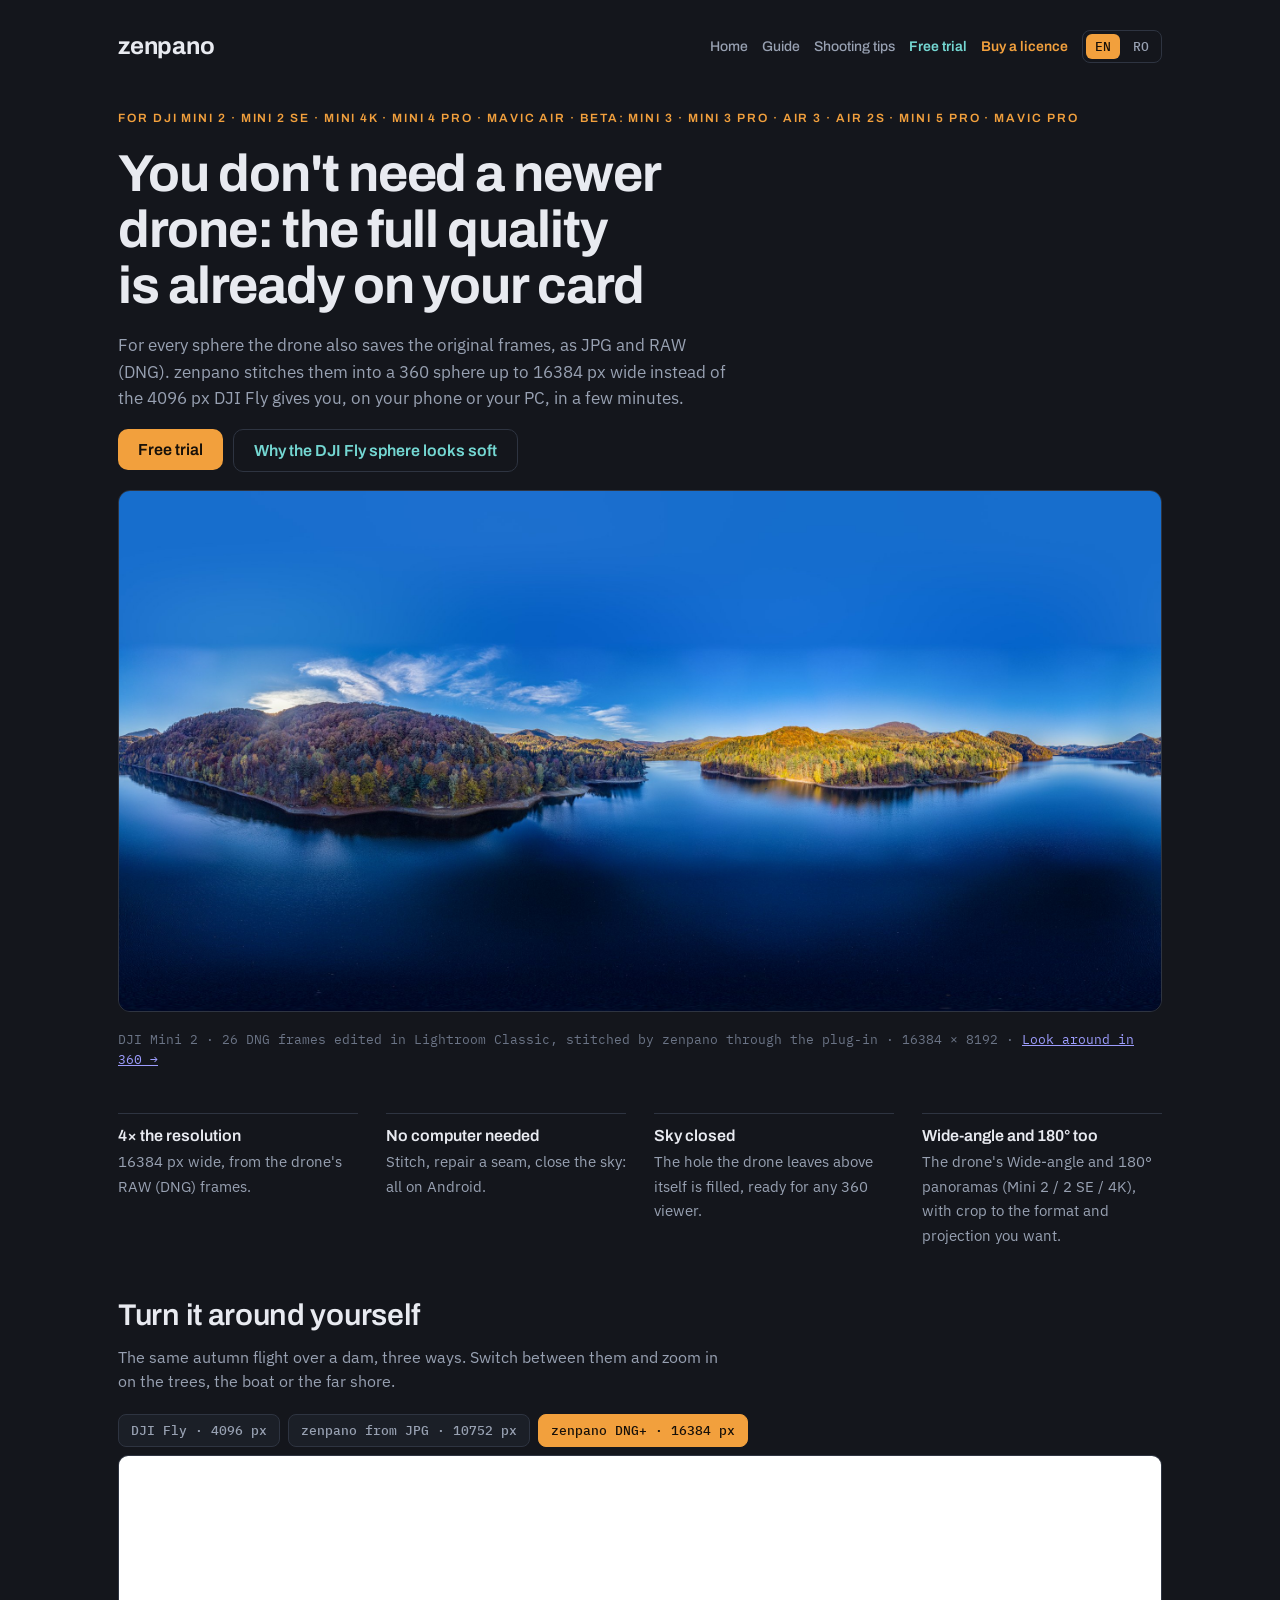
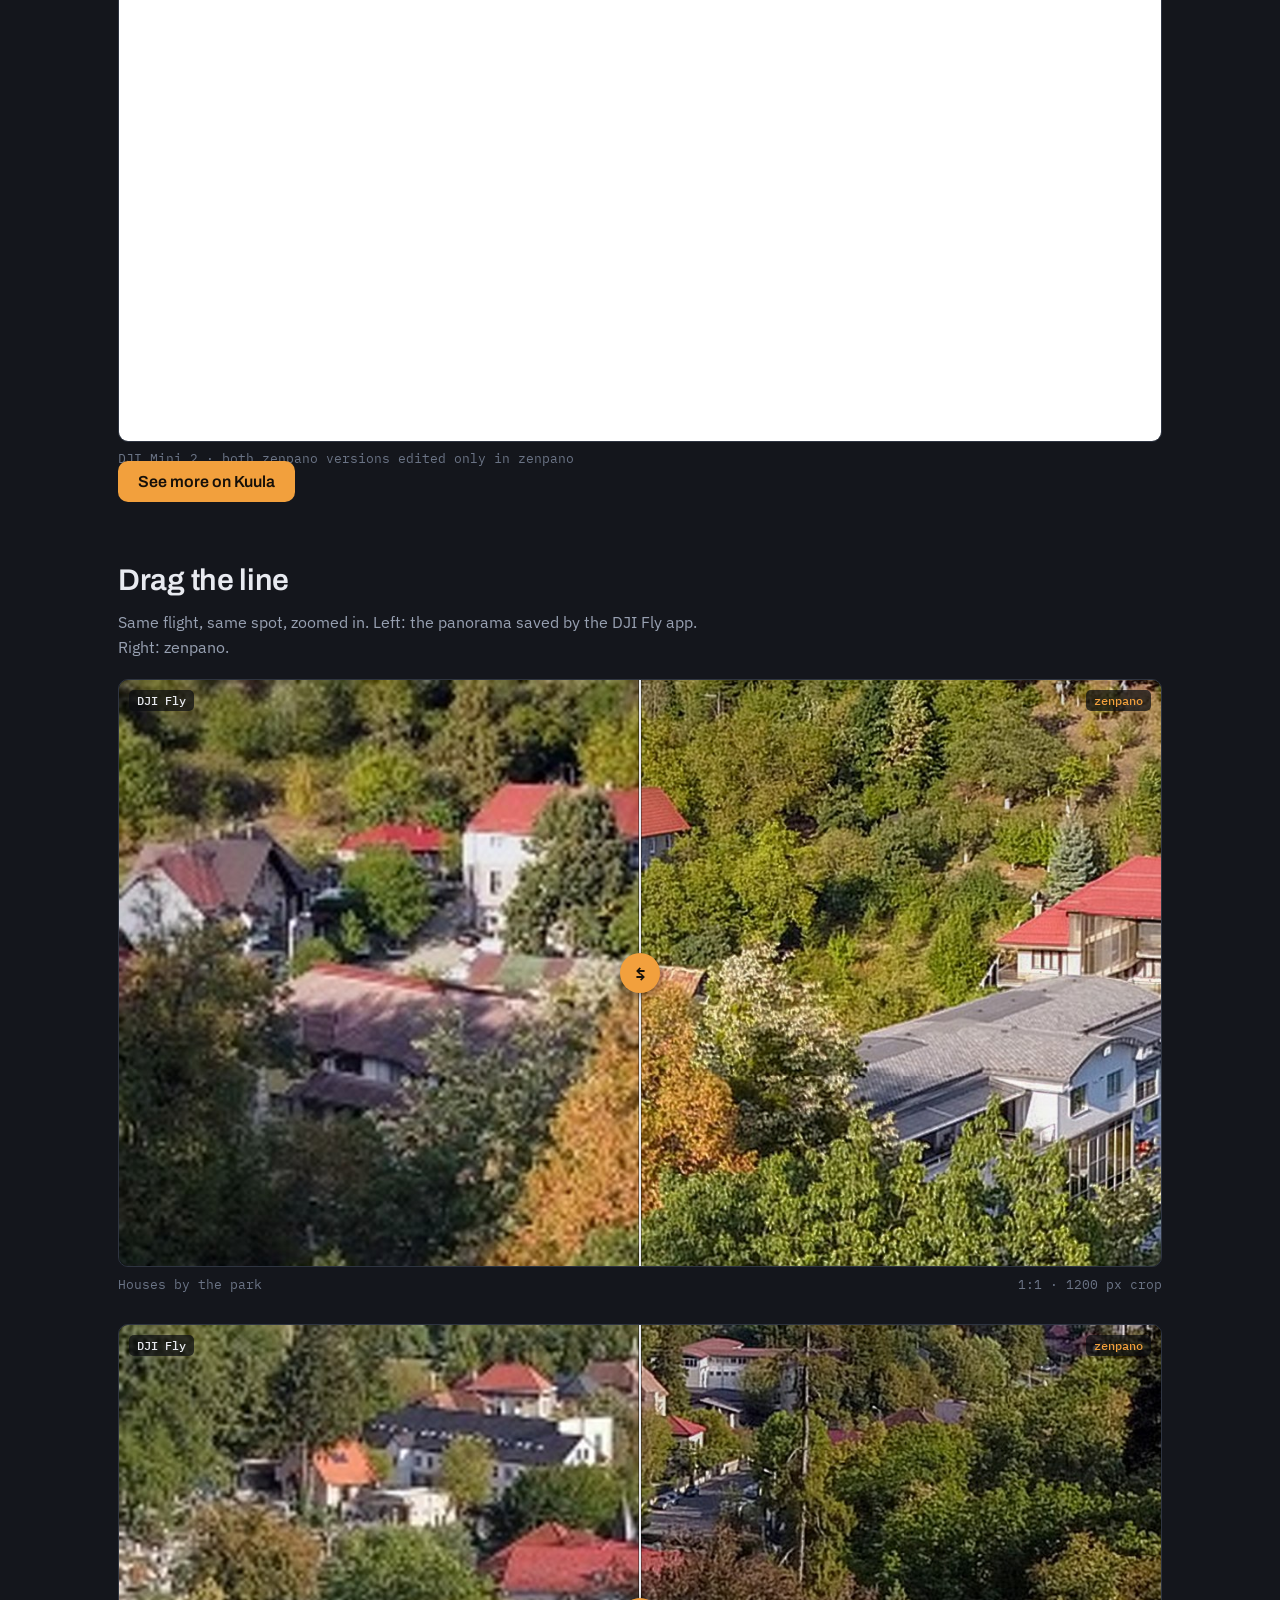
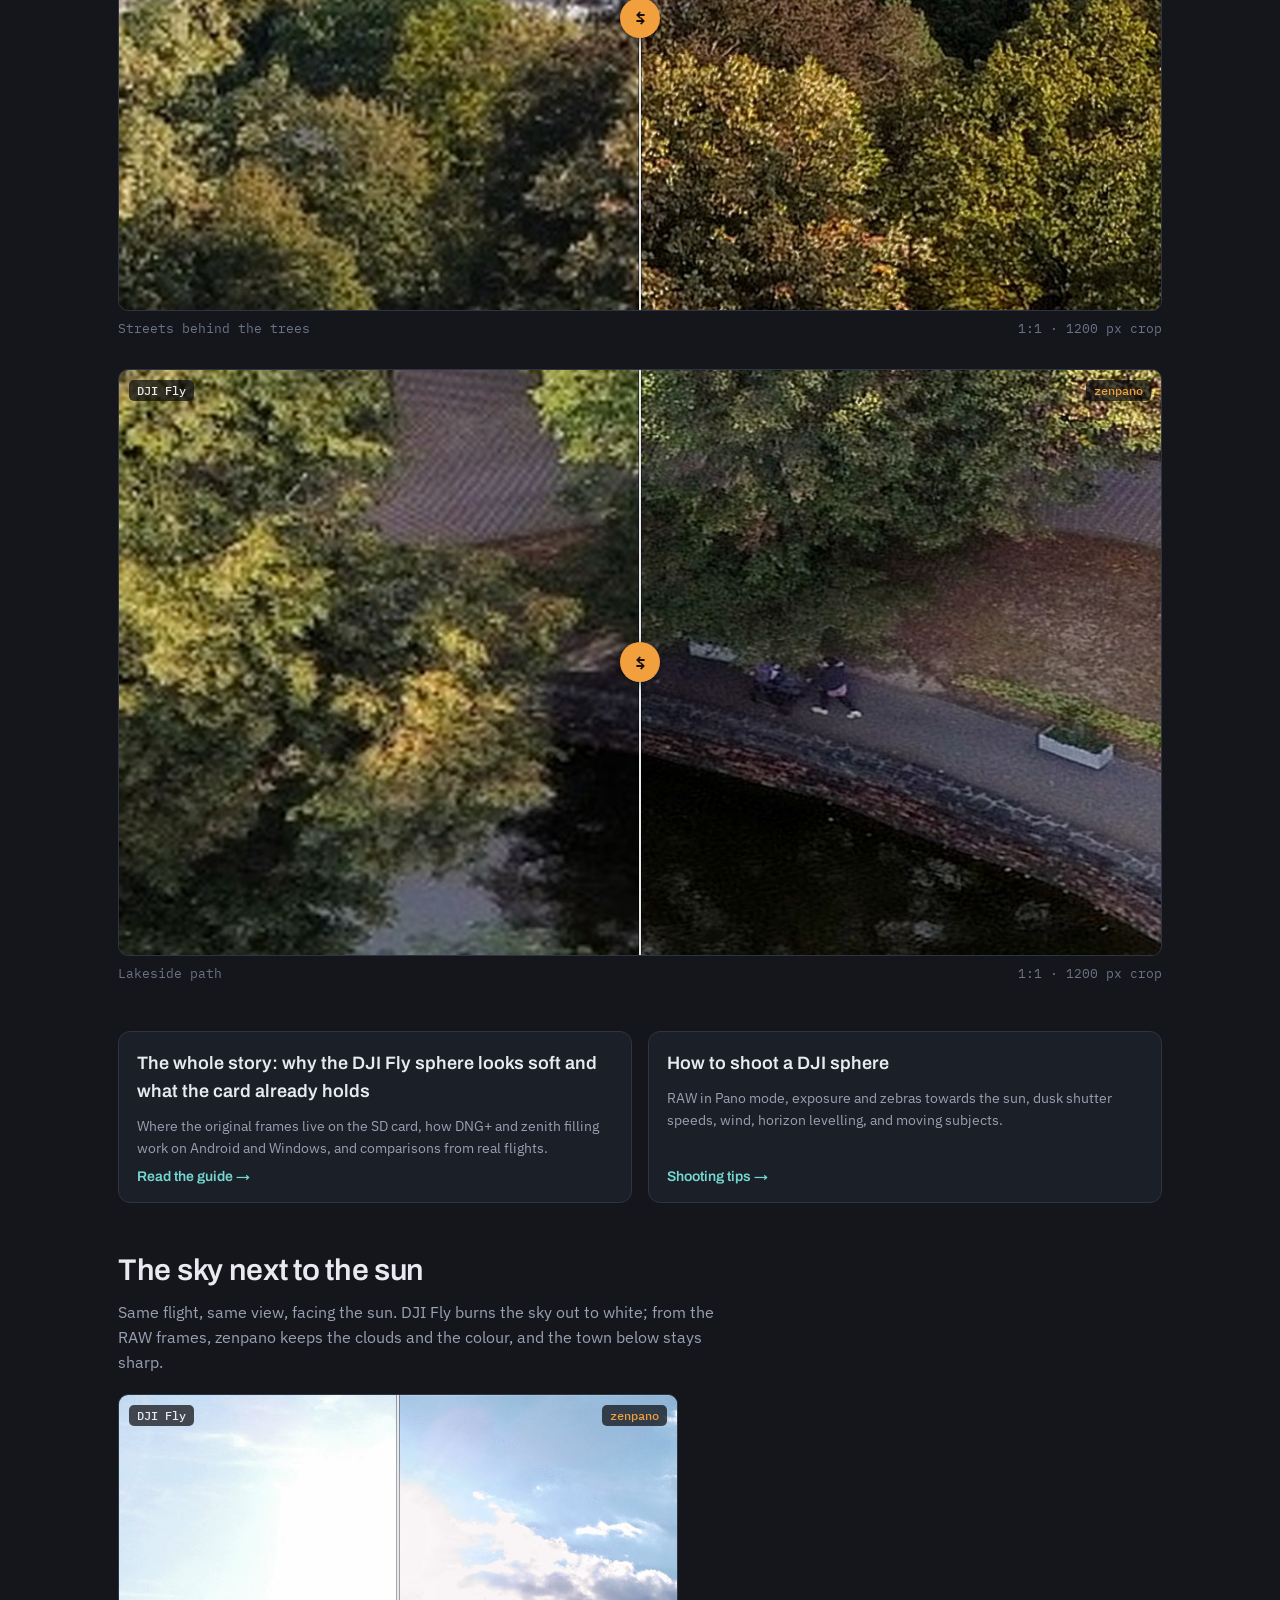
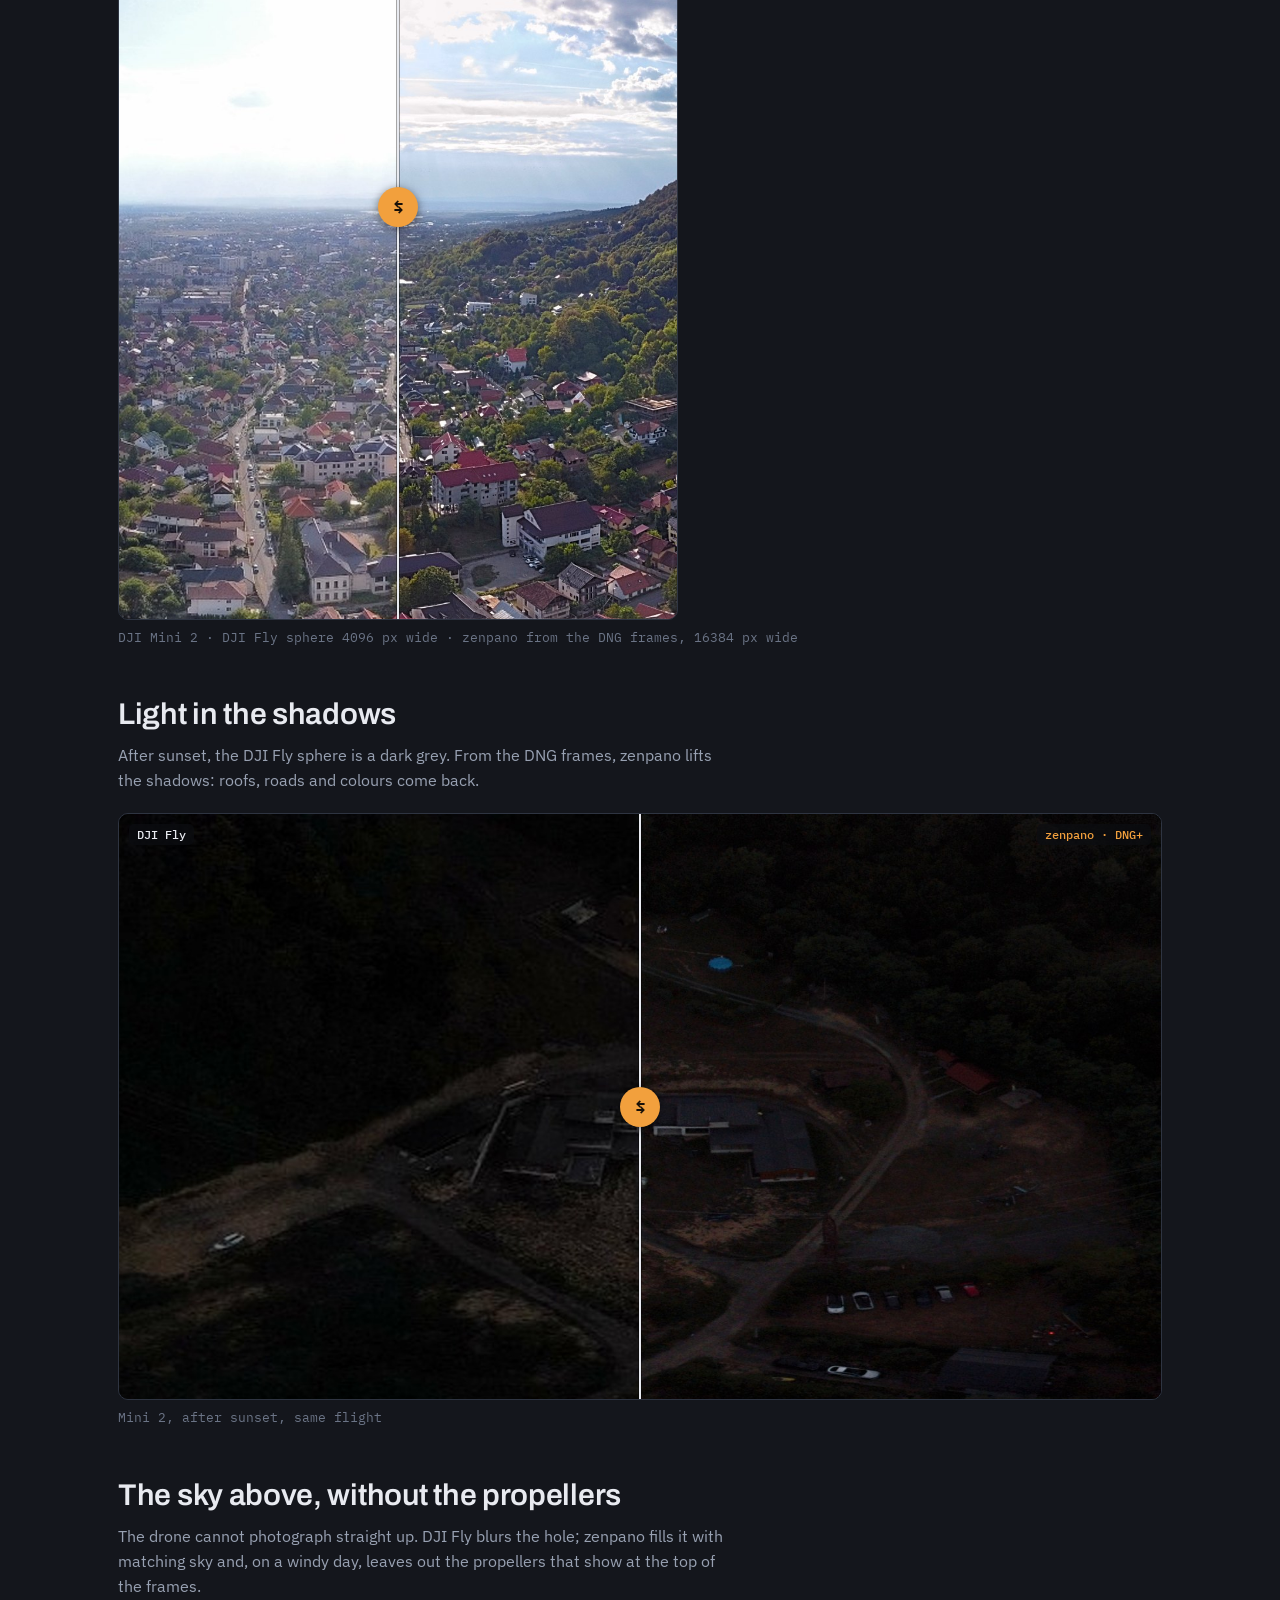
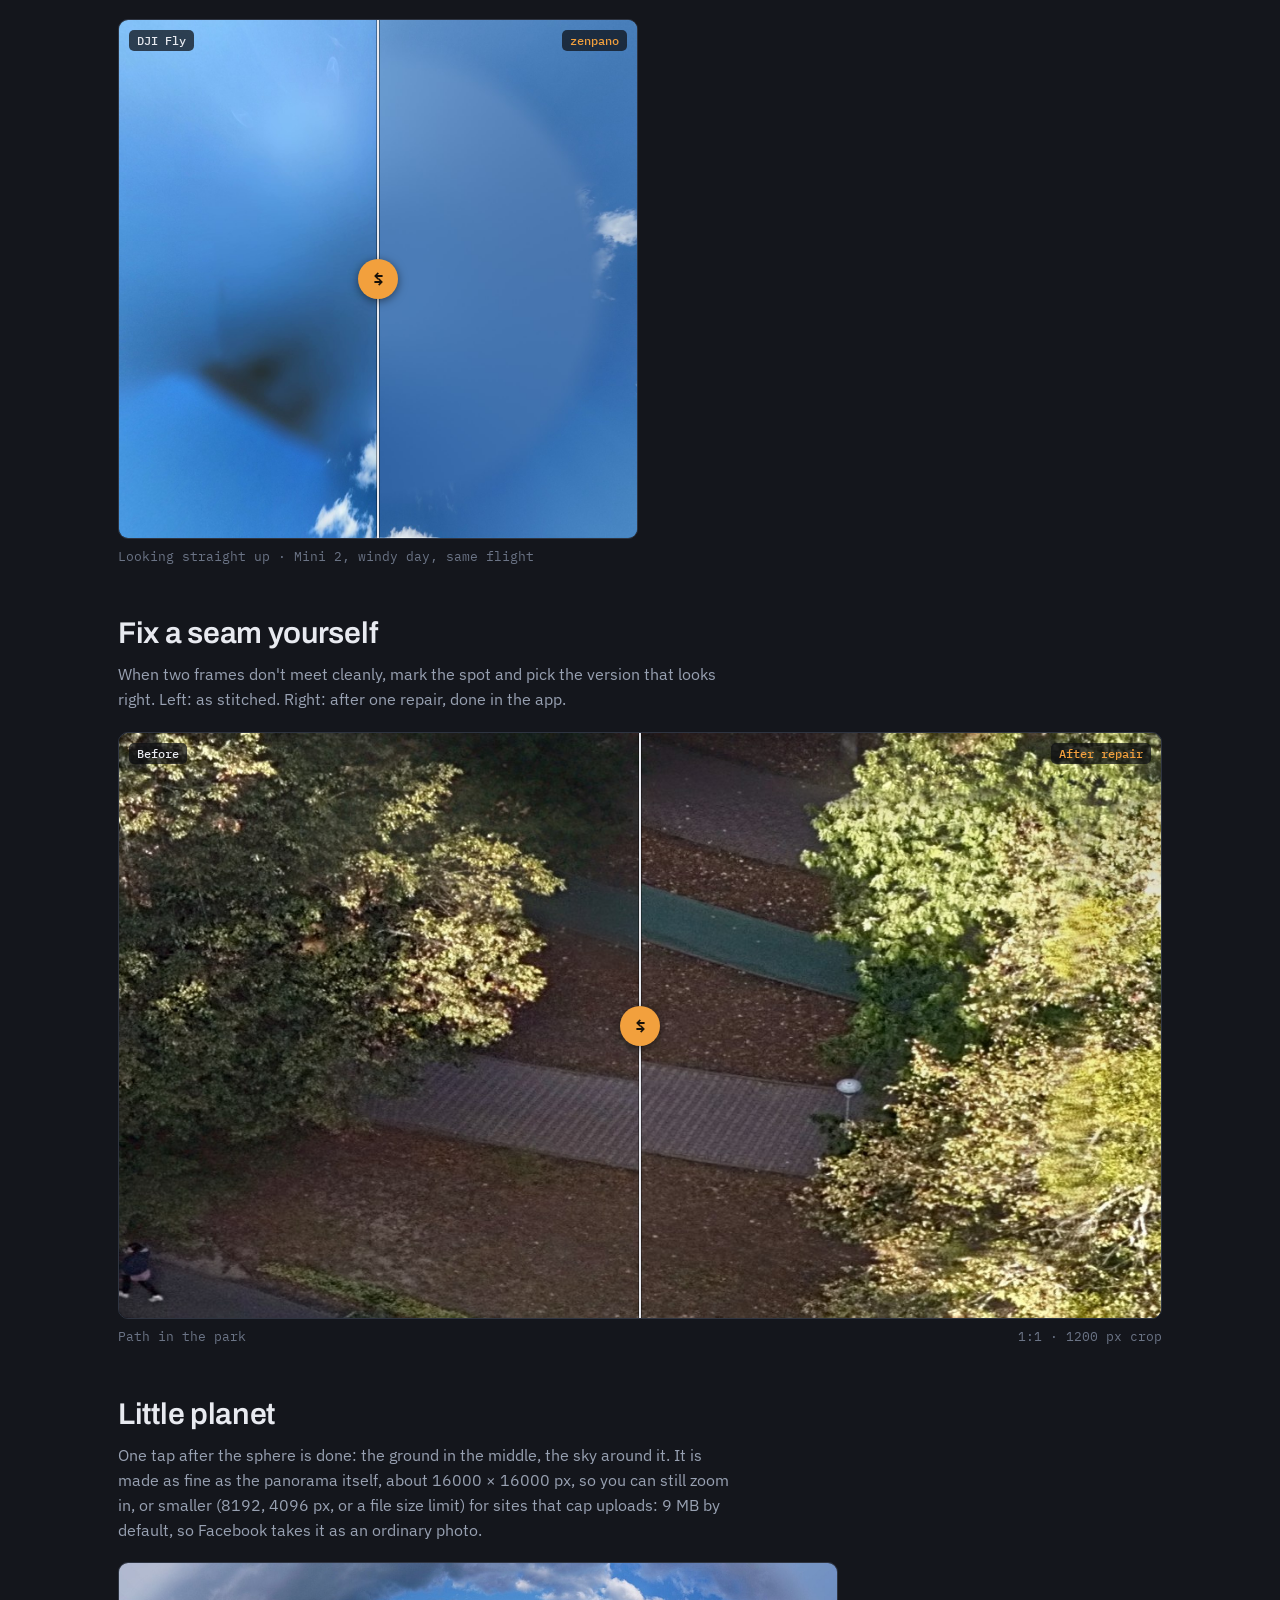
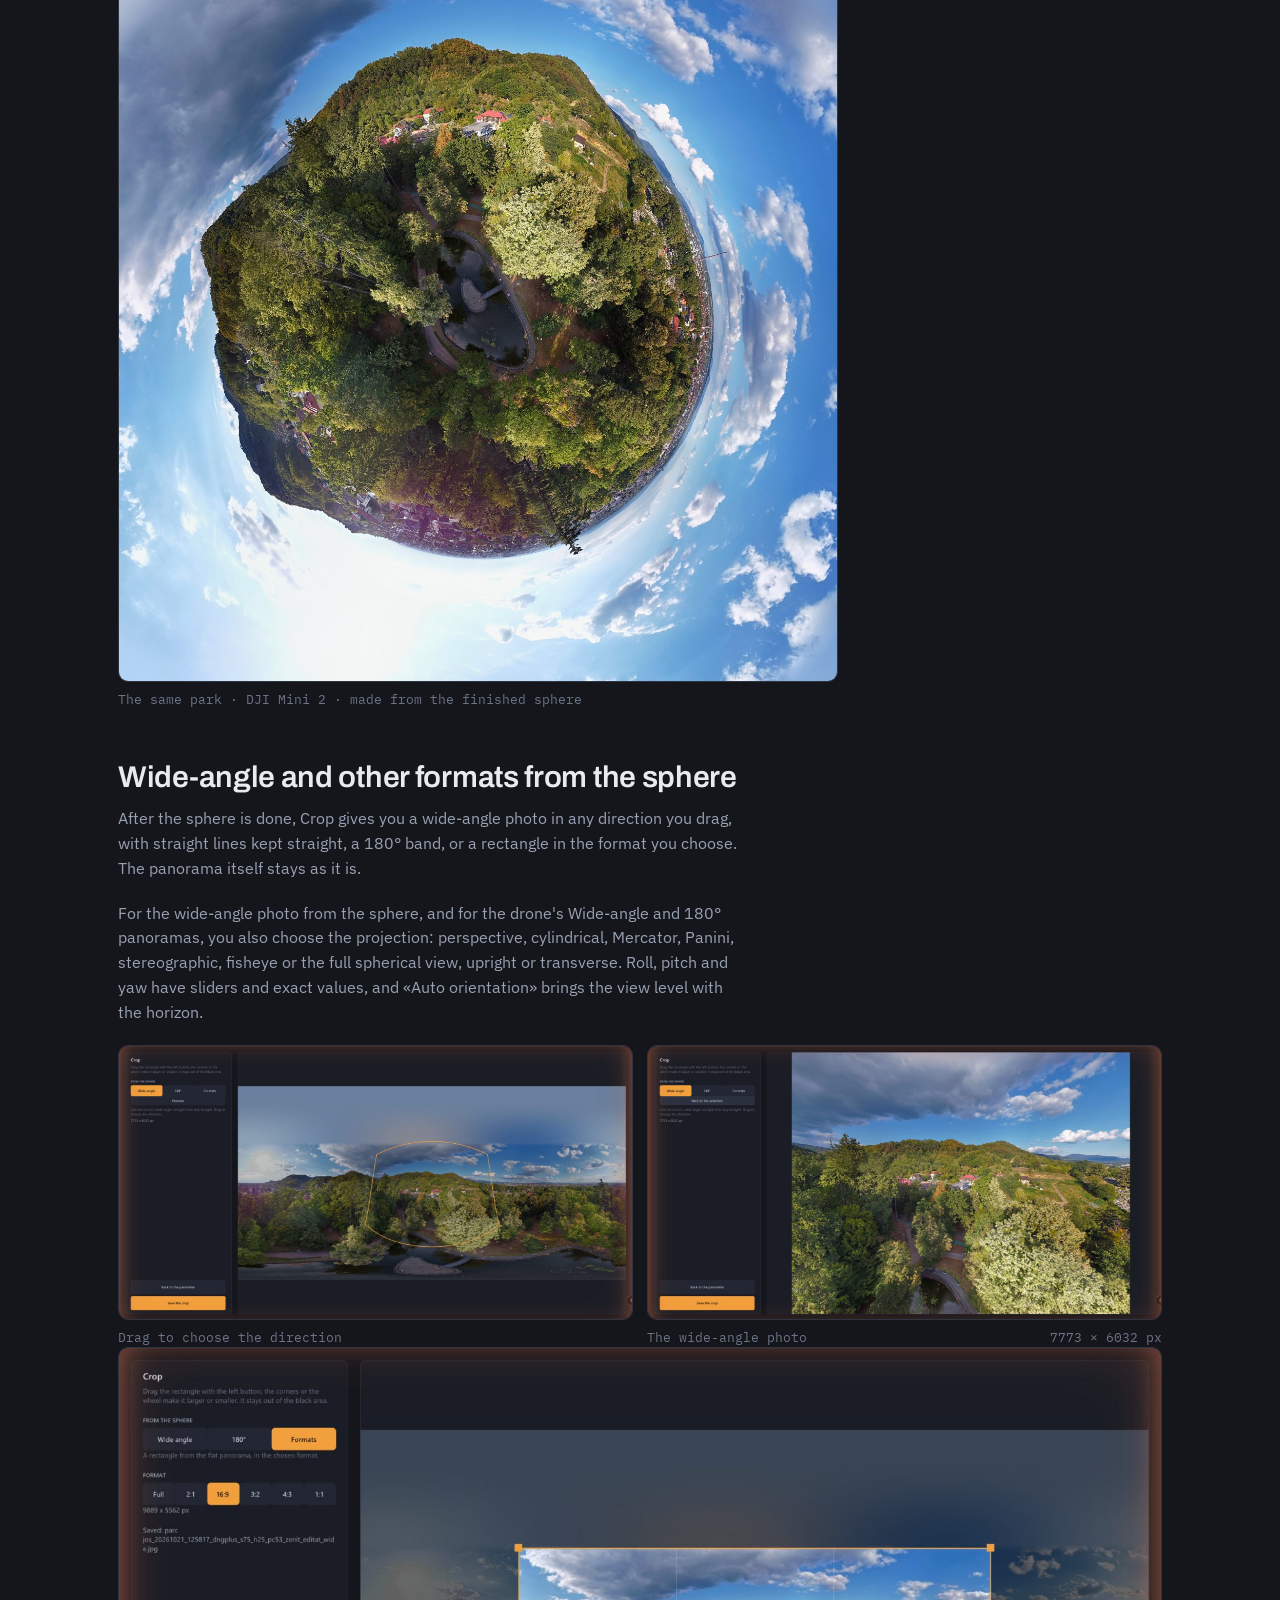
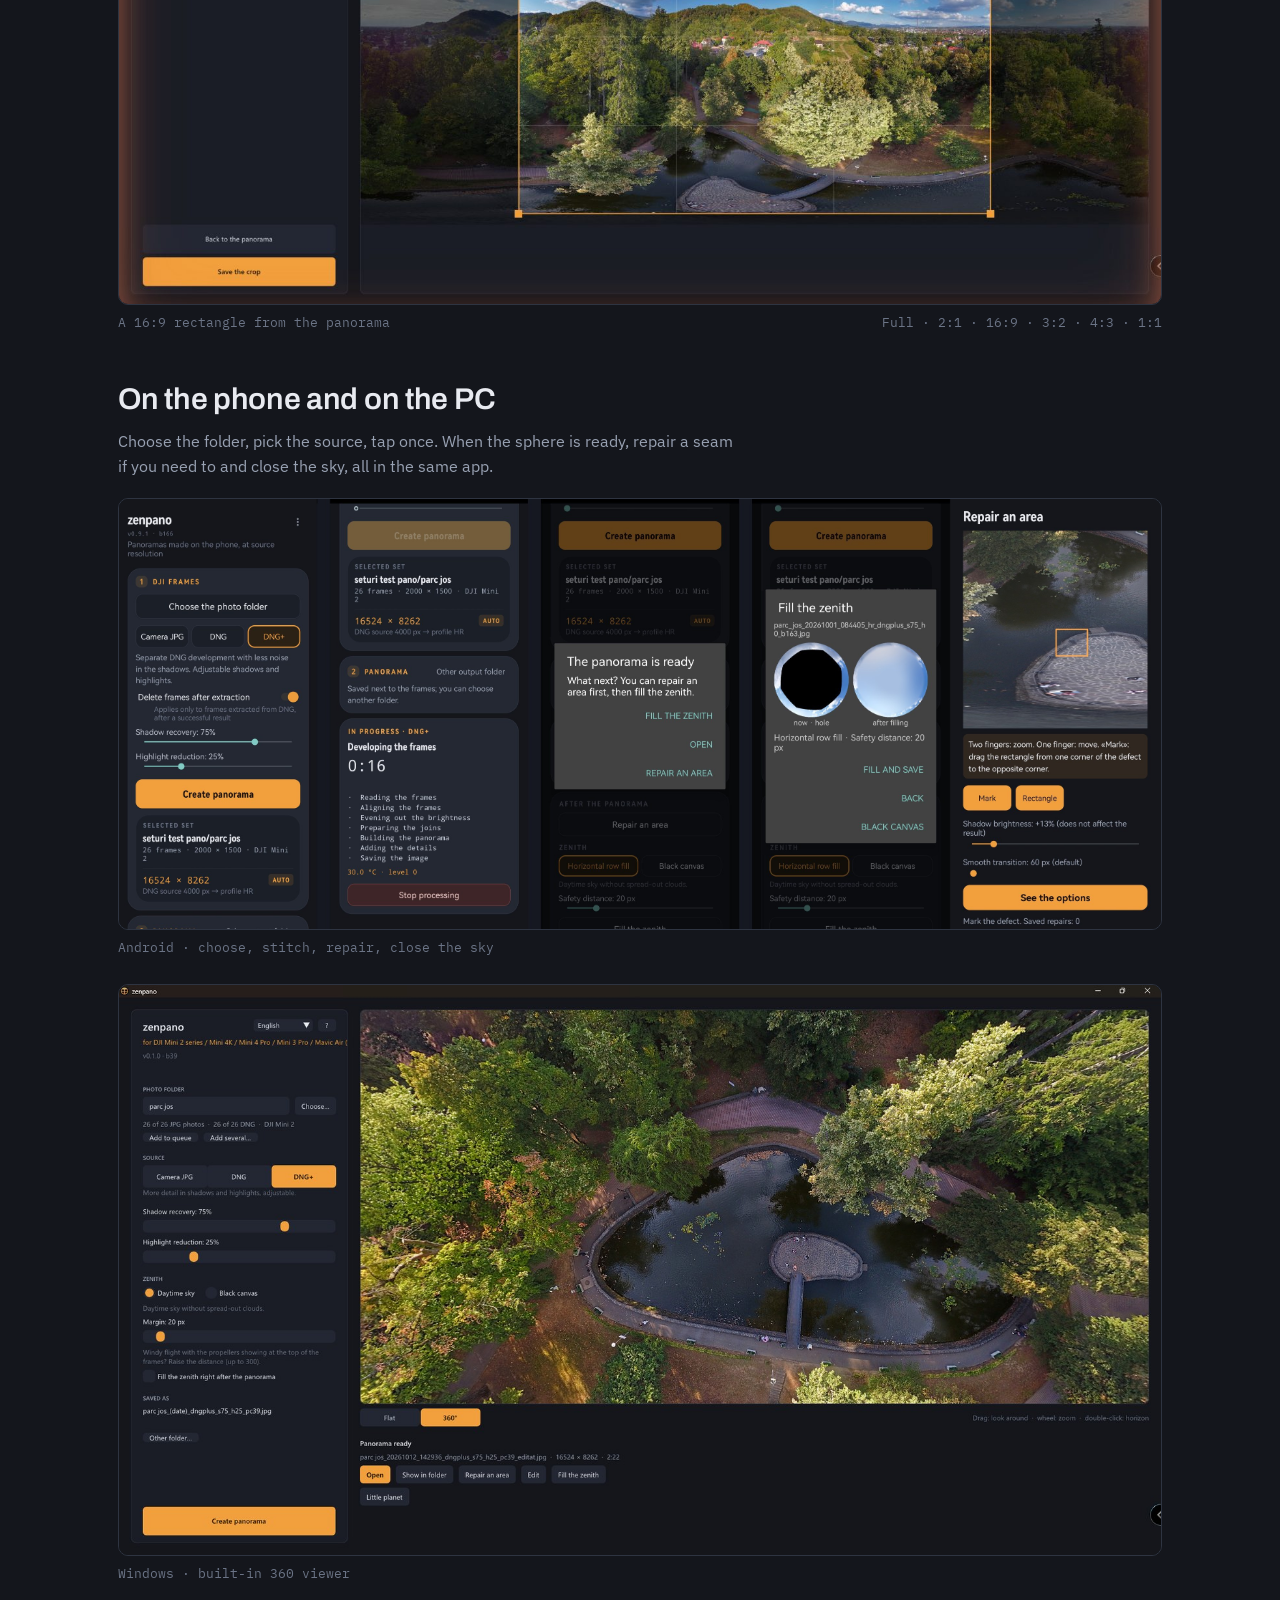
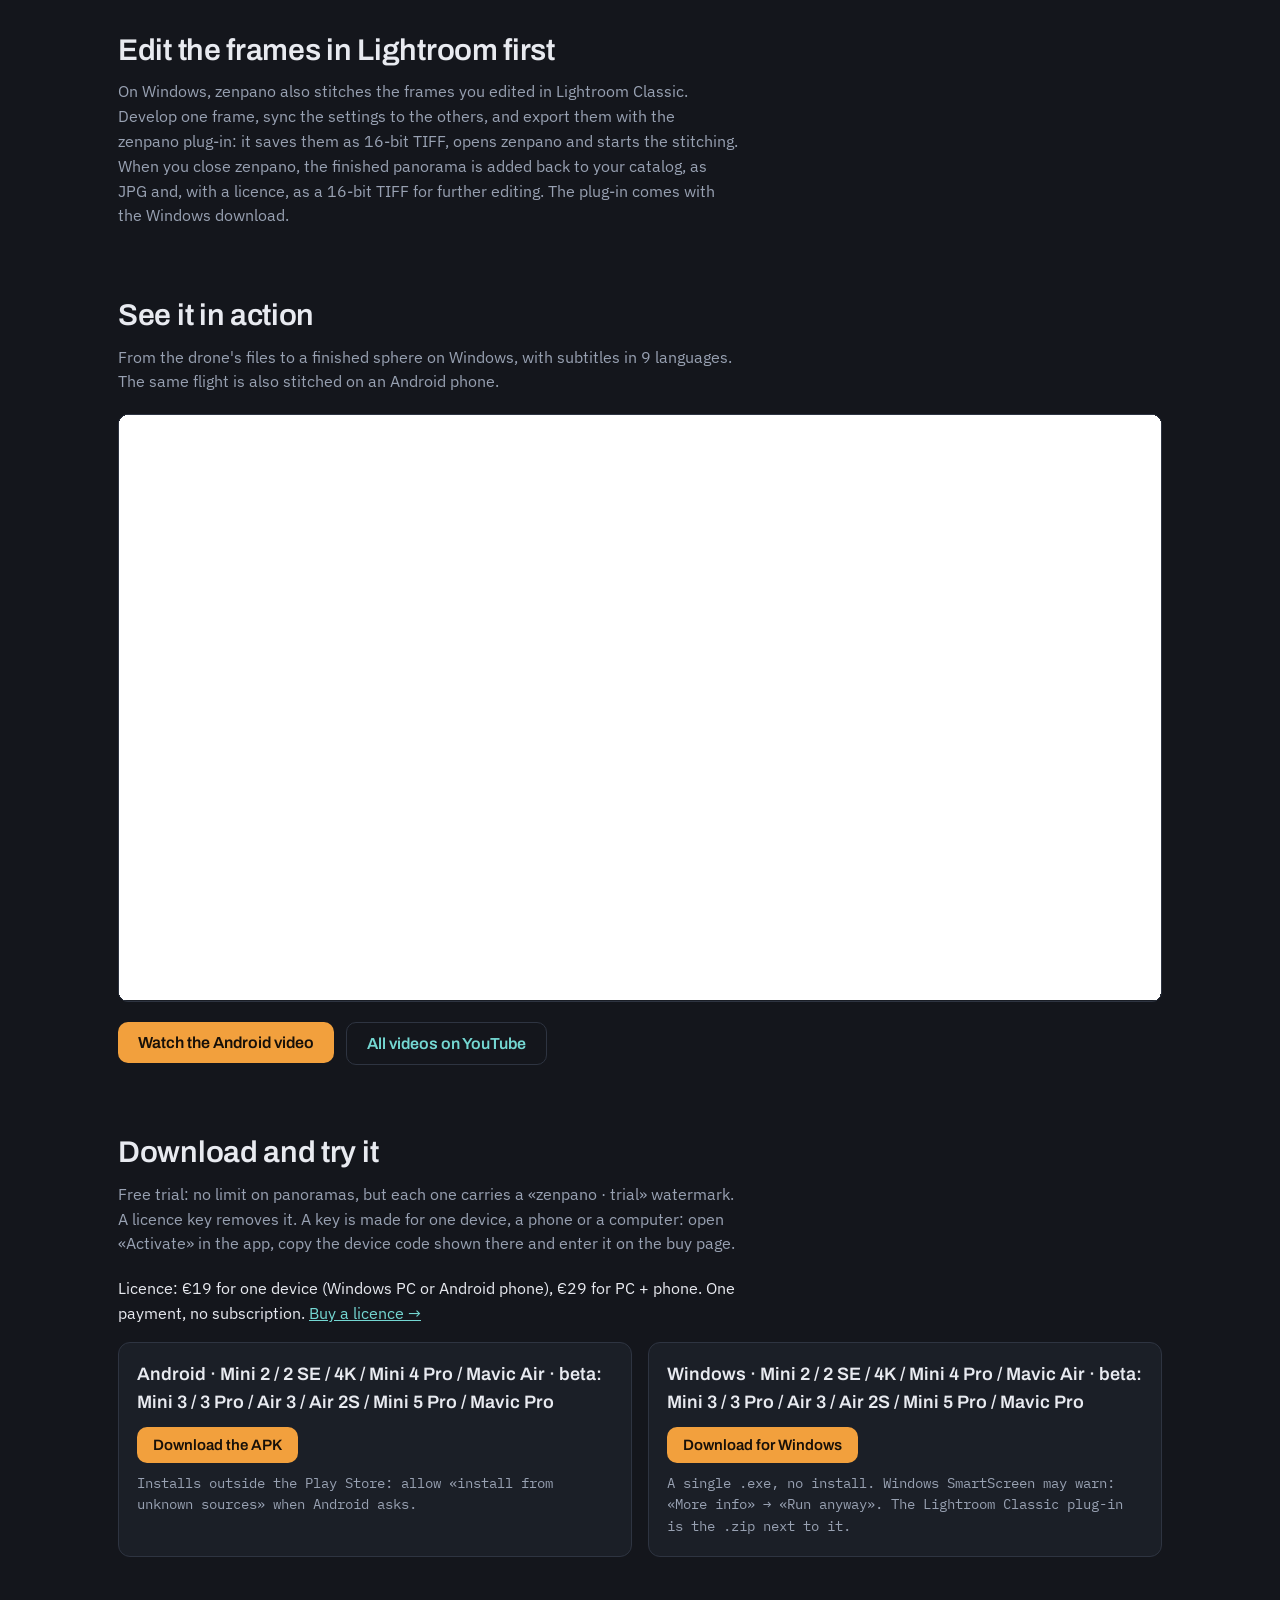
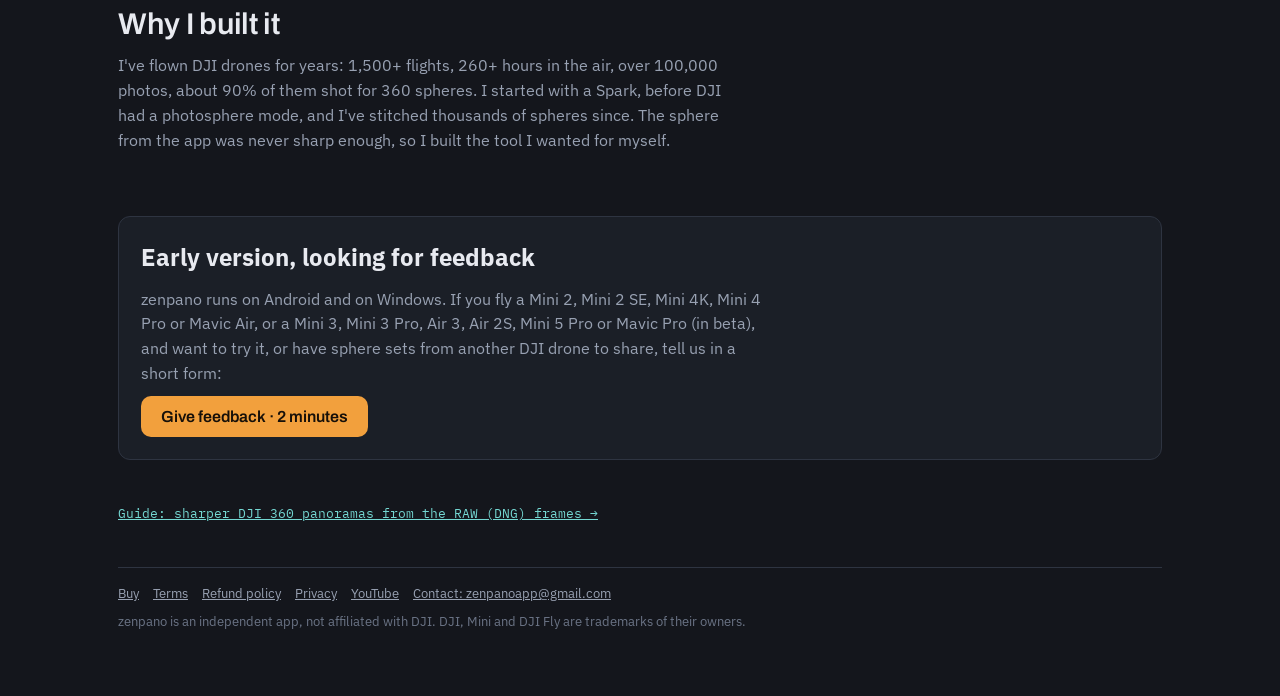
<file: index.html>
<!doctype html>
<html lang="en">
<head>
<meta charset="utf-8">
<meta name="viewport" content="width=device-width,initial-scale=1">
<meta name="description" content="zenpano: 360 panoramas from DJI Mini 2, Mini 4K, Mini 4 Pro, Mavic Air, Mini 3 Pro, Air 3, Air 2S, Mini 5 Pro and Mavic Pro photos (JPG or RAW DNG), on Android and Windows.">
<title>zenpano · DJI 360 panoramas from RAW (DNG) files, on Android and Windows</title>
<link rel="canonical" href="https://sebip.github.io/zenpano/">
<meta property="og:title" content="zenpano: 360 panoramas from your DJI drone's RAW files">
<meta property="og:description" content="360 panoramas from DJI Mini 2, Mini 4K, Mini 4 Pro, Mavic Air, Mini 3 Pro, Air 3, Air 2S, Mini 5 Pro and Mavic Pro photos (JPG or RAW DNG), on Android and Windows.">
<meta property="og:image" content="https://sebip.github.io/zenpano/img/pano.jpg">
<meta property="og:type" content="website">
<link rel="stylesheet" href="https://fonts.googleapis.com/css2?family=Archivo:wght@500;600;700&family=IBM+Plex+Mono:wght@400;500&family=IBM+Plex+Sans:wght@400;500;600&display=swap">
<style>
  /* Layout: one column, the panorama as the opener, then three drag-to-compare crops; same dusk palette as the app. */
  :root{
    color-scheme: dark;
    --ground:#14161c; --surface:#1b1f27; --line:#2e3441;
    --text:#e8eaf0; --dim:#98a1b2; --faint:#6b7486;
    --accent:#f2a03d; --teal:#74d7d2;
    --display:"Archivo","Helvetica Neue",Arial,sans-serif;
    --ui:"IBM Plex Sans",system-ui,-apple-system,sans-serif;
    --mono:"IBM Plex Mono",ui-monospace,Consolas,monospace;
  }
  *{box-sizing:border-box}
  body{background:var(--ground); color:var(--text); font-family:var(--ui); font-size:16px; line-height:1.55; margin:0}
  .wrap{max-width:1080px; margin:0 auto; padding-inline:18px; padding-block:28px 64px; display:flex; flex-direction:column; gap:44px}
  header{display:flex; align-items:center; justify-content:space-between; gap:12px}
  .brand{font-family:var(--display); font-weight:700; font-size:24px; letter-spacing:-.01em}
  .lang{display:flex; gap:4px; border:1px solid var(--line); border-radius:8px; padding:3px}
  .lang button{background:none; border:0; color:var(--dim); font:500 13px var(--mono); padding:4px 9px; border-radius:6px; cursor:pointer}
  .lang button[aria-pressed="true"]{background:var(--accent); color:#171009}
  .lang button:focus-visible,.cmp:focus-visible{outline:2px solid var(--teal); outline-offset:2px}
  .hright{display:flex; align-items:center; gap:14px; flex-wrap:wrap; justify-content:flex-end}
  header nav{display:flex; align-items:center; gap:14px; flex-wrap:wrap}
  header nav a{color:var(--dim); font:500 14px var(--display); text-decoration:none}
  header nav a:hover,header nav a:focus-visible{color:var(--text); text-decoration:underline}
  header nav a.triallink{color:var(--teal); font-weight:600}
  header nav a.buylink{color:var(--accent); font-weight:600}
  a.linkcard{text-decoration:none; color:var(--text)}
  a.linkcard:hover,a.linkcard:focus-visible{border-color:var(--teal); outline:none}
  .cardlink{color:var(--teal); font:600 14px var(--display); margin-top:auto}
  .price-line{color:var(--text); margin:0 0 16px; max-width:62ch}
  footer nav{display:flex; gap:14px; flex-wrap:wrap; margin-bottom:8px}
  footer nav a{color:var(--dim)}

  .hero{display:flex; flex-direction:column; gap:18px}
  .kicker{font-family:var(--display); font-weight:600; font-size:12px; letter-spacing:.16em; text-transform:uppercase; color:var(--accent)}
  h1{font-family:var(--display); font-weight:700; font-size:clamp(30px,5.2vw,52px); line-height:1.08; letter-spacing:-.02em; margin:0; text-wrap:balance; max-width:20ch}
  .lede{color:var(--dim); font-size:17px; max-width:62ch; margin:0}
  a.pano{display:block}
  .pano{border-radius:12px; overflow:hidden; border:1px solid var(--line); aspect-ratio:2/1; max-width:100%; background:var(--surface)}
  .pano img{display:block; width:100%; height:100%; object-fit:cover}
  .cap{font-family:var(--mono); font-size:12.5px; color:var(--faint); margin:0}

  .facts{display:grid; grid-template-columns:repeat(auto-fit,minmax(200px,1fr)); gap:14px 28px}
  .fact{border-top:1px solid var(--line); padding-top:10px; min-width:0}
  .fact b{display:block; font-family:var(--display); font-weight:600; font-size:16px}
  .fact span{color:var(--dim); font-size:14.5px}

  section h2{font-family:var(--display); font-weight:600; font-size:clamp(22px,3.2vw,30px); margin:0 0 6px; letter-spacing:-.01em; text-wrap:balance}
  section > p{color:var(--dim); margin:0 0 20px; max-width:62ch}
  .list{display:flex; flex-direction:column; gap:30px}
  figure{margin:0; display:flex; flex-direction:column; gap:8px}

  /* drag-to-compare: zenpano sits on top and is clipped from the left edge to the handle */
  .cmp{position:relative; aspect-ratio:16/9; max-width:100%; border-radius:10px; overflow:hidden; border:1px solid var(--line);
       touch-action:pan-y; user-select:none; cursor:ew-resize; --x:50%}
  .cmp img{position:absolute; inset:0; width:100%; height:100%; object-fit:cover; pointer-events:none}
  .cmp .top{clip-path:inset(0 0 0 var(--x))}
  .cmp.tall{aspect-ratio:950/1400; max-width:min(100%,560px)}
  .cmp .bar{position:absolute; top:0; bottom:0; left:var(--x); width:2px; margin-left:-1px; background:var(--text); box-shadow:0 0 0 1px rgba(0,0,0,.35)}
  .cmp .knob{position:absolute; top:50%; left:var(--x); width:40px; height:40px; margin:-20px 0 0 -20px; border-radius:50%;
             background:var(--accent); color:#171009; display:grid; place-items:center; font:700 15px var(--mono); box-shadow:0 2px 10px rgba(0,0,0,.5)}
  .tag{position:absolute; top:10px; font:500 12px var(--mono); padding:3px 8px; border-radius:5px; background:rgba(12,13,17,.72); color:var(--text)}
  .tag.l{left:10px} .tag.r{right:10px; color:var(--accent)}
  .shots{display:flex; flex-direction:column; gap:26px}
  .shot{display:block; width:100%; max-width:100%; border-radius:10px; border:1px solid var(--line); background:var(--surface)}
  .shot.planet{max-width:min(100%,720px); height:auto; aspect-ratio:1/1}
  .pair{display:grid; grid-template-columns:repeat(auto-fit,minmax(min(100%,340px),1fr)); gap:14px}
  .pair figure{min-width:0}
  .shot.crop{height:auto}
  figcaption{display:flex; justify-content:space-between; gap:12px; flex-wrap:wrap; font-family:var(--mono); font-size:12.5px; color:var(--faint)}

  .cta{border:1px solid var(--line); border-radius:12px; padding:22px; display:flex; flex-direction:column; gap:10px; background:var(--surface)}
  .cta h2{margin:0}
  .kframe{width:100%; aspect-ratio:16/9; border:1px solid var(--line); border-radius:10px; background:var(--surface)}
  .dl{display:grid; grid-template-columns:repeat(auto-fit,minmax(230px,1fr)); gap:16px; margin-top:4px}
  .dlcard{border:1px solid var(--line); border-radius:12px; padding:18px; background:var(--surface); display:flex; flex-direction:column; gap:10px; min-width:0}
  .dlcard h3{font-family:var(--display); font-weight:600; font-size:18px; margin:0}
  .dlcard p{margin:0; color:var(--dim); font-size:14px}
  .dlcard .btn{font-size:15px; padding:10px 16px}
  .warn{color:var(--faint); font-size:12.5px; font-family:var(--mono)}
  .cta p{margin:0; color:var(--dim); max-width:62ch}
  .btn{align-self:flex-start; background:var(--accent); color:#171009; font:600 16px var(--display); text-decoration:none; padding:12px 20px; border-radius:10px}
  .btn:focus-visible{outline:2px solid var(--teal); outline-offset:2px}
  footer{color:var(--faint); font-size:13px; border-top:1px solid var(--line); padding-top:16px}
  @media (prefers-reduced-motion:no-preference){ .cmp .bar,.cmp .knob,.cmp .top{transition:none} }
  .herobtns{display:flex; gap:10px; flex-wrap:wrap; margin:0}
  .btn.ghost{background:none; color:var(--teal); border:1px solid var(--line)}
  .ktabs{display:flex; gap:8px; flex-wrap:wrap; margin:10px 0 8px}
  .ktabs button{font:500 13px var(--mono); padding:7px 12px; border-radius:8px; border:1px solid var(--line); background:var(--surface); color:var(--dim); cursor:pointer}
  .ktabs button[aria-pressed=true]{background:var(--accent); color:#171009; border-color:var(--accent)}
  .cmp.sq{aspect-ratio:1/1; max-width:min(100%,520px)}
</style>
</head>
<body>

<div class="wrap">
  <header>
    <div class="brand">zenpano</div>
    <div class="hright">
      <nav aria-label="Primary">
        <a href="./" data-t="nhome" aria-current="page">Home</a>
        <a href="dji-360-panorama.html" data-t="nguide">Guide</a>
        <a href="dji-360-settings.html" data-t="ntips">Shooting tips</a>
        <a class="triallink" href="#download" data-t="ntrial">Free trial</a>
        <a class="buylink" href="buy.html" data-t="nbuy">Buy a licence</a>
      </nav>
      <div class="lang" role="group" aria-label="Language">
        <button type="button" id="lang-en" data-lang="en" aria-pressed="true">EN</button>
        <button type="button" id="lang-ro" data-lang="ro" aria-pressed="false">RO</button>
      </div>
    </div>
  </header>

  <div class="hero">
    <div class="kicker" data-t="kicker">For DJI Mini 2 · Mini 2 SE · Mini 4K · Mini 4 Pro · Mavic Air · beta: Mini 3 · Mini 3 Pro · Air 3 · Air 2S · Mini 5 Pro · Mavic Pro</div>
    <h1 data-t="h1">You don't need a newer drone: the full quality is already on your card</h1>
    <p class="lede" data-t="lede">For every sphere the drone also saves the original frames, as JPG and RAW (DNG). zenpano stitches them into a 360 sphere up to 16384 px wide instead of the 4096 px DJI Fly gives you, on your phone or your PC, in a few minutes.</p>
    <p class="herobtns"><a class="btn" href="#download" data-t="hb1">Free trial</a> <a class="btn ghost" href="dji-360-panorama.html" data-t="hb2">Why the DJI Fly sphere looks soft</a></p>
    <a class="pano" href="https://kuula.co/post/LjRVK" target="_blank" rel="noopener"><img src="img/pano_0425.jpg" width="2400" height="1200" alt="360 panorama of a reservoir in autumn: forested hills around still water, blue sky closed above"></a>
    <p class="cap"><span data-t="cap1">DJI Mini 2 · 26 DNG frames edited in Lightroom Classic, stitched by zenpano through the plug-in · 16384 × 8192</span> · <a href="https://kuula.co/post/LjRVK" target="_blank" rel="noopener" data-t="cap2">Look around in 360 →</a></p>
  </div>

  <div class="facts">
    <div class="fact"><b data-t="f1h">4× the resolution</b><span data-t="f1">16384 px wide, from the drone's RAW (DNG) frames.</span></div>
    <div class="fact"><b data-t="f2h">No computer needed</b><span data-t="f2">Stitch, repair a seam, close the sky: all on Android.</span></div>
    <div class="fact"><b data-t="f3h">Sky closed</b><span data-t="f3">The hole the drone leaves above itself is filled, ready for any 360 viewer.</span></div>
    <div class="fact"><b data-t="f4h">Wide-angle and 180° too</b><span data-t="f4">The drone's Wide-angle and 180° panoramas (Mini 2 / 2 SE / 4K), with crop to the format and projection you want.</span></div>
  </div>

  <section id="look">
    <h2 data-t="kh">Turn it around yourself</h2>
    <p data-t="kp">The same autumn flight over a dam, three ways. Switch between them and zoom in on the trees, the boat or the far shore.</p>
    <div class="ktabs" role="group" aria-label="Choose the version">
      <button type="button" data-k="Lj32Y" aria-pressed="false">DJI Fly · 4096 px</button>
      <button type="button" data-k="Lj32C" aria-pressed="false" data-t="kt2">zenpano from JPG · 10752 px</button>
      <button type="button" data-k="Lj32z" aria-pressed="true">zenpano DNG+ · 16384 px</button>
    </div>
    <iframe id="kview" class="kframe" src="https://kuula.co/share/Lj32z" title="The autumn dam sphere on Kuula" loading="lazy" allow="fullscreen; accelerometer; gyroscope; xr-spatial-tracking" allowfullscreen></iframe>
    <p class="cap" data-t="kc">DJI Mini 2 · both zenpano versions edited only in zenpano</p>
    <p><a class="btn" href="https://kuula.co/profile/Zenpano" target="_blank" rel="noopener" data-t="kb">See more on Kuula</a></p>
  </section>

  <section>
    <h2 data-t="h2">Drag the line</h2>
    <p data-t="p2">Same flight, same spot, zoomed in. Left: the panorama saved by the DJI Fly app. Right: zenpano.</p>
    <div class="list">
      <figure>
        <div class="cmp" tabindex="0" role="slider" aria-label="Compare: houses" aria-valuemin="0" aria-valuemax="100" aria-valuenow="50">
          <img src="img/case_fly.jpg" alt="Houses by the park in the DJI Fly panorama, soft when zoomed">
          <img class="top" src="img/case_zen.jpg" alt="The same houses in zenpano, roof tiles and windows sharp">
          <span class="tag l">DJI Fly</span><span class="tag r">zenpano</span>
          <div class="bar"></div><div class="knob">⇆</div>
        </div>
        <figcaption><span data-t="c1">Houses by the park</span><span>1:1 · 1200 px crop</span></figcaption>
      </figure>
      <figure>
        <div class="cmp" tabindex="0" role="slider" aria-label="Compare: town" aria-valuemin="0" aria-valuemax="100" aria-valuenow="50">
          <img src="img/oras_fly.jpg" alt="Town and trees in the DJI Fly panorama">
          <img class="top" src="img/oras_zen.jpg" alt="The same town in zenpano, with streets and cars visible">
          <span class="tag l">DJI Fly</span><span class="tag r">zenpano</span>
          <div class="bar"></div><div class="knob">⇆</div>
        </div>
        <figcaption><span data-t="c2">Streets behind the trees</span><span>1:1 · 1200 px crop</span></figcaption>
      </figure>
      <figure>
        <div class="cmp" tabindex="0" role="slider" aria-label="Compare: lake" aria-valuemin="0" aria-valuemax="100" aria-valuenow="50">
          <img src="img/lac_fly.jpg" alt="Lakeside path in the DJI Fly panorama, people blurred">
          <img class="top" src="img/lac_zen.jpg" alt="The same path in zenpano, two people and a bench clearly visible">
          <span class="tag l">DJI Fly</span><span class="tag r">zenpano</span>
          <div class="bar"></div><div class="knob">⇆</div>
        </div>
        <figcaption><span data-t="c3">Lakeside path</span><span>1:1 · 1200 px crop</span></figcaption>
      </figure>
    </div>
  </section>

  <div class="dl">
    <a class="dlcard linkcard" href="dji-360-panorama.html">
      <h3 data-t="g1h">The whole story: why the DJI Fly sphere looks soft and what the card already holds</h3>
      <p data-t="g1p">Where the original frames live on the SD card, how DNG+ and zenith filling work on Android and Windows, and comparisons from real flights.</p>
      <span class="cardlink" data-t="g1a">Read the guide →</span>
    </a>
    <a class="dlcard linkcard" href="dji-360-settings.html">
      <h3 data-t="g2h">How to shoot a DJI sphere</h3>
      <p data-t="g2p">RAW in Pano mode, exposure and zebras towards the sun, dusk shutter speeds, wind, horizon levelling, and moving subjects.</p>
      <span class="cardlink" data-t="g2a">Shooting tips →</span>
    </a>
  </div>

  <section>
    <h2 data-t="sunh">The sky next to the sun</h2>
    <p data-t="sunp">Same flight, same view, facing the sun. DJI Fly burns the sky out to white; from the RAW frames, zenpano keeps the clouds and the colour, and the town below stays sharp.</p>
    <figure>
      <div class="cmp tall" tabindex="0" role="slider" aria-label="Compare: sky next to the sun" aria-valuemin="0" aria-valuemax="100" aria-valuenow="50">
        <img src="img/soare_fly.jpg" width="950" height="1400" loading="lazy" alt="Town below a hill with the sun above it in the DJI Fly sphere: the sky around the sun is plain white">
        <img class="top" src="img/soare_zen.jpg" width="950" height="1400" loading="lazy" alt="The same view in zenpano: blue sky, clouds around the sun and sharp houses">
        <span class="tag l">DJI Fly</span><span class="tag r">zenpano</span>
        <div class="bar"></div><div class="knob">⇆</div>
      </div>
      <figcaption><span data-t="sunc">DJI Mini 2 · DJI Fly sphere 4096 px wide · zenpano from the DNG frames, 16384 px wide</span></figcaption>
    </figure>
  </section>
  <section>
    <h2 data-t="shh">Light in the shadows</h2>
    <p data-t="shp">After sunset, the DJI Fly sphere is a dark grey. From the DNG frames, zenpano lifts the shadows: roofs, roads and colours come back.</p>
    <figure><div class="cmp " tabindex="0" role="slider" aria-valuemin="0" aria-valuemax="100" aria-valuenow="50"><img src="img/umbre_fly.jpg" loading="lazy" alt="Farm buildings after sunset in the DJI Fly sphere, dark grey"><img class="top" src="img/umbre_zen.jpg" loading="lazy" alt="The same place in zenpano from the DNG frames with the shadows lifted"><span class="tag l">DJI Fly</span><span class="tag r">zenpano · DNG+</span><div class="bar"></div><div class="knob">⇆</div></div><figcaption><span data-t="shc">Mini 2, after sunset, same flight</span></figcaption></figure>
  </section>
  <section>
    <h2 data-t="zh">The sky above, without the propellers</h2>
    <p data-t="zp">The drone cannot photograph straight up. DJI Fly blurs the hole; zenpano fills it with matching sky and, on a windy day, leaves out the propellers that show at the top of the frames.</p>
    <figure><div class="cmp sq" tabindex="0" role="slider" aria-valuemin="0" aria-valuemax="100" aria-valuenow="50"><img src="img/zenit_fly.jpg" loading="lazy" alt="Looking straight up in the DJI Fly sphere: a blurred patch with a dark smudge from the propellers"><img class="top" src="img/zenit_zen.jpg" loading="lazy" alt="The same view in zenpano: the sky filled in evenly"><span class="tag l">DJI Fly</span><span class="tag r">zenpano</span><div class="bar"></div><div class="knob">⇆</div></div><figcaption><span data-t="zc">Looking straight up · Mini 2, windy day, same flight</span></figcaption></figure>
  </section>


  <section>
    <h2 data-t="rh">Fix a seam yourself</h2>
    <p data-t="rp">When two frames don't meet cleanly, mark the spot and pick the version that looks right. Left: as stitched. Right: after one repair, done in the app.</p>
    <div class="list">
      <figure>
        <div class="cmp" tabindex="0" role="slider" aria-label="Compare: repaired seam" aria-valuemin="0" aria-valuemax="100" aria-valuenow="50">
          <img src="img/alee_inainte.jpg" alt="A paved path in the park, broken where two frames meet">
          <img class="top" src="img/alee_reparat.jpg" alt="The same path after the repair, continuous">
          <span class="tag l" data-t="tb">Before</span><span class="tag r" data-t="ta">After repair</span>
          <div class="bar"></div><div class="knob">⇆</div>
        </div>
        <figcaption><span data-t="c4">Path in the park</span><span>1:1 · 1200 px crop</span></figcaption>
      </figure>
    </div>
  </section>

  <section>
    <h2 data-t="ph">Little planet</h2>
    <p data-t="pp">One tap after the sphere is done: the ground in the middle, the sky around it. It is made as fine as the panorama itself, about 16000 × 16000 px, so you can still zoom in, or smaller (8192, 4096 px, or a file size limit) for sites that cap uploads: 9 MB by default, so Facebook takes it as an ordinary photo.</p>
    <figure>
      <img class="shot planet" src="img/planeta.jpg" width="1400" height="1400" loading="lazy" alt="A little planet made from a 360 sphere: a park with a small lake in the middle, trees and houses around it and the sky on the outside">
      <figcaption><span data-t="pc">The same park · DJI Mini 2 · made from the finished sphere</span></figcaption>
    </figure>
  </section>

  <section>
    <h2 data-t="ch">Wide-angle and other formats from the sphere</h2>
    <p data-t="cp">After the sphere is done, Crop gives you a wide-angle photo in any direction you drag, with straight lines kept straight, a 180° band, or a rectangle in the format you choose. The panorama itself stays as it is.</p>
    <p data-t="cp2">For the wide-angle photo from the sphere, and for the drone's Wide-angle and 180° panoramas, you also choose the projection: perspective, cylindrical, Mercator, Panini, stereographic, fisheye or the full spherical view, upright or transverse. Roll, pitch and yaw have sliders and exact values, and «Auto orientation» brings the view level with the horizon.</p>
    <div class="pair">
      <figure>
        <img class="shot crop" src="img/crop_wide_sphere.jpg" width="1600" height="853" loading="lazy" alt="zenpano Crop window: the park sphere with an orange outline showing the wide-angle view to be cut">
        <figcaption><span data-t="cc1">Drag to choose the direction</span></figcaption>
      </figure>
      <figure>
        <img class="shot crop" src="img/crop_wide_result.jpg" width="1600" height="853" loading="lazy" alt="The wide-angle preview: the park, the path and the houses on the hill as a straight-line photo">
        <figcaption><span data-t="cc2">The wide-angle photo</span><span>7773 × 6032 px</span></figcaption>
      </figure>
    </div>
    <figure>
      <img class="shot crop" src="img/crop_16x9.jpg" width="1600" height="853" loading="lazy" alt="zenpano Crop window with the 16:9 format selected and a rectangle over the park panorama">
      <figcaption><span data-t="cc3">A 16:9 rectangle from the panorama</span><span>Full · 2:1 · 16:9 · 3:2 · 4:3 · 1:1</span></figcaption>
    </figure>
  </section>

  <section>
    <h2 data-t="h3">On the phone and on the PC</h2>
    <p data-t="p3">Choose the folder, pick the source, tap once. When the sphere is ready, repair a seam if you need to and close the sky, all in the same app.</p>
    <div class="shots">
      <figure>
        <img class="shot" src="img/phone.jpg" alt="Five zenpano screens on an Android phone: choosing the set and DNG+ source, progress, the question after stitching, the zenith preview with two discs, repairing an area">
        <figcaption><span data-t="s1">Android · choose, stitch, repair, close the sky</span></figcaption>
      </figure>
      <figure>
        <img class="shot" src="img/pc.jpg" alt="zenpano on Windows: settings on the left, the finished panorama in a 360 viewer on the right, with buttons to open, repair, edit and fill the zenith">
        <figcaption><span data-t="s2">Windows · built-in 360 viewer</span></figcaption>
      </figure>
    </div>
  </section>

  <section id="lightroom">
    <h2 data-t="lrh">Edit the frames in Lightroom first</h2>
    <p data-t="lrp">On Windows, zenpano also stitches the frames you edited in Lightroom Classic. Develop one frame, sync the settings to the others, and export them with the zenpano plug-in: it saves them as 16-bit TIFF, opens zenpano and starts the stitching. When you close zenpano, the finished panorama is added back to your catalog, as JPG and, with a licence, as a 16-bit TIFF for further editing. The plug-in comes with the Windows download.</p>
  </section>

  <section id="video">
    <h2 data-t="vh">See it in action</h2>
    <p data-t="vp">From the drone's files to a finished sphere on Windows, with subtitles in 9 languages. The same flight is also stitched on an Android phone.</p>
    <iframe class="kframe" src="https://www.youtube-nocookie.com/embed/dTA26dnRmPI" title="zenpano on Windows: a DJI 360 sphere from the RAW frames" loading="lazy" allow="accelerometer; encrypted-media; gyroscope; picture-in-picture; fullscreen" referrerpolicy="strict-origin-when-cross-origin" allowfullscreen></iframe>
    <p style="display:flex; gap:12px; flex-wrap:wrap; margin-top:14px">
      <a class="btn" href="https://www.youtube.com/watch?v=QKlQv3XlrV4" target="_blank" rel="noopener" data-t="vba">Watch the Android video</a>
      <a class="btn" style="background:none; color:var(--teal); border:1px solid var(--line)" href="https://www.youtube.com/@zenpano" target="_blank" rel="noopener" data-t="vbc">All videos on YouTube</a>
    </p>
  </section>

  <section id="download">
    <h2 data-t="dlh">Download and try it</h2>
    <p data-t="dlp">Free trial: no limit on panoramas, but each one carries a «zenpano · trial» watermark. A licence key removes it. A key is made for one device, a phone or a computer: open «Activate» in the app, copy the device code shown there and enter it on the buy page.</p>
    <p class="price-line"><span data-t="price">Licence: €19 for one device (Windows PC or Android phone), €29 for PC + phone. One payment, no subscription.</span> <a href="buy.html" style="color:var(--teal)" data-t="pricel">Buy a licence →</a></p>
    <div class="dl">
      <div class="dlcard">
        <h3 data-t="dlan">Android · Mini 2 / 2 SE / 4K / Mini 4 Pro / Mavic Air · beta: Mini 3 / 3 Pro / Air 3 / Air 2S / Mini 5 Pro / Mavic Pro</h3>
        <a class="btn" href="https://github.com/sebip/zenpano/releases/latest" target="_blank" rel="noopener" data-t="dlab">Download the APK</a>
        <p class="warn" data-t="dlaw">Installs outside the Play Store: allow «install from unknown sources» when Android asks.</p>
      </div>
      <div class="dlcard">
        <h3 data-t="dlwn">Windows · Mini 2 / 2 SE / 4K / Mini 4 Pro / Mavic Air · beta: Mini 3 / 3 Pro / Air 3 / Air 2S / Mini 5 Pro / Mavic Pro</h3>
        <a class="btn" href="https://github.com/sebip/zenpano/releases/latest" target="_blank" rel="noopener" data-t="dlwb">Download for Windows</a>
        <p class="warn" data-t="dlww">A single .exe, no install. Windows SmartScreen may warn: «More info» → «Run anyway». The Lightroom Classic plug-in is the .zip next to it.</p>
      </div>
    </div>
  </section>

  <section id="about">
    <h2 data-t="abh">Why I built it</h2>
    <p data-t="abp">I've flown DJI drones for years: 1,500+ flights, 260+ hours in the air, over 100,000 photos, about 90% of them shot for 360 spheres. I started with a Spark, before DJI had a photosphere mode, and I've stitched thousands of spheres since. The sphere from the app was never sharp enough, so I built the tool I wanted for myself.</p>
  </section>

  <div class="cta">
    <h2 data-t="ctah">Early version, looking for feedback</h2>
    <p data-t="ctap">zenpano runs on Android and on Windows. If you fly a Mini 2, Mini 2 SE, Mini 4K, Mini 4 Pro or Mavic Air, or a Mini 3, Mini 3 Pro, Air 3, Air 2S, Mini 5 Pro or Mavic Pro (in beta), and want to try it, or have sphere sets from another DJI drone to share, tell us in a short form:</p>
    <a class="btn" href="https://docs.google.com/forms/d/e/1FAIpQLSfg8B3M0TJ8XNp0UHJ5vmczgR0JQPqIjGE8BBUObkExhxNMmA/viewform" target="_blank" rel="noopener" data-t="btn">Give feedback · 2 minutes</a>
  </div>

  <p class="cap"><a href="dji-360-panorama.html" style="color:var(--teal)">Guide: sharper DJI 360 panoramas from the RAW (DNG) frames →</a></p>
  <footer>
    <nav aria-label="Footer">
      <a href="buy.html" data-t="nbuy2">Buy</a><a href="terms.html" data-t="nterms">Terms</a><a href="refund.html" data-t="nref">Refund policy</a><a href="privacy.html" data-t="npriv">Privacy</a><a href="https://www.youtube.com/@zenpano" target="_blank" rel="noopener">YouTube</a><a class="zp-mail" href="#" data-u="zenpanoapp" data-d="gmail.com"><span data-t="ncontact">Contact</span>: <span class="zp-addr">zenpanoapp (at) gmail.com</span></a>
    </nav>
    <span data-t="foot">zenpano is an independent app, not affiliated with DJI. DJI, Mini and DJI Fly are trademarks of their owners.</span>
  </footer>
</div>

<script>
  // drag-to-compare
  document.querySelectorAll('.cmp').forEach(function (el) {
    function set(p) {
      p = Math.max(0, Math.min(100, p));
      el.style.setProperty('--x', p + '%');
      el.setAttribute('aria-valuenow', Math.round(p));
    }
    function fromEvent(e) { var r = el.getBoundingClientRect(); set((e.clientX - r.left) / r.width * 100); }
    var drag = false;
    el.addEventListener('pointerdown', function (e) { drag = true; el.setPointerCapture(e.pointerId); fromEvent(e); });
    el.addEventListener('pointermove', function (e) { if (drag) fromEvent(e); });
    el.addEventListener('pointerup', function () { drag = false; });
    el.addEventListener('pointercancel', function () { drag = false; });
    el.addEventListener('keydown', function (e) {
      var v = parseFloat(el.getAttribute('aria-valuenow'));
      if (e.key === 'ArrowLeft') { set(v - 5); e.preventDefault(); }
      if (e.key === 'ArrowRight') { set(v + 5); e.preventDefault(); }
    });
  });

  // language
  var RO = {
    kicker: 'Pentru DJI Mini 2 · Mini 2 SE · Mini 4K · Mini 4 Pro · Mavic Air · în beta: Mini 3 · Mini 3 Pro · Air 3 · Air 2S · Mini 5 Pro · Mavic Pro',
    h1: 'Nu ai nevoie de o dronă mai nouă: calitatea maximă e deja pe card',
    lede: 'Pentru fiecare sferă, drona salvează și cadrele originale, ca JPG și RAW (DNG). zenpano le lipește într-o sferă 360 de până la 16384 px lățime, în loc de 4096 px cât dă DJI Fly, pe telefon sau pe PC, în câteva minute.',
    hb1: 'Probă gratuită', hb2: 'De ce sfera din DJI Fly e moale',
    kh: 'Rotește-o singur', kp: 'Același zbor de toamnă peste baraj, în trei variante. Comută între ele și mărește copacii, barca sau malul îndepărtat.',
    kt2: 'zenpano din JPG · 10752 px', kc: 'DJI Mini 2 · ambele variante zenpano editate doar în zenpano',
    shh: 'Lumină în umbre', shp: 'După apus, sfera din DJI Fly e cenușiu-închisă. Din cadrele DNG, zenpano ridică umbrele: acoperișurile, drumurile și culorile revin.', shc: 'Mini 2, după apus, același zbor',
    zh: 'Cerul de deasupra, fără elice', zp: 'Drona nu poate fotografia drept în sus. DJI Fly estompează golul; zenpano îl umple cu un cer potrivit și, pe vânt, lasă afară elicele care apar sus în cadre.', zc: 'Privind drept în sus · Mini 2, zi cu vânt, același zbor',
    cap1: 'DJI Mini 2 · 26 de cadre DNG editate în Lightroom Classic, lipite de zenpano prin plugin · 16384 × 8192', cap2: 'Privește în jur, în 360 →',
    f1h: 'De 4 ori rezoluția', f1: '16384 px lățime, din cadrele RAW (DNG) ale dronei.',
    f2h: 'Fără calculator', f2: 'Lipire, reparare de cusături, cerul închis: totul pe Android.',
    f3h: 'Cerul închis', f3: 'Gaura lăsată de dronă deasupra ei se umple, gata pentru orice viewer 360.',
    f4h: 'Și unghi larg, și 180°', f4: 'Panoramele Unghi larg și 180° ale dronei (Mini 2 / 2 SE / 4K), decupate în formatul și proiecția pe care le vrei.',
    h2: 'Trage linia',
    p2: 'Același zbor, aceeași zonă, mărită. Stânga: panorama salvată de aplicația DJI Fly. Dreapta: zenpano.',
    h3: 'Pe telefon și pe PC',
    p3: 'Alegi folderul, sursa, apeși o dată. Când sfera e gata, repari o cusătură dacă e nevoie și închizi cerul, în aceeași aplicație.',
    s1: 'Android · alegi, lipești, repari, închizi cerul',
    s2: 'Windows · viewer 360 inclus',
    c1: 'Case lângă parc', c2: 'Străzi printre copaci', c3: 'Aleea de lângă lac',
    rh: 'Repari singur o cusătură',
    rp: 'Când două cadre nu se întâlnesc curat, marchezi locul și alegi varianta care arată bine. Stânga: cum a ieșit lipirea. Dreapta: după o reparație, făcută în aplicație.',
    tb: 'Înainte', ta: 'După reparație', c4: 'Aleea din parc',
    ph: 'Planetă mică',
    pp: 'O apăsare după ce sfera e gata: solul în mijloc, cerul în jur. Iese la finețea panoramei, circa 16000 × 16000 px, deci poți mări în continuare, sau mai mică (8192, 4096 px, ori o limită de mărime a fișierului) pentru site-urile care limitează încărcarea: implicit 9 MB, ca Facebook s-o primească drept fotografie obișnuită.',
    pc: 'Același parc · DJI Mini 2 · făcută din sfera terminată',
    ch: 'Unghi larg și alte formate din sferă',
    cp: 'După ce sfera e gata, Decupează îți dă o fotografie cu unghi larg în orice direcție tragi, cu liniile drepte păstrate drepte, o bandă de 180° sau un dreptunghi în formatul ales. Panorama rămâne neatinsă.',
    cp2: 'Pentru fotografia cu unghi larg din sferă, și pentru panoramele Unghi larg și 180° ale dronei, alegi și proiecția: perspectivă, cilindrică, Mercator, Panini, stereografică, fisheye sau sferică întreagă, dreaptă sau transversă. Rotirea, înclinarea și direcția au glisoare și valori exacte, iar «Auto-orientare» aduce privirea la nivelul orizontului.',
    cc1: 'Tragi ca să alegi direcția', cc2: 'Fotografia cu unghi larg', cc3: 'Un dreptunghi 16:9 din panoramă',
    ctah: 'Versiune timpurie, caut păreri',
    ctap: 'zenpano merge pe Android și pe Windows. Dacă zbori cu Mini 2, Mini 2 SE, Mini 4K, Mini 4 Pro sau Mavic Air, ori cu Mini 3, Mini 3 Pro, Air 3, Air 2S, Mini 5 Pro sau Mavic Pro (în beta), și vrei să-l încerci, sau ai seturi de sferă de la altă dronă DJI, spune-ne într-un formular scurt:',
    btn: 'Spune-ne părerea · 2 minute',
    foot: 'zenpano este o aplicație independentă, fără legătură cu DJI. DJI, Mini și DJI Fly sunt mărci ale proprietarilor lor.',
    kb: 'Vezi mai multe pe Kuula',
    abh: 'De ce l-am făcut',
    abp: 'Zbor cu drone DJI de ani de zile: peste 1.500 de zboruri, peste 260 de ore în aer, peste 100.000 de poze, cam 90% făcute pentru sfere 360. Am început cu un Spark, înainte ca DJI să aibă modul photosphere, și de atunci am lipit mii de sfere. Sfera din aplicație nu mi-a fost niciodată destul de clară, așa că am făcut unealta pe care o voiam pentru mine.',
    vh: 'Vezi cum merge',
    vp: 'De la fișierele dronei la sfera terminată, pe Windows, cu subtitrări în 9 limbi. Același zbor e lipit și pe un telefon Android.',
    vba: 'Vezi videoul pentru Android', vbc: 'Toate videourile pe YouTube',
    dlh: 'Descarcă și încearcă',
    dlp: 'Probă gratuită: fără limită de panorame, dar fiecare iese cu un watermark «zenpano · trial». O cheie de licență îl scoate. Cheia se face pentru un singur dispozitiv, telefon sau calculator: deschizi «Activează» în aplicație, copiezi codul dispozitivului afișat acolo și îl introduci pe pagina de cumpărare.',
    price: 'Licența: 19 € pentru un dispozitiv (PC cu Windows sau telefon Android), 29 € pentru PC + telefon. O singură plată, fără abonament.',
    pricel: 'Cumpără o licență →', nbuy: 'Cumpără o licență', ntrial: 'Probă gratuită',
    nhome: 'Acasă', nguide: 'Ghid', ntips: 'Sfaturi de fotografiere',
    g1h: 'Povestea completă: de ce sfera DJI Fly iese moale și ce ai deja pe card',
    g1p: 'Unde stau cadrele originale pe cardul SD, cum merg DNG+ și închiderea cerului pe Android și Windows, și comparații din zboruri reale.',
    g1a: 'Citește ghidul →',
    g2h: 'Cum fotografiezi o sferă cu drona DJI',
    g2p: 'RAW în modul Pano, expunerea și zebrele spre soare, timpi la apus, vânt, îndreptarea orizontului și subiecte în mișcare.',
    g2a: 'Sfaturi de fotografiere →',
    nbuy2: 'Cumpără', nterms: 'Termeni', nref: 'Politica de rambursare', npriv: 'Confidențialitate', ncontact: 'Contact',
    dlan: 'Android · Mini 2 / 2 SE / 4K / Mini 4 Pro / Mavic Air · beta: Mini 3 / 3 Pro / Air 3 / Air 2S / Mini 5 Pro / Mavic Pro', dlab: 'Descarcă APK-ul',
    dlaw: 'Se instalează din afara Play Store: permite «instalarea din surse necunoscute» când întreabă Android.',
    dlwn: 'Windows · Mini 2 / 2 SE / 4K / Mini 4 Pro / Mavic Air · beta: Mini 3 / 3 Pro / Air 3 / Air 2S / Mini 5 Pro / Mavic Pro', dlwb: 'Descarcă pentru Windows',
    dlww: 'Un singur .exe, fără instalare. Windows SmartScreen poate avertiza: «Mai multe informații» → «Rulează oricum». Plugin-ul pentru Lightroom Classic e arhiva .zip de lângă el.',
    sunh: 'Cerul de lângă soare',
    sunp: 'Același zbor, aceeași vedere, cu fața spre soare. DJI Fly arde cerul până la alb; din cadrele RAW, zenpano păstrează norii și culoarea, iar orașul de dedesubt rămâne clar.',
    sunc: 'DJI Mini 2 · sfera DJI Fly, 4096 px lățime · zenpano din cadrele DNG, 16384 px lățime',
    lrh: 'Editezi întâi cadrele în Lightroom',
    lrp: 'Pe Windows, zenpano lipește și cadrele editate în Lightroom Classic. Developezi un cadru, sincronizezi setările pe celelalte și le exporți cu plugin-ul zenpano: le salvează ca TIFF pe 16 biți, deschide zenpano și pornește lipirea. Când închizi zenpano, panorama terminată intră înapoi în catalog, ca JPG și, cu licență, ca TIFF pe 16 biți pentru editare mai departe. Plugin-ul vine cu descărcarea pentru Windows.'
  };
  var EN = {};
  document.querySelectorAll('[data-t]').forEach(function (n) { EN[n.dataset.t] = n.textContent; });
  function lang(l) {
    var T = l === 'ro' ? RO : EN;
    document.querySelectorAll('[data-t]').forEach(function (n) { if (T[n.dataset.t]) n.textContent = T[n.dataset.t]; });
    document.documentElement.lang = l;
    document.querySelectorAll('.lang button').forEach(function (b) { b.setAttribute('aria-pressed', b.dataset.lang === l); });
    try { localStorage.setItem('zp-lang', l); } catch (e) {}
  }
  document.querySelectorAll('.lang button').forEach(function (b) { b.addEventListener('click', function () { lang(b.dataset.lang); }); });
  var start = 'en';
  try { start = localStorage.getItem('zp-lang') || ((navigator.language || '').slice(0, 2) === 'ro' ? 'ro' : 'en'); } catch (e) {}
  var h = (location.hash || '').slice(1).toLowerCase();
  if (h === 'ro' || h === 'en') start = h;
  if (start === 'ro') lang('ro');
</script>
<script src="mail.js" defer></script>
<script data-goatcounter="https://zenpano.goatcounter.com/count" async src="//gc.zgo.at/count.js"></script>
<script>
document.querySelectorAll('.ktabs button').forEach(function(b){b.addEventListener('click',function(){
  document.querySelectorAll('.ktabs button').forEach(function(x){x.setAttribute('aria-pressed', x===b ? 'true':'false');});
  document.getElementById('kview').src='https://kuula.co/share/'+b.getAttribute('data-k');});});
</script>
</body>
</html>
</file>
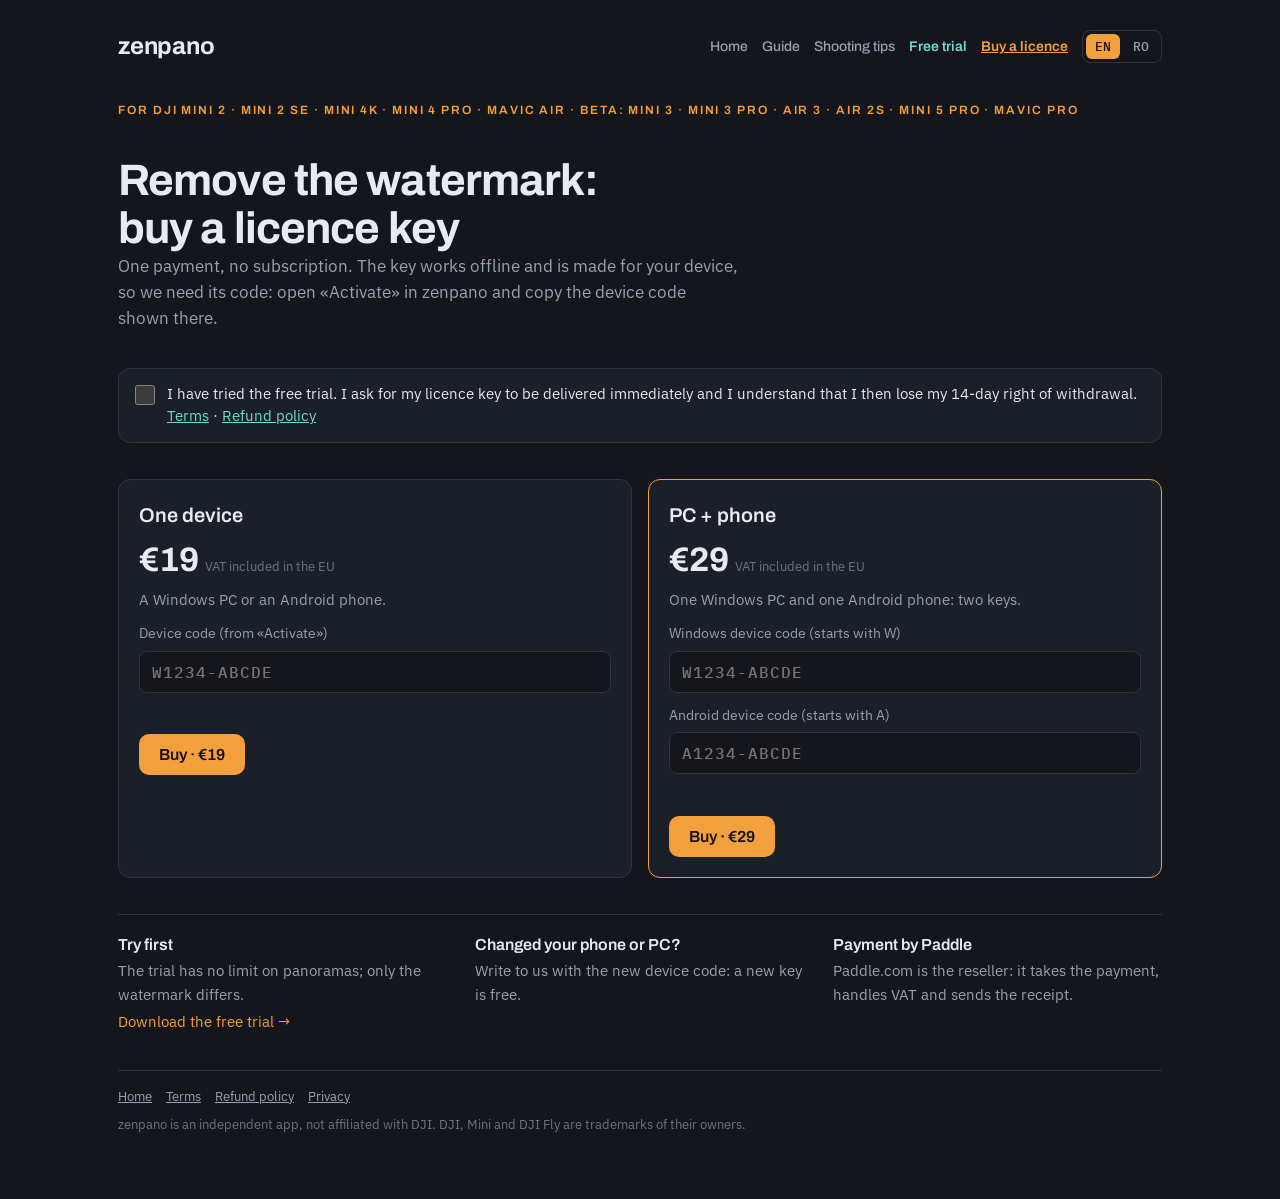
<file: buy.html>
<!doctype html>
<html lang="en">
<head>
<meta charset="utf-8">
<meta name="viewport" content="width=device-width,initial-scale=1">
<title>zenpano · Buy a licence</title>
<meta name="description" content="Buy a zenpano licence key: one device (Windows PC or Android phone) or PC + phone, one-time payment.">
<link rel="stylesheet" href="https://fonts.googleapis.com/css2?family=Archivo:wght@500;600;700&family=IBM+Plex+Mono:wght@400;500&family=IBM+Plex+Sans:wght@400;500;600&display=swap">
<style>
  /* Same dusk palette and type as index.html. DRAFT: Paddle SANDBOX, nothing here is live. */
  :root{
    color-scheme: dark;
    --ground:#14161c; --surface:#1b1f27; --line:#2e3441;
    --text:#e8eaf0; --dim:#98a1b2; --faint:#6b7486;
    --accent:#f2a03d; --teal:#74d7d2; --bad:#ff8a7a;
    --display:"Archivo","Helvetica Neue",Arial,sans-serif;
    --ui:"IBM Plex Sans",system-ui,-apple-system,sans-serif;
    --mono:"IBM Plex Mono",ui-monospace,Consolas,monospace;
  }
  *{box-sizing:border-box}
  body{background:var(--ground); color:var(--text); font-family:var(--ui); font-size:16px; line-height:1.55; margin:0}
  .wrap{max-width:1080px; margin:0 auto; padding-inline:18px; padding-block:28px 64px; display:flex; flex-direction:column; gap:36px}
  header{display:flex; align-items:center; justify-content:space-between; gap:12px}
  .brand{font-family:var(--display); font-weight:700; font-size:24px; letter-spacing:-.01em; color:var(--text); text-decoration:none}
  .lang{display:flex; gap:4px; border:1px solid var(--line); border-radius:8px; padding:3px}
  .lang button{background:none; border:0; color:var(--dim); font:500 13px var(--mono); padding:4px 9px; border-radius:6px; cursor:pointer}
  .lang button[aria-pressed="true"]{background:var(--accent); color:#171009}
  .lang button:focus-visible{outline:2px solid var(--teal); outline-offset:2px}
  .sandbox{font:500 12.5px var(--mono); color:#171009; background:var(--teal); border-radius:8px; padding:8px 12px; align-self:flex-start}
  h1{font-family:var(--display); font-weight:700; font-size:clamp(28px,4.6vw,44px); line-height:1.1; letter-spacing:-.02em; margin:0; max-width:22ch; text-wrap:balance}
  .lede{color:var(--dim); font-size:17px; max-width:62ch; margin:0}
  .plans{display:grid; grid-template-columns:repeat(auto-fit,minmax(min(100%,320px),1fr)); gap:16px}
  .plan{border:1px solid var(--line); border-radius:12px; padding:20px; background:var(--surface); display:flex; flex-direction:column; gap:12px; min-width:0}
  .plan.pick{border-color:var(--accent)}
  .plan h2{font-family:var(--display); font-weight:600; font-size:20px; margin:0}
  .price{font-family:var(--display); font-weight:700; font-size:34px; line-height:1}
  .price small{font:400 13px var(--ui); color:var(--faint); margin-left:6px}
  .plan p{margin:0; color:var(--dim); font-size:14.5px}
  label{display:flex; flex-direction:column; gap:6px; font-size:14px; color:var(--dim)}
  input[type=text]{background:var(--ground); color:var(--text); border:1px solid var(--line); border-radius:8px; padding:10px 12px;
                   font:500 16px var(--mono); letter-spacing:.06em; text-transform:uppercase; width:100%}
  input[type=text]:focus-visible{outline:2px solid var(--teal); outline-offset:1px}
  input[aria-invalid=true]{border-color:var(--bad)}
  .err{color:var(--bad); font-size:13px; min-height:1.2em; margin:0}
  .btn{align-self:flex-start; background:var(--accent); color:#171009; font:600 16px var(--display); border:0; padding:12px 20px; border-radius:10px; cursor:pointer}
  .btn:focus-visible{outline:2px solid var(--teal); outline-offset:2px}
  .btn[disabled]{opacity:.5; cursor:wait}
  .how{border-top:1px solid var(--line); padding-top:18px; display:grid; grid-template-columns:repeat(auto-fit,minmax(220px,1fr)); gap:14px 28px}
  .how div{min-width:0}
  .how b{display:block; font-family:var(--display); font-weight:600}
  .how span{color:var(--dim); font-size:14.5px}
  .how a{display:block; margin-top:4px; color:var(--accent); font-size:14.5px; text-decoration:none}
  .how a:hover,.how a:focus-visible{text-decoration:underline}
  .done{border:1px solid var(--teal); border-radius:12px; padding:18px; background:var(--surface)}
  .done[hidden]{display:none}
  .done h2{font-family:var(--display); margin:0 0 6px; font-size:20px}
  .done p{margin:0; color:var(--dim)}
  .consent{border:1px solid var(--line); border-radius:12px; padding:14px 16px; background:var(--surface); display:flex; gap:12px; align-items:flex-start}
  .consent input{width:20px; height:20px; margin:2px 0 0; accent-color:var(--accent); flex:none}
  .consent label{color:var(--text); font-size:14.5px; display:block}
  .consent.need{border-color:var(--bad)}
  footer{color:var(--faint); font-size:13px; border-top:1px solid var(--line); padding-top:16px; display:flex; flex-direction:column; gap:8px}
  footer nav{display:flex; gap:14px; flex-wrap:wrap}
  footer a{color:var(--dim)}
  .lede a, .consent a{color:var(--teal)}
header{display:flex; align-items:center; justify-content:space-between; gap:12px; flex-wrap:wrap}
.hright{display:flex; align-items:center; gap:14px; flex-wrap:wrap; justify-content:flex-end}
header nav.main{display:flex; align-items:center; gap:14px; flex-wrap:wrap}
header nav.main a{color:var(--dim); font:500 14px var(--display); text-decoration:none}
header nav.main a:hover,header nav.main a:focus-visible,header nav.main a[aria-current]{color:var(--text); text-decoration:underline}
header nav.main a.triallink{color:var(--teal); font-weight:600}
header nav.main a.buylink{color:var(--accent); font-weight:600}
.kicker{font-family:var(--display); font-weight:600; font-size:12px; letter-spacing:.16em; text-transform:uppercase; color:var(--accent)}
</style>
</head>
<body>
<div class="wrap">
  <header>
    <a class="brand" href="./">zenpano</a>
    <div class="hright"><nav class="main" aria-label="Primary"><a href="./" data-t="nhome">Home</a><a href="dji-360-panorama.html" data-t="nguide">Guide</a><a href="dji-360-settings.html" data-t="ntips">Shooting tips</a><a href="./#download" class="triallink" data-t="ntrial">Free trial</a><a href="buy.html" class="buylink" data-t="nbuy" aria-current="page">Buy a licence</a></nav>
    <div class="lang" role="group" aria-label="Language">
      <button type="button" data-lang="en" aria-pressed="true">EN</button>
      <button type="button" data-lang="ro" aria-pressed="false">RO</button>
    </div></div>
  </header>
  <div class="kicker" data-t="kicker">For DJI Mini 2 · Mini 2 SE · Mini 4K · Mini 4 Pro · Mavic Air · beta: Mini 3 · Mini 3 Pro · Air 3 · Air 2S · Mini 5 Pro · Mavic Pro</div>

  <p class="sandbox" id="soon" hidden data-t="soon">Licence sales open soon. Until then the trial is free to use, with no limits.</p>
  <p class="sandbox" id="sbx" hidden data-t="sb">TEST PAGE · Paddle sandbox · no real payments. Test card 4242 4242 4242 4242, any future date, CVC 100.</p>

  <div>
    <h1 data-t="h1">Remove the watermark: buy a licence key</h1>
    <p class="lede" data-t="lede">One payment, no subscription. The key works offline and is made for your device, so we need its code: open «Activate» in zenpano and copy the device code shown there.</p>
  </div>

  <div class="done" id="done" hidden role="status">
    <h2 data-t="okh">Thank you, the payment went through</h2>
    <p data-t="okp">Your licence key will arrive by e-mail, usually within a day. Paste it in «Activate» in zenpano. If nothing arrives in 48 hours, check spam and then write to us.</p>
  </div>

  <div class="consent" id="consentbox">
    <input type="checkbox" id="consent">
    <label for="consent"><span data-t="cons">I have tried the free trial. I ask for my licence key to be delivered immediately and I understand that I then lose my 14-day right of withdrawal.</span>
      <a href="terms.html" data-t="lt">Terms</a> · <a href="refund.html" data-t="lr">Refund policy</a></label>
  </div>

  <div class="plans">
    <form class="plan" data-plan="one" novalidate>
      <h2 data-t="p1h">One device</h2>
      <div class="price">€19<small data-t="vat">VAT included in the EU</small></div>
      <p data-t="p1p">A Windows PC or an Android phone.</p>
      <label><span data-t="code">Device code (from «Activate»)</span>
        <input type="text" name="code" autocomplete="off" spellcheck="false" placeholder="W1234-ABCDE" maxlength="16" aria-describedby="e1">
      </label>
      <p class="err" id="e1" aria-live="polite"></p>
      <button class="btn" type="submit" data-t="buy">Buy · €19</button>
    </form>

    <form class="plan pick" data-plan="both" novalidate>
      <h2 data-t="p2h">PC + phone</h2>
      <div class="price">€29<small data-t="vat">VAT included in the EU</small></div>
      <p data-t="p2p">One Windows PC and one Android phone: two keys.</p>
      <label><span data-t="codew">Windows device code (starts with W)</span>
        <input type="text" name="codew" autocomplete="off" spellcheck="false" placeholder="W1234-ABCDE" maxlength="16" aria-describedby="e2">
      </label>
      <label><span data-t="codea">Android device code (starts with A)</span>
        <input type="text" name="codea" autocomplete="off" spellcheck="false" placeholder="A1234-ABCDE" maxlength="16" aria-describedby="e2">
      </label>
      <p class="err" id="e2" aria-live="polite"></p>
      <button class="btn" type="submit" data-t="buy2">Buy · €29</button>
    </form>
  </div>

  <div class="how">
    <div><b data-t="w1h">Try first</b><span data-t="w1p">The trial has no limit on panoramas; only the watermark differs.</span> <a href="./#download" data-t="w1l">Download the free trial →</a></div>
    <div><b data-t="w2h">Changed your phone or PC?</b><span data-t="w2p">Write to us with the new device code: a new key is free.</span></div>
    <div><b data-t="w3h">Payment by Paddle</b><span data-t="w3p">Paddle.com is the reseller: it takes the payment, handles VAT and sends the receipt.</span></div>
  </div>

  <footer>
    <nav aria-label="Footer">
      <a href="./" data-t="nh">Home</a><a href="terms.html" data-t="lt">Terms</a><a href="refund.html" data-t="lr">Refund policy</a><a href="privacy.html" data-t="lp">Privacy</a>
    </nav>
    <span data-t="foot">zenpano is an independent app, not affiliated with DJI. DJI, Mini and DJI Fly are trademarks of their owners.</span>
  </footer>
</div>

<script src="https://cdn.paddle.com/paddle/v2/paddle.js"></script>
<script>
  // env 'sandbox' shows the test banner; an empty token puts the page in "sales open soon" mode (buttons off, no Paddle calls).
  // For live: env 'live', the live client-side token and the live price ids.
  var PADDLE = {
    env: 'live',
    token: 'live_a7b3a55a268da082b8eb25bcbeb',          // client-side token: public by design
    price: { one: 'pri_01m6yh3j04tr61g4zy0j77cpmh',      // zenpano licence - 1 device, 19 EUR
             both: 'pri_01m6yh5922cved0zxkt41259qn' }    // zenpano licence - PC + phone, 29 EUR
  };

  var T = {
    ro: {
      sb: 'PAGINĂ DE TEST · Paddle sandbox · fără plăți reale. Card de test 4242 4242 4242 4242, orice dată viitoare, CVC 100.',
      nhome: 'Acasă', nguide: 'Ghid', ntips: 'Sfaturi de fotografiere', ntrial: 'Probă gratuită', nbuy: 'Cumpără o licență',
      kicker: 'Pentru DJI Mini 2 · Mini 2 SE · Mini 4K · Mini 4 Pro · Mavic Air · în beta: Mini 3 · Mini 3 Pro · Air 3 · Air 2S · Mini 5 Pro · Mavic Pro',
      h1: 'Scoate watermark-ul: cumpără o cheie de licență',
      lede: 'O singură plată, fără abonament. Cheia merge fără internet și se face pentru dispozitivul tău, așa că avem nevoie de codul lui: deschide «Activează» în zenpano și copiază codul dispozitivului afișat acolo.',
      okh: 'Mulțumim, plata a trecut',
      okp: 'Cheia de licență vine pe e-mail, de obicei în aceeași zi. O lipești în «Activează» în zenpano. Dacă nu vine în 48 de ore, uită-te în spam și apoi scrie-ne.',
      p1h: 'Un dispozitiv', p1p: 'Un PC cu Windows sau un telefon Android.', vat: 'TVA inclus în UE',
      code: 'Codul dispozitivului (din «Activează»)', buy: 'Cumpără · 19 €',
      p2h: 'PC + telefon', p2p: 'Un PC cu Windows și un telefon Android: două chei.',
      codew: 'Codul PC-ului Windows (începe cu W)', codea: 'Codul telefonului Android (începe cu A)', buy2: 'Cumpără · 29 €',
      w1h: 'Încearcă întâi', w1p: 'Proba nu are limită de panorame; diferă doar watermark-ul.', w1l: 'Descarcă versiunea de probă →',
      w2h: 'Ți-ai schimbat telefonul sau PC-ul?', w2p: 'Scrie-ne cu noul cod de dispozitiv: cheia nouă e gratuită.',
      w3h: 'Plata prin Paddle', w3p: 'Paddle.com e revânzătorul: încasează plata, se ocupă de TVA și trimite chitanța.',
      foot: 'zenpano este o aplicație independentă, neafiliată cu DJI. DJI, Mini și DJI Fly sunt mărci ale proprietarilor lor.',
      e_code: 'Codul are 10 caractere și începe cu W (Windows) sau A (Android), de exemplu W1234-ABCDE.',
      e_w: 'Codul PC-ului începe cu W.', e_a: 'Codul telefonului începe cu A.',
      e_pay: 'Plata nu a putut porni. Reîncarcă pagina și încearcă din nou.',
      cons: 'Am încercat proba gratuită. Cer ca cheia de licență să-mi fie livrată imediat și înțeleg că astfel pierd dreptul de retragere de 14 zile.',
      lt: 'Termeni', lr: 'Politica de rambursare', lp: 'Confidențialitate', nh: 'Acasă',
      e_cons: 'Bifează mai sus acordul pentru livrarea imediată a cheii.',
      soon: 'Vânzarea licențelor începe în curând. Până atunci proba e gratuită, fără limite.',
      soonb: 'În curând'
    },
    en: {
      e_code: 'The code has 10 characters and starts with W (Windows) or A (Android), for example W1234-ABCDE.',
      e_w: 'The PC code starts with W.', e_a: 'The phone code starts with A.',
      e_pay: 'The payment could not start. Reload the page and try again.',
      e_cons: 'Please tick the box above to agree to immediate delivery of the key.',
      soonb: 'Available soon'
    }
  };
  var LIVE = !!PADDLE.token;
  document.getElementById('sbx').hidden = PADDLE.env !== 'sandbox' || !LIVE;
  document.getElementById('soon').hidden = LIVE;
  if (!LIVE) document.querySelectorAll('form.plan .btn').forEach(function (b) { b.disabled = true; b.dataset.t = 'soonb'; b.textContent = T.en.soonb; });
  var cur = 'en';
  document.querySelectorAll('[data-t]').forEach(function (el) { T.en[el.dataset.t] = el.textContent; });
  function t(k) { return (T[cur] && T[cur][k]) || T.en[k] || k; }
  function lang(l) {
    cur = l;
    document.querySelectorAll('[data-t]').forEach(function (el) { el.textContent = t(el.dataset.t); });
    document.documentElement.lang = l;
    document.querySelectorAll('.lang button').forEach(function (b) { b.setAttribute('aria-pressed', b.dataset.lang === l); });
    try { localStorage.setItem('zp-lang', l); } catch (e) {}
  }
  document.querySelectorAll('.lang button').forEach(function (b) { b.addEventListener('click', function () { lang(b.dataset.lang); }); });
  var start = 'en';
  try { start = localStorage.getItem('zp-lang') || ((navigator.language || '').slice(0, 2) === 'ro' ? 'ro' : 'en'); } catch (e) {}
  if (start === 'ro') lang('ro');

  // Device code: same rules as normalize_device_code() in the app (Crockford base32, 10 chars, W or A first).
  function normCode(s) {
    var d = '0123456789ABCDEFGHJKMNPQRSTVWXYZ', out = '';
    s = (s || '').toUpperCase().replace(/[\s-]/g, '').replace(/O/g, '0').replace(/[IL]/g, '1');
    for (var i = 0; i < s.length; i++) { if (d.indexOf(s[i]) < 0) return ''; out += s[i]; }
    if (out.length !== 10 || (out[0] !== 'W' && out[0] !== 'A')) return '';
    return out.slice(0, 5) + '-' + out.slice(5);
  }

  // Opened from «Buy a licence» in the app: ?code=W1234-ABCDE fills in this device's code.
  try {
    var given = normCode(new URLSearchParams(location.search).get('code'));
    if (given) {
      var one = document.querySelector('form.plan [name=code]');
      var both = document.querySelector('form.plan [name=' + (given[0] === 'W' ? 'codew' : 'codea') + ']');
      if (one) one.value = given;
      if (both) both.value = given;
    }
  } catch (e) {}

  var ready = false;
  if (LIVE) try {
    if (PADDLE.env === 'sandbox') Paddle.Environment.set('sandbox');
    Paddle.Initialize({
      token: PADDLE.token,
      eventCallback: function (ev) {
        if (ev && ev.name === 'checkout.completed') {
          document.getElementById('done').hidden = false;
          setTimeout(function () { try { Paddle.Checkout.close(); } catch (e) {} }, 1500);
          document.getElementById('done').scrollIntoView({ behavior: 'smooth', block: 'center' });
        }
      }
    });
    ready = true;
  } catch (e) { ready = false; }

  document.querySelectorAll('form.plan').forEach(function (f) {
    f.addEventListener('submit', function (e) {
      e.preventDefault();
      var err = f.querySelector('.err'), data = {}, bad = null;
      f.querySelectorAll('input').forEach(function (i) { i.removeAttribute('aria-invalid'); });
      err.textContent = '';
      if (f.dataset.plan === 'one') {
        var c = normCode(f.code.value);
        if (!c) { bad = [f.code, 'e_code']; } else { data.device_code = c; f.code.value = c; }
      } else {
        var w = normCode(f.codew.value), a = normCode(f.codea.value);
        if (!w) bad = [f.codew, 'e_code'];
        else if (w[0] !== 'W') bad = [f.codew, 'e_w'];
        else if (!a) bad = [f.codea, 'e_code'];
        else if (a[0] !== 'A') bad = [f.codea, 'e_a'];
        else { data.device_code_windows = w; data.device_code_android = a; f.codew.value = w; f.codea.value = a; }
      }
      if (bad) { bad[0].setAttribute('aria-invalid', 'true'); bad[0].focus(); err.textContent = t(bad[1]); return; }
      var cb = document.getElementById('consent'), box = document.getElementById('consentbox');
      box.classList.remove('need');
      if (!cb.checked) { box.classList.add('need'); cb.focus(); err.textContent = t('e_cons'); return; }
      if (!ready) { err.textContent = t('e_pay'); return; }
      data.plan = f.dataset.plan;
      data.withdrawal_waiver = 'yes ' + new Date().toISOString();   // proof of the express consent (EU digital content)
      try {
        Paddle.Checkout.open({
          items: [{ priceId: PADDLE.price[f.dataset.plan], quantity: 1 }],
          customData: data,
          settings: { displayMode: 'overlay', theme: 'dark', locale: cur === 'ro' ? 'ro' : 'en', allowLogout: false }
        });
      } catch (x) { err.textContent = t('e_pay'); }
    });
  });
</script>
<script>try { var u = new URLSearchParams(location.search); if (u.has('code')) { u.delete('code'); var q = u.toString(); history.replaceState(null, '', location.pathname + (q ? '?' + q : '') + location.hash); } } catch (e) {}</script>
<script data-goatcounter="https://zenpano.goatcounter.com/count" async src="//gc.zgo.at/count.js"></script>
</body>
</html>
</file>
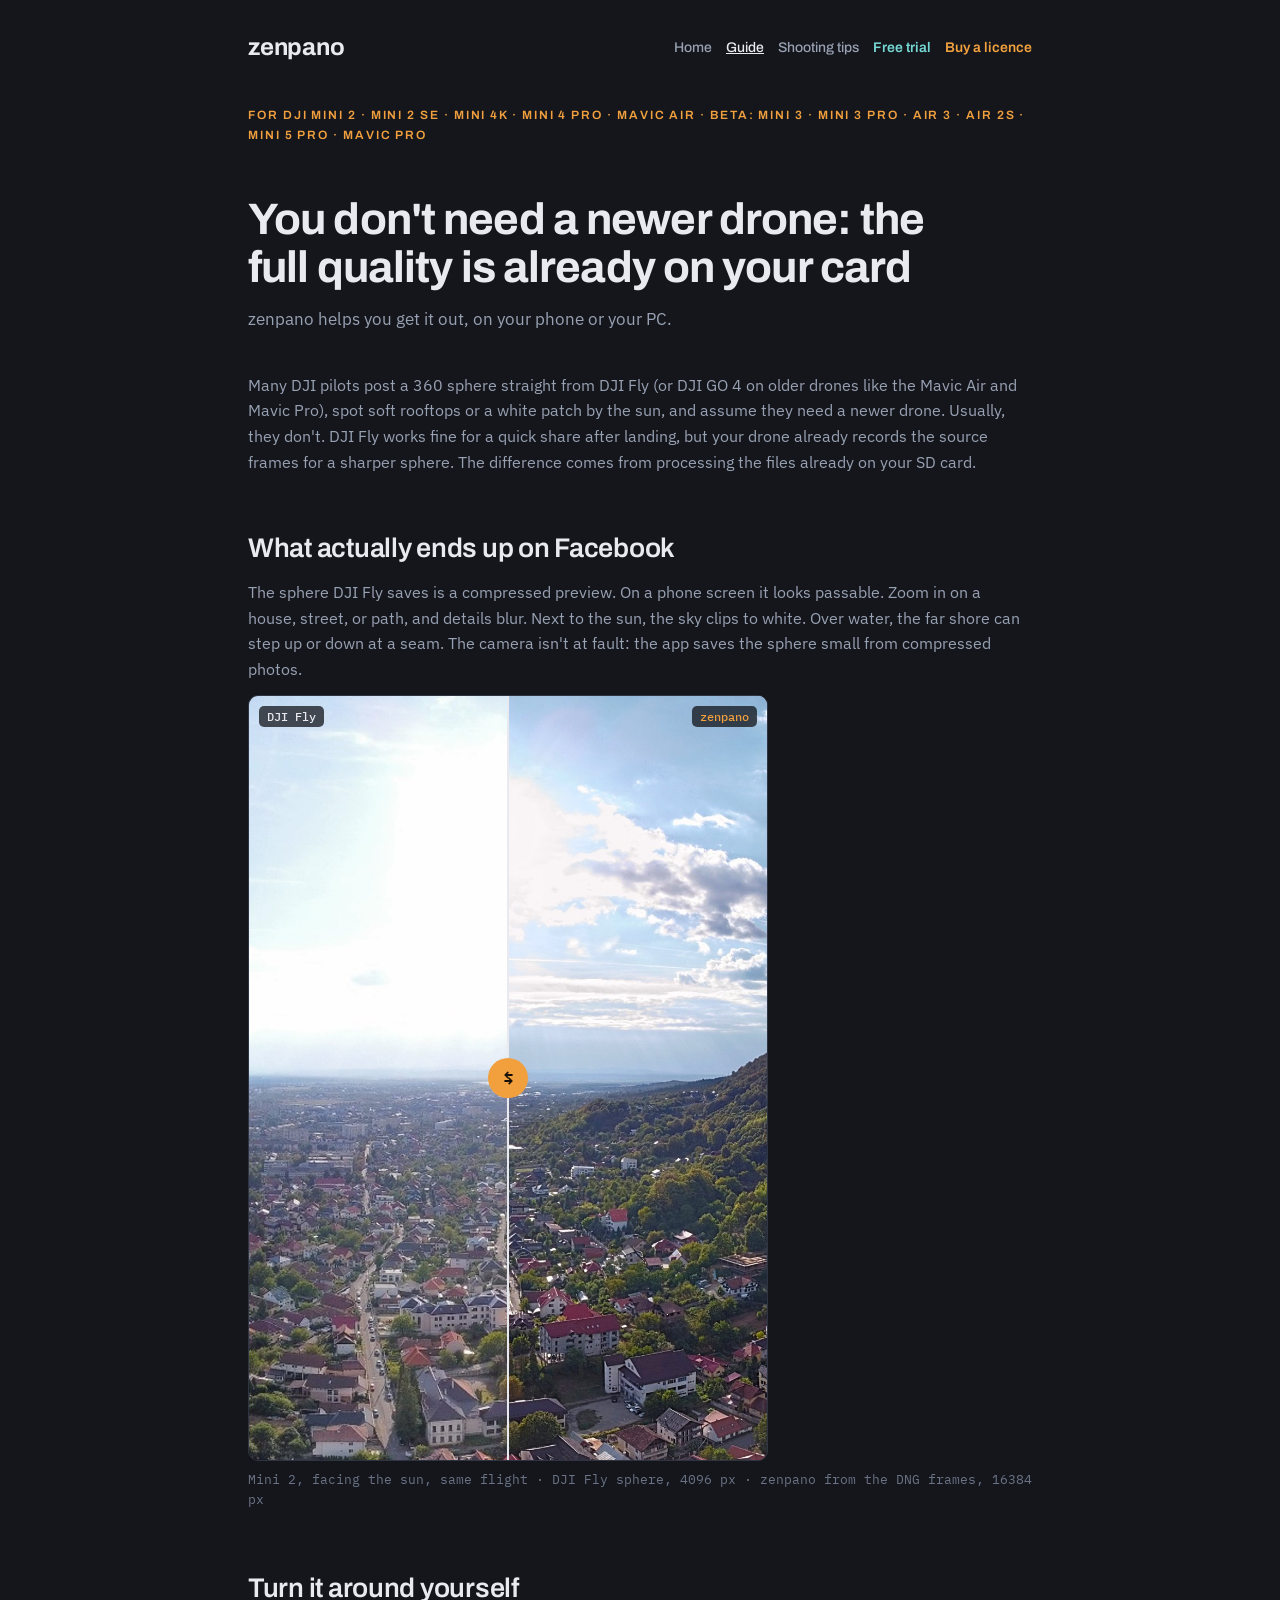
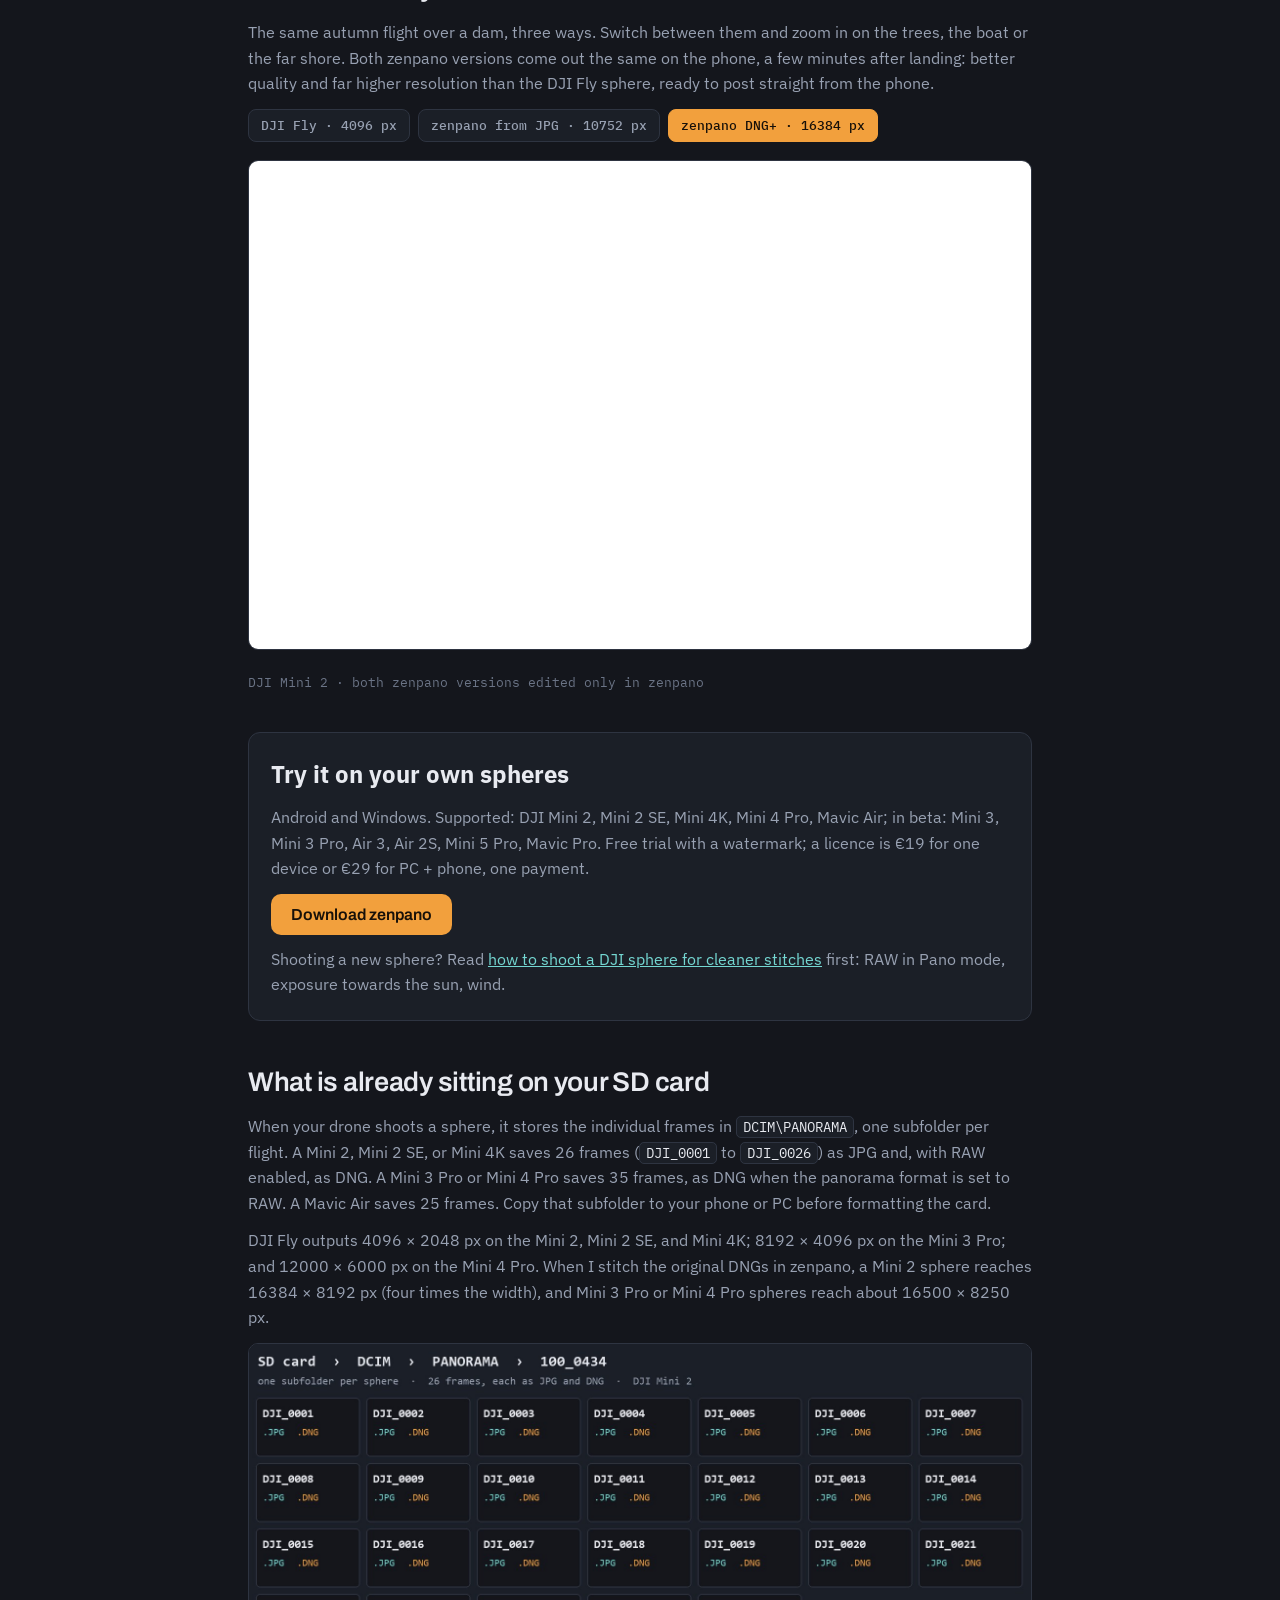
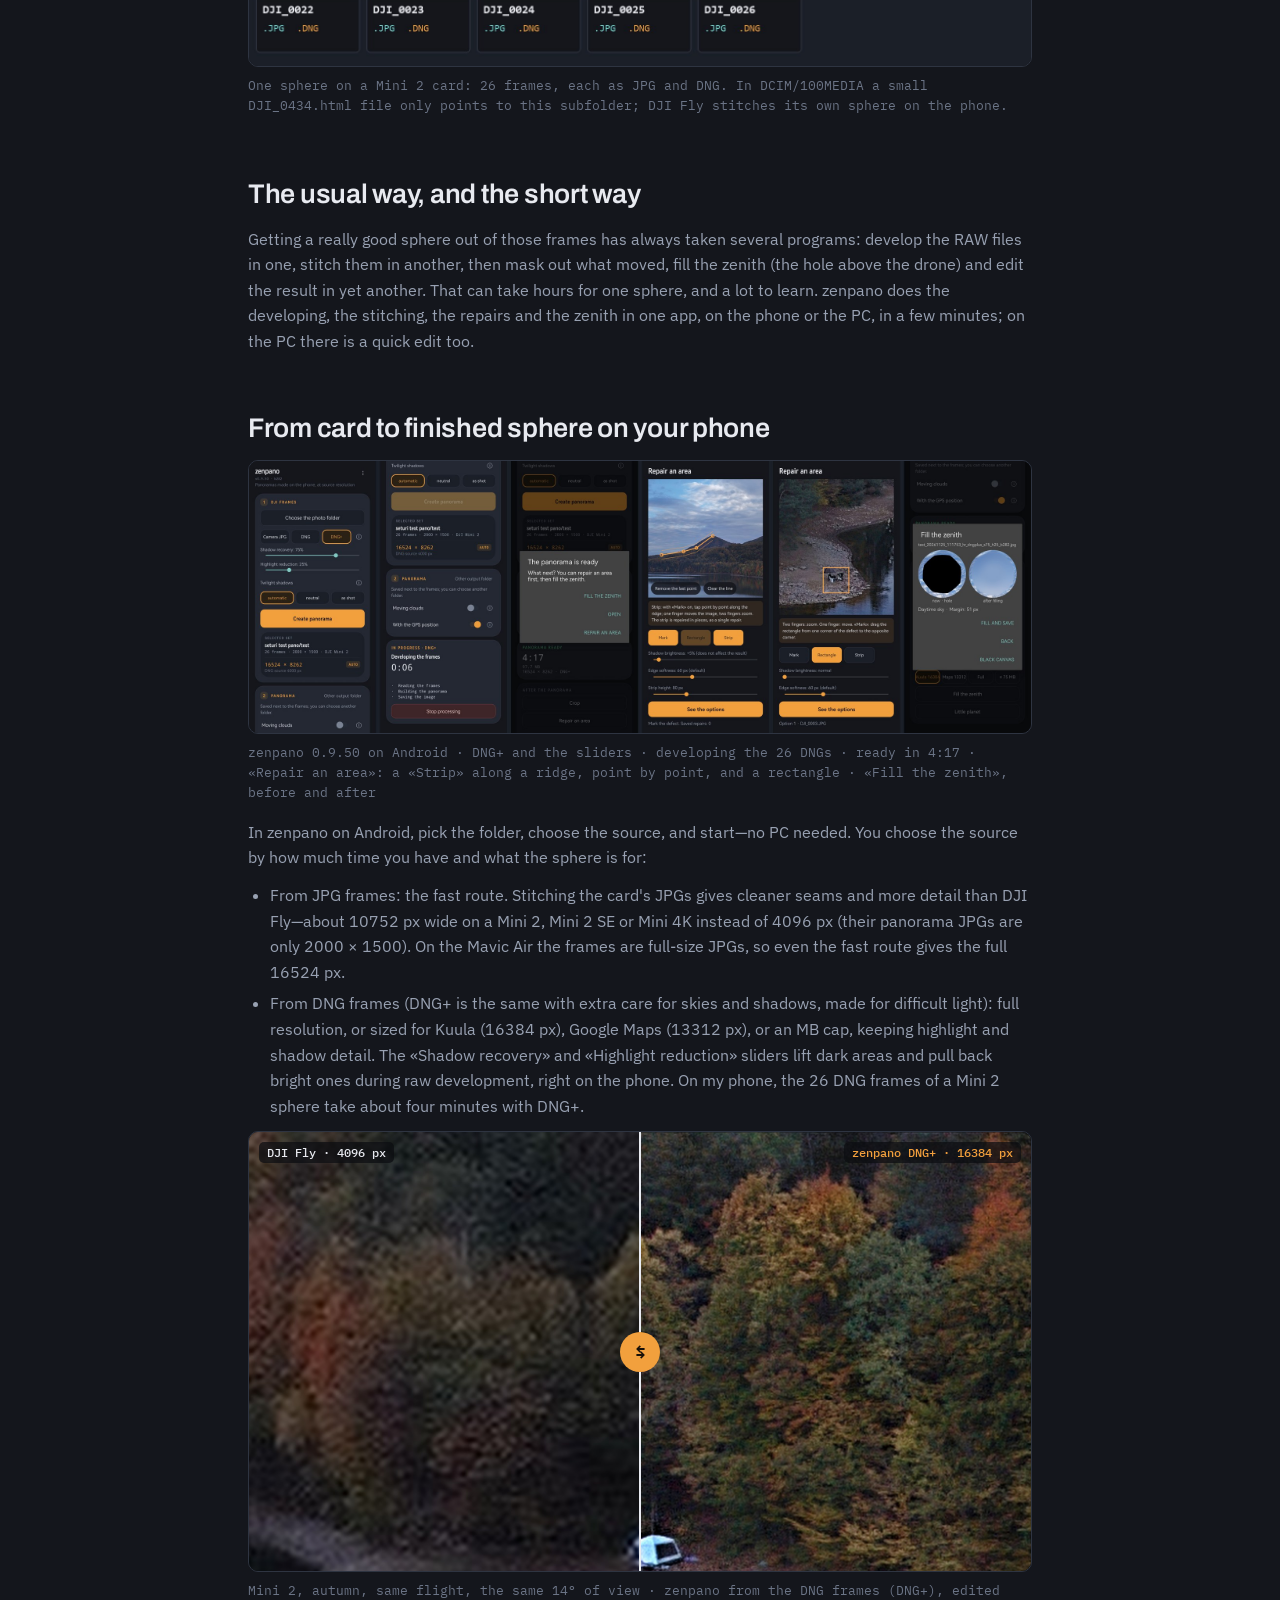
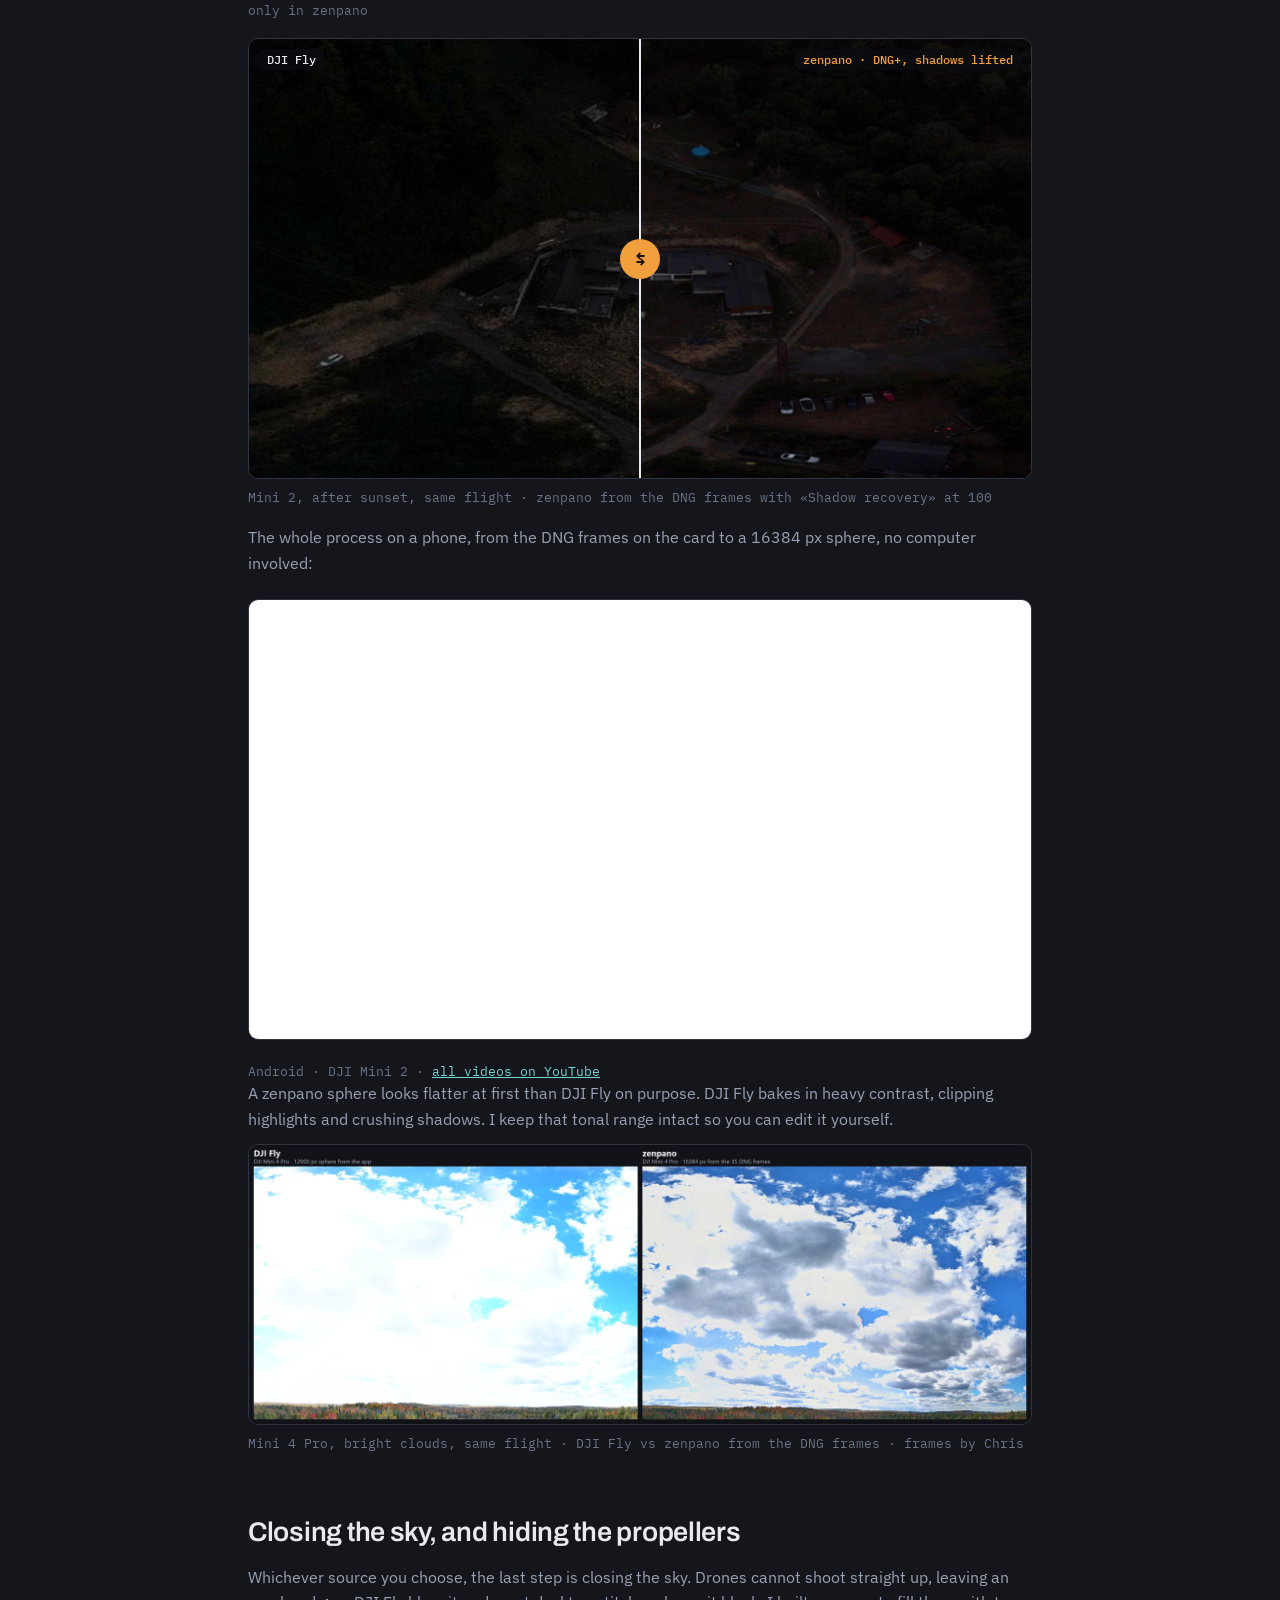
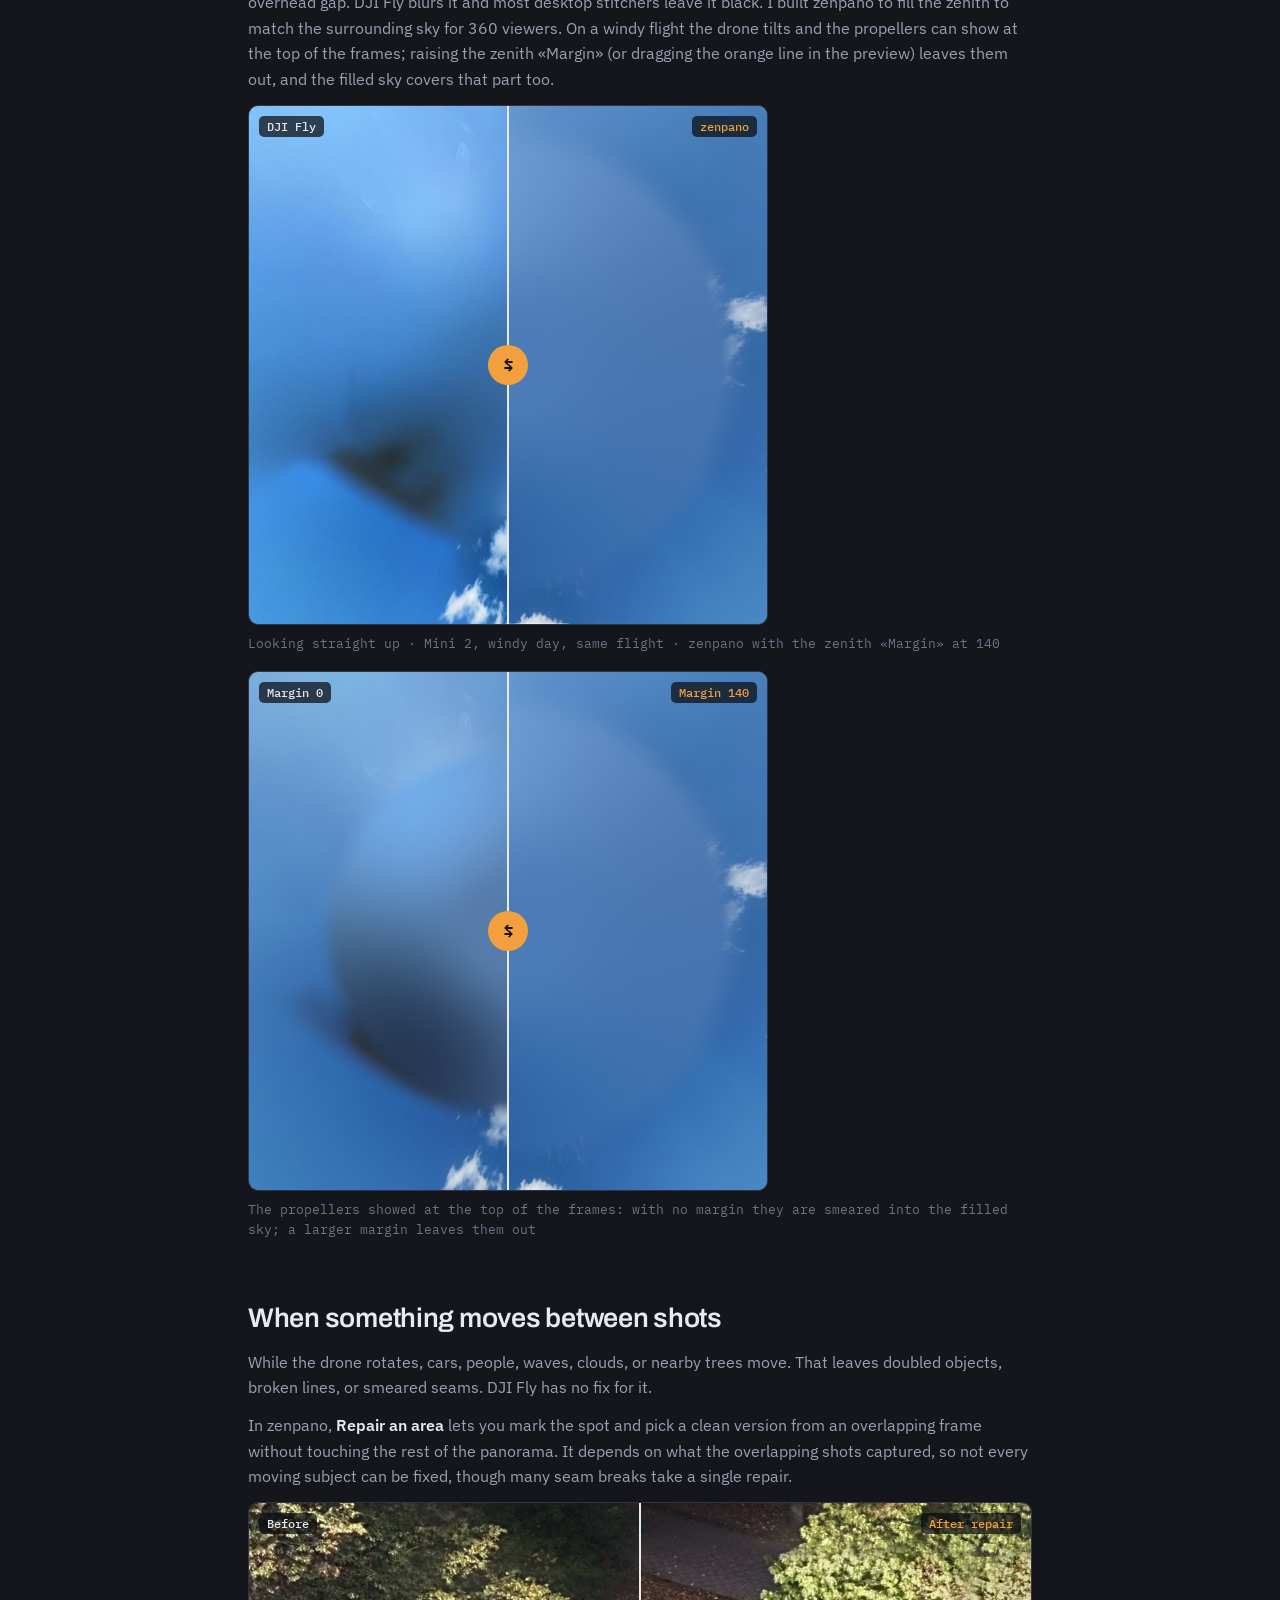
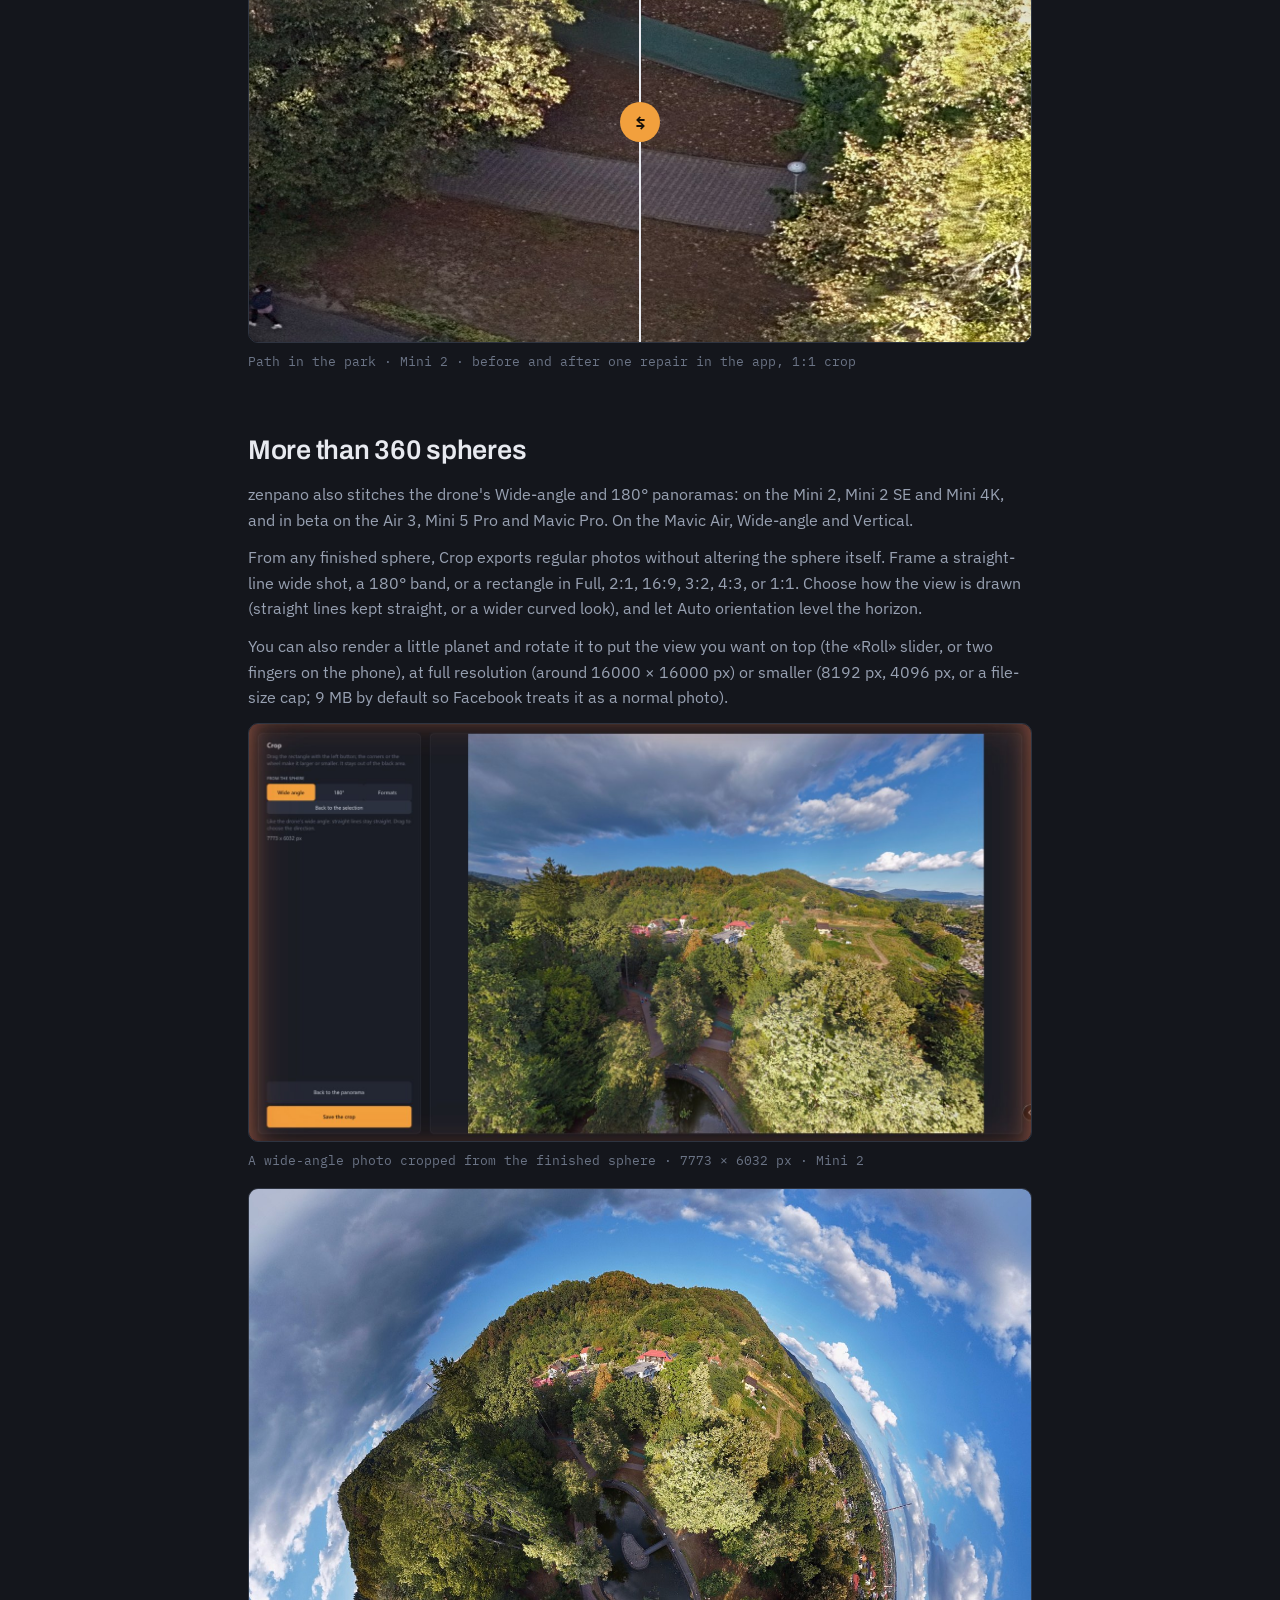
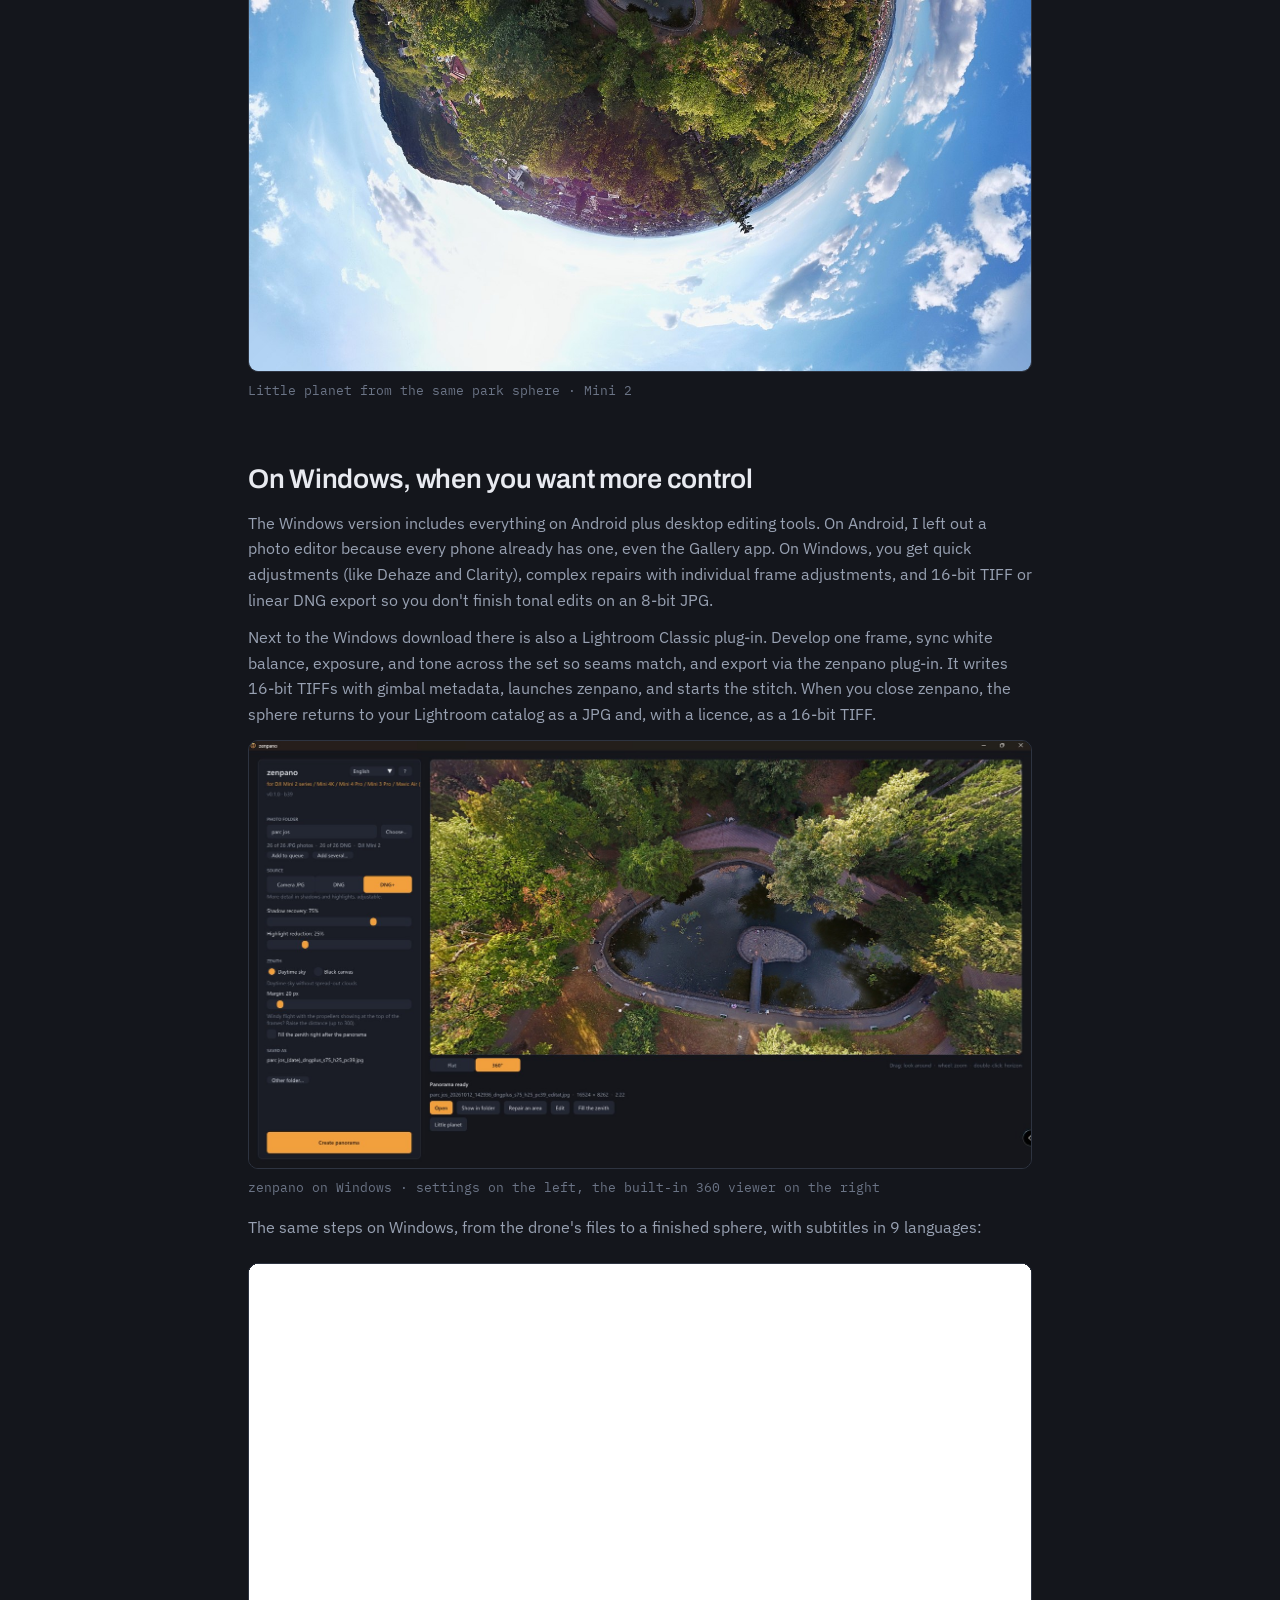
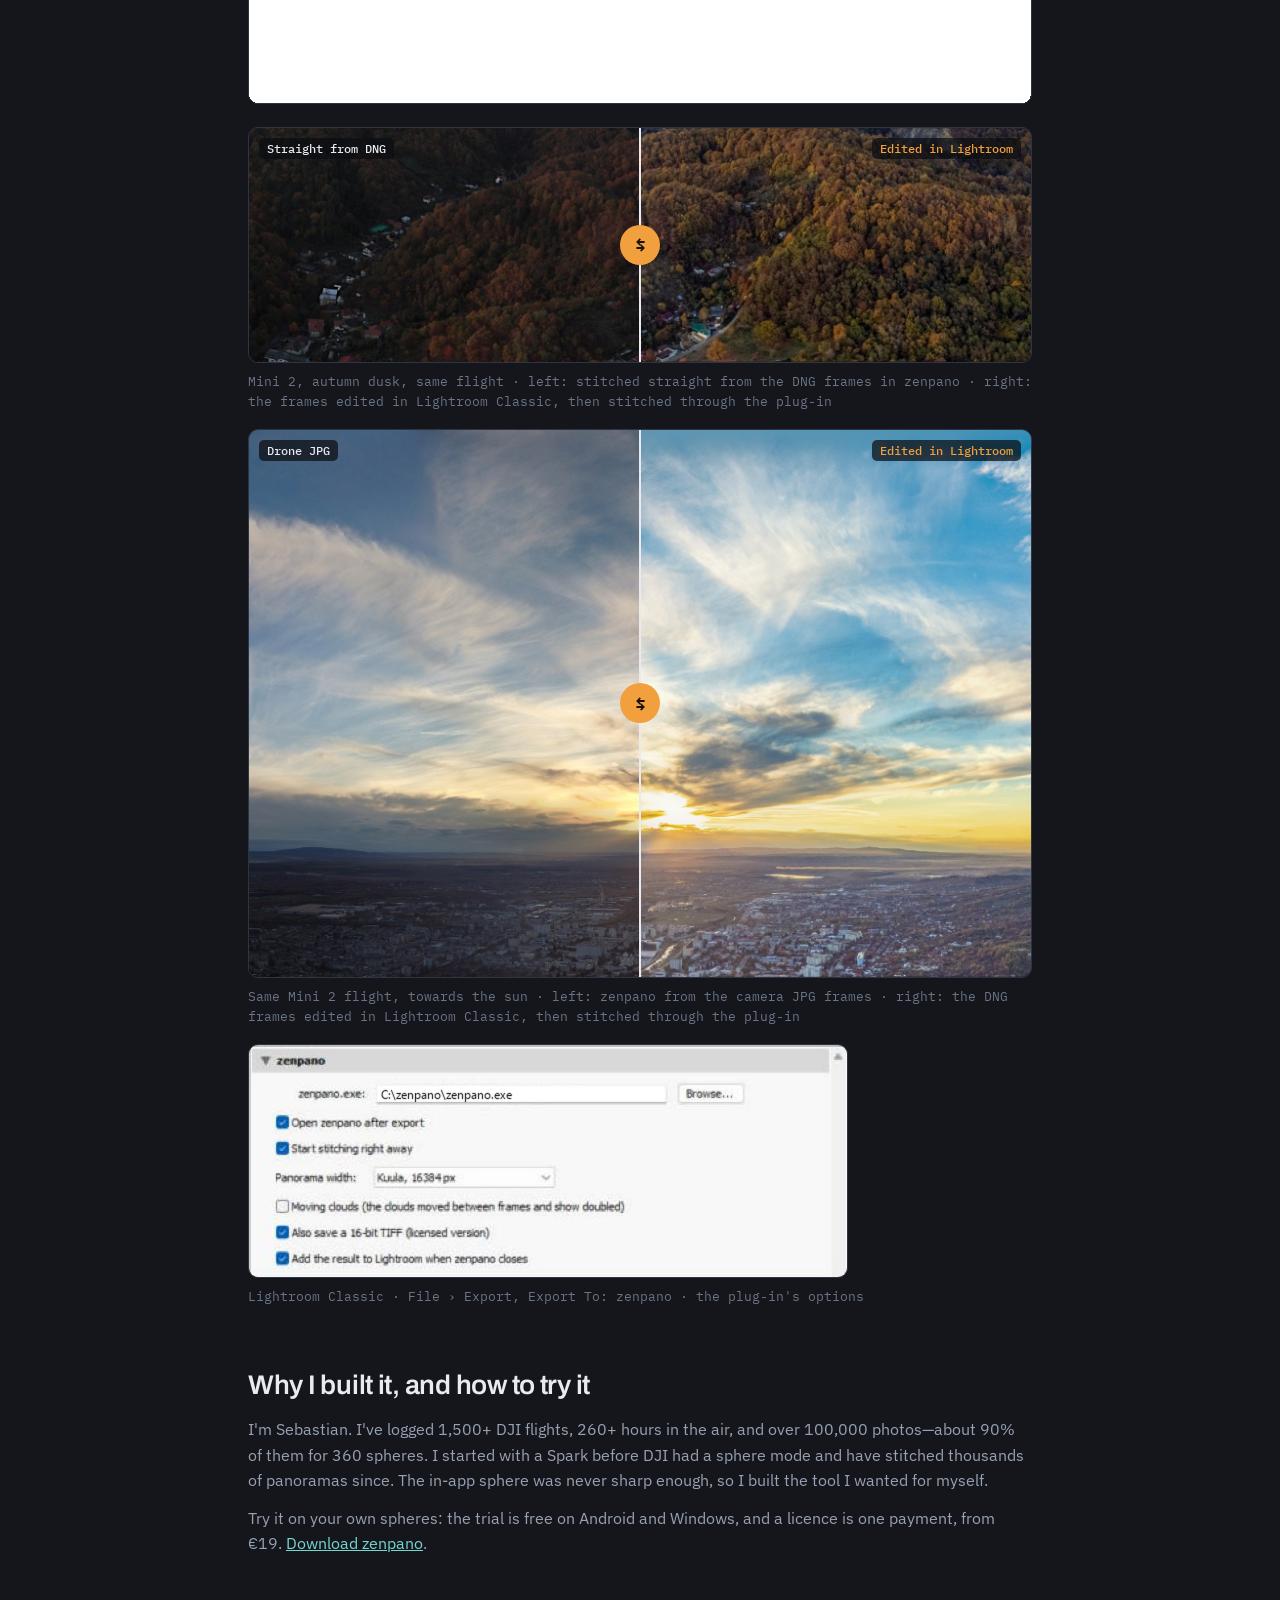
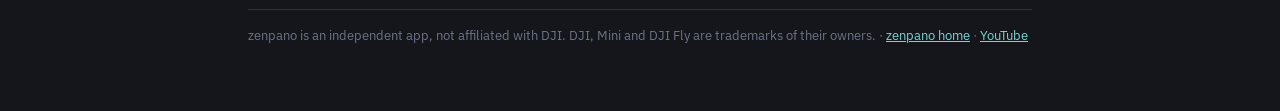
<file: dji-360-panorama.html>
<!doctype html>
<html lang="en">
<head>
<meta charset="utf-8">
<meta name="viewport" content="width=device-width,initial-scale=1">
<title>You don't need a newer drone: the full quality is already on your card · zenpano</title>
<meta name="description" content="Why the DJI Fly 360 sphere looks soft, what is already sitting on your SD card in DCIM\PANORAMA, and how to stitch a sharp 16K sphere from the DNG or JPG frames on Android or Windows, with the sky closed.">
<link rel="canonical" href="https://sebip.github.io/zenpano/dji-360-panorama.html">
<meta property="og:title" content="You don't need a newer drone: the full quality is already on your card">
<meta property="og:description" content="Why the DJI Fly 360 sphere looks soft, and how to stitch a 16K sphere from the original frames already on your SD card, on Android or Windows.">
<meta property="og:image" content="https://sebip.github.io/zenpano/img/pano.jpg">
<meta property="og:type" content="article">
<link rel="stylesheet" href="https://fonts.googleapis.com/css2?family=Archivo:wght@500;600;700&family=IBM+Plex+Mono:wght@400;500&family=IBM+Plex+Sans:wght@400;500;600&display=swap">
<style>
  :root{
    color-scheme: dark;
    --ground:#14161c; --surface:#1b1f27; --line:#2e3441;
    --text:#e8eaf0; --dim:#98a1b2; --faint:#6b7486;
    --accent:#f2a03d; --teal:#74d7d2;
    --display:"Archivo","Helvetica Neue",Arial,sans-serif;
    --ui:"IBM Plex Sans",system-ui,-apple-system,sans-serif;
    --mono:"IBM Plex Mono",ui-monospace,Consolas,monospace;
  }
  *{box-sizing:border-box}
  body{background:var(--ground); color:var(--text); font-family:var(--ui); font-size:16px; line-height:1.6; margin:0}
  .wrap{max-width:820px; margin:0 auto; padding-inline:18px; padding-block:28px 64px; display:flex; flex-direction:column; gap:40px}
  header{display:flex; align-items:center; justify-content:space-between; gap:12px}
  .brand{font-family:var(--display); font-weight:700; font-size:24px; letter-spacing:-.01em; color:var(--text); text-decoration:none}
  header nav a{color:var(--dim); font:500 13px var(--mono); text-decoration:none}
  header nav a:hover{color:var(--text)}
  .kicker{font-family:var(--display); font-weight:600; font-size:12px; letter-spacing:.16em; text-transform:uppercase; color:var(--accent)}
  h1{font-family:var(--display); font-weight:700; font-size:clamp(28px,4.6vw,44px); line-height:1.1; letter-spacing:-.02em; margin:10px 0 14px; text-wrap:balance}
  .lede{color:var(--dim); font-size:17px; margin:0}
  section h2{font-family:var(--display); font-weight:600; font-size:clamp(21px,3vw,27px); margin:0 0 10px; letter-spacing:-.01em; text-wrap:balance}
  section p, section li{color:var(--dim)}
  section p{margin:0 0 12px}
  section ul, section ol{margin:0 0 12px; padding-left:22px}
  section li{margin-bottom:6px}
  b, strong{color:var(--text); font-weight:600}
  code{font-family:var(--mono); font-size:14px; background:var(--surface); border:1px solid var(--line); border-radius:5px; padding:1px 6px; color:var(--text)}
  .pano{border-radius:12px; overflow:hidden; border:1px solid var(--line); aspect-ratio:2/1; background:var(--surface)}
  .pano img{display:block; width:100%; height:100%; object-fit:cover}
  .cap{font-family:var(--mono); font-size:12.5px; color:var(--faint); margin:8px 0 0}
  table{width:100%; border-collapse:collapse; font-size:14.5px; margin:4px 0 12px}
  th,td{text-align:left; padding:9px 10px; border-bottom:1px solid var(--line); vertical-align:top}
  th{font-family:var(--display); font-weight:600; color:var(--text); font-size:14px}
  td{color:var(--dim)}
  td.num{font-family:var(--mono); white-space:nowrap}
  .tablewrap{overflow-x:auto}
  .cmp{position:relative; aspect-ratio:16/9; border-radius:10px; overflow:hidden; border:1px solid var(--line);
       touch-action:pan-y; user-select:none; cursor:ew-resize; --x:50%; margin-top:6px}
  .cmp img{position:absolute; inset:0; width:100%; height:100%; object-fit:cover; pointer-events:none}
  .cmp .top{clip-path:inset(0 0 0 var(--x))}
  .cmp .bar{position:absolute; top:0; bottom:0; left:var(--x); width:2px; margin-left:-1px; background:var(--text)}
  .cmp .knob{position:absolute; top:50%; left:var(--x); width:40px; height:40px; margin:-20px 0 0 -20px; border-radius:50%;
             background:var(--accent); color:#171009; display:grid; place-items:center; font:700 15px var(--mono)}
  .cmp:focus-visible{outline:2px solid var(--teal); outline-offset:2px}
  .cmp.sq{aspect-ratio:1/1; max-width:min(100%,520px)}
  .cmp.lr{aspect-ratio:1600/480}
  .cmp.f2{aspect-ratio:1600/1121}
  .cmp.band{aspect-ratio:1600/428}
  .cmp.tall{aspect-ratio:950/1400; max-width:min(100%,520px)}
  .tag{position:absolute; top:10px; font:500 12px var(--mono); padding:3px 8px; border-radius:5px; background:rgba(12,13,17,.72); color:var(--text)}
  .tag.l{left:10px} .tag.r{right:10px; color:var(--accent)}
  .kframe{width:100%; aspect-ratio:16/9; border:1px solid var(--line); border-radius:10px; background:var(--surface); margin:10px 0 6px}
  .ktabs{display:flex; gap:8px; flex-wrap:wrap; margin:10px 0 8px}
  .ktabs button{font:500 13px var(--mono); padding:7px 12px; border-radius:8px; border:1px solid var(--line); background:var(--surface); color:var(--dim); cursor:pointer}
  .ktabs button[aria-pressed=true]{background:var(--accent); color:#171009; border-color:var(--accent)}
  figure{margin:10px 0 18px}
  .shot{display:block; width:100%; height:auto; border-radius:10px; border:1px solid var(--line)}
  .check{background:rgba(242,160,61,.16); color:var(--accent); font:500 12.5px var(--mono); padding:1px 5px; border-radius:4px}
  .cta{border:1px solid var(--line); border-radius:12px; padding:22px; display:flex; flex-direction:column; gap:12px; background:var(--surface)}
  .cta h2{margin:0}
  .cta p{margin:0; color:var(--dim)}
  .btn{align-self:flex-start; background:var(--accent); color:#171009; font:600 16px var(--display); text-decoration:none; padding:12px 20px; border-radius:10px}
  .btn:focus-visible{outline:2px solid var(--teal); outline-offset:2px}
  a{color:var(--teal)}
  footer{color:var(--faint); font-size:13px; border-top:1px solid var(--line); padding-top:16px}
  hr{border:0; border-top:1px solid var(--line); width:100%}
  header{display:flex; align-items:center; justify-content:space-between; gap:12px; flex-wrap:wrap}
  .brand{font-family:var(--display); font-weight:700; font-size:24px; letter-spacing:-.01em; color:var(--text); text-decoration:none}
  .hright{display:flex; align-items:center; gap:14px; flex-wrap:wrap; justify-content:flex-end}
  header nav{display:flex; align-items:center; gap:14px; flex-wrap:wrap}
  header nav a{color:var(--dim); font:500 14px var(--display); text-decoration:none}
  header nav a:hover,header nav a:focus-visible,header nav a[aria-current]{color:var(--text); text-decoration:underline}
  header nav a.triallink{color:var(--teal); font-weight:600}
  header nav a.buylink{color:var(--accent); font-weight:600}
</style>
<script type="application/ld+json">
{
  "@context": "https://schema.org",
  "@type": "FAQPage",
  "mainEntity": [
    {"@type": "Question", "name": "What actually ends up on Facebook when you share a DJI Fly 360 sphere?",
     "acceptedAnswer": {"@type": "Answer", "text": "The sphere DJI Fly saves is a compressed preview built from compressed photos at a reduced size. On a phone screen it looks passable, but when you zoom in on a house, street, or path, details blur, the sky clips to white next to the sun, and over water the far shore can step up or down at a seam."}},
    {"@type": "Question", "name": "What is already sitting on your SD card?",
     "acceptedAnswer": {"@type": "Answer", "text": "When your drone shoots a sphere, it stores the individual frames in DCIM\\PANORAMA, one subfolder per flight: 26 frames on a Mini 2, Mini 2 SE, or Mini 4K (JPG and, with RAW enabled, DNG), 35 frames on a Mini 3 Pro or Mini 4 Pro (DNG when set to RAW), and 25 frames on a Mavic Air. Stitching the original DNGs in zenpano reaches 16384 × 8192 px on a Mini 2 and about 16500 × 8250 px on a Mini 3 Pro or Mini 4 Pro."}},
    {"@type": "Question", "name": "How do you go from card to finished sphere on your phone?",
     "acceptedAnswer": {"@type": "Answer", "text": "In zenpano on Android, pick the folder, choose the source (JPG frames for the fast route, or DNG / DNG+ with Shadow recovery and Highlight reduction sliders), and start—no PC needed. On a Mini 2 sphere, 26 DNG frames take about four minutes with DNG+. Afterwards, zenpano fills the overhead gap at the zenith to match the surrounding sky, with a Margin setting to leave out propellers on windy flights."}},
    {"@type": "Question", "name": "What happens when something moves between shots?",
     "acceptedAnswer": {"@type": "Answer", "text": "Cars, people, waves, clouds, or nearby trees moving while the drone rotates leave doubled objects, broken lines, or smeared seams. In zenpano, Repair an area lets you mark the spot and pick a clean version from an overlapping frame without touching the rest of the panorama."}},
    {"@type": "Question", "name": "Can zenpano make more than 360 spheres?",
     "acceptedAnswer": {"@type": "Answer", "text": "Yes. zenpano stitches Wide-angle and 180° panoramas (Mini 2, Mini 2 SE, Mini 4K, and in beta Air 3, Mini 5 Pro, Mavic Pro; Wide-angle and Vertical on Mavic Air). From any finished sphere, Crop exports straight-line wide shots, 180° bands, or rectangles (Full, 2:1, 16:9, 3:2, 4:3, 1:1) with Auto orientation, and you can render a rotatable little planet up to around 16000 × 16000 px or capped at 9 MB by default."}},
    {"@type": "Question", "name": "What does the Windows version add, and does it work with Lightroom Classic?",
     "acceptedAnswer": {"@type": "Answer", "text": "The Windows version adds quick adjustments (like Dehaze and Clarity), complex repairs with individual frame adjustments, and 16-bit TIFF or linear DNG export. It also comes with a Lightroom Classic plug-in that writes 16-bit TIFFs with gimbal metadata, launches zenpano, starts the stitch, and returns the sphere to your Lightroom catalog as a JPG and, with a licence, as a 16-bit TIFF."}},
    {"@type": "Question", "name": "Which DJI drones are supported and how does the free trial work?",
     "acceptedAnswer": {"@type": "Answer", "text": "zenpano supports the DJI Mini 2, Mini 2 SE, Mini 4K, Mini 4 Pro, and Mavic Air, with beta support for the Mini 3, Mini 3 Pro, Air 3, Air 2S, Mini 5 Pro, and Mavic Pro, on Android and Windows. The free trial has no panorama limit and adds a \"zenpano · trial\" watermark; a licence removes it (€19 for one device or €29 for PC + phone, one payment, no subscription)."}}
  ]
}
</script>
</head>
<body>
<div class="wrap">
  <header>
    <a class="brand" href="./">zenpano</a>
    <div class="hright"><nav aria-label="Primary"><a href="./">Home</a><a href="dji-360-panorama.html" aria-current="page">Guide</a><a href="dji-360-settings.html">Shooting tips</a><a class="triallink" href="./#download">Free trial</a><a class="buylink" href="buy.html">Buy a licence</a></nav></div>
  </header>
  <div class="kicker">For DJI Mini 2 · Mini 2 SE · Mini 4K · Mini 4 Pro · Mavic Air · beta: Mini 3 · Mini 3 Pro · Air 3 · Air 2S · Mini 5 Pro · Mavic Pro</div>

  <div>
    <h1>You don't need a newer drone: the full quality is already on your card</h1>
    <p class="lede">zenpano helps you get it out, on your phone or your PC.</p>
  </div>

  <section>
    <p>Many DJI pilots post a 360 sphere straight from DJI Fly (or DJI GO 4 on older drones like the Mavic Air and Mavic Pro), spot soft rooftops or a white patch by the sun, and assume they need a newer drone. Usually, they don't. DJI Fly works fine for a quick share after landing, but your drone already records the source frames for a sharper sphere. The difference comes from processing the files already on your SD card.</p>
  </section>

  <section>
    <h2>What actually ends up on Facebook</h2>
    <p>The sphere DJI Fly saves is a compressed preview. On a phone screen it looks passable. Zoom in on a house, street, or path, and details blur. Next to the sun, the sky clips to white. Over water, the far shore can step up or down at a seam. The camera isn't at fault: the app saves the sphere small from compressed photos.</p>
    <figure>
      <div class="cmp tall" tabindex="0" role="slider" aria-label="Compare DJI Fly and zenpano facing the sun" aria-valuemin="0" aria-valuemax="100" aria-valuenow="50">
        <img src="img/soare_fly.jpg" alt="Town below a hill with the sun above it in the DJI Fly sphere: the sky around the sun is plain white">
        <img class="top" src="img/soare_zen.jpg" alt="The same view in zenpano from the DNG frames: blue sky, clouds around the sun and sharp houses">
        <span class="tag l">DJI Fly</span><span class="tag r">zenpano</span>
        <div class="bar"></div><div class="knob">⇆</div>
      </div>
      <figcaption class="cap">Mini 2, facing the sun, same flight · DJI Fly sphere, 4096 px · zenpano from the DNG frames, 16384 px</figcaption>
    </figure>
  </section>

  <section id="look">
    <h2>Turn it around yourself</h2>
    <p>The same autumn flight over a dam, three ways. Switch between them and zoom in on the trees, the boat or the far shore. Both zenpano versions come out the same on the phone, a few minutes after landing: better quality and far higher resolution than the DJI Fly sphere, ready to post straight from the phone.</p>
    <div class="ktabs" role="group" aria-label="Choose the version">
      <button type="button" data-k="Lj32Y" aria-pressed="false">DJI Fly · 4096 px</button>
      <button type="button" data-k="Lj32C" aria-pressed="false">zenpano from JPG · 10752 px</button>
      <button type="button" data-k="Lj32z" aria-pressed="true">zenpano DNG+ · 16384 px</button>
    </div>
    <iframe id="kview" class="kframe" style="aspect-ratio:16/10" src="https://kuula.co/share/Lj32z" title="The autumn dam sphere on Kuula" loading="lazy" allow="fullscreen; accelerometer; gyroscope; xr-spatial-tracking" allowfullscreen></iframe>
    <p class="cap">DJI Mini 2 · both zenpano versions edited only in zenpano</p>
  </section>

  <div class="cta">
    <h2>Try it on your own spheres</h2>
    <p>Android and Windows. Supported: DJI Mini 2, Mini 2 SE, Mini 4K, Mini 4 Pro, Mavic Air; in beta: Mini 3, Mini 3 Pro, Air 3, Air 2S, Mini 5 Pro, Mavic Pro. Free trial with a watermark; a licence is €19 for one device or €29 for PC + phone, one payment.</p>
    <a class="btn" href="./#download">Download zenpano</a>
    <p>Shooting a new sphere? Read <a href="dji-360-settings.html">how to shoot a DJI sphere for cleaner stitches</a> first: RAW in Pano mode, exposure towards the sun, wind.</p>
  </div>

  <section>
    <h2>What is already sitting on your SD card</h2>
    <p>When your drone shoots a sphere, it stores the individual frames in <code>DCIM\PANORAMA</code>, one subfolder per flight. A Mini 2, Mini 2 SE, or Mini 4K saves 26 frames (<code>DJI_0001</code> to <code>DJI_0026</code>) as JPG and, with RAW enabled, as DNG. A Mini 3 Pro or Mini 4 Pro saves 35 frames, as DNG when the panorama format is set to RAW. A Mavic Air saves 25 frames. Copy that subfolder to your phone or PC before formatting the card.</p>
    <p>DJI Fly outputs 4096 × 2048 px on the Mini 2, Mini 2 SE, and Mini 4K; 8192 × 4096 px on the Mini 3 Pro; and 12000 × 6000 px on the Mini 4 Pro. When I stitch the original DNGs in zenpano, a Mini 2 sphere reaches 16384 × 8192 px (four times the width), and Mini 3 Pro or Mini 4 Pro spheres reach about 16500 × 8250 px.</p>
    <figure>
      <img class="shot" src="img/card_panorama.jpg" alt="Diagram of the PANORAMA folder on a DJI Mini 2 card: one subfolder with 26 frames, each saved as JPG and DNG">
      <figcaption class="cap">One sphere on a Mini 2 card: 26 frames, each as JPG and DNG. In DCIM/100MEDIA a small DJI_0434.html file only points to this subfolder; DJI Fly stitches its own sphere on the phone.</figcaption>
    </figure>
  </section>

  <section><h2>The usual way, and the short way</h2><p>Getting a really good sphere out of those frames has always taken several programs: develop the RAW files in one, stitch them in another, then mask out what moved, fill the zenith (the hole above the drone) and edit the result in yet another. That can take hours for one sphere, and a lot to learn. zenpano does the developing, the stitching, the repairs and the zenith in one app, on the phone or the PC, in a few minutes; on the PC there is a quick edit too.</p></section>
<section>
    <h2>From card to finished sphere on your phone</h2>
    <figure>
      <img class="shot" src="img/phone_now.jpg" alt="Six zenpano screens on an Android phone: DNG+ with shadow recovery and highlight reduction; developing the 26 DNG frames; the panorama is ready with the choice to fill the zenith or repair an area; Repair an area with a strip along a ridge and with a rectangle; the zenith before and after filling">
      <figcaption class="cap">zenpano 0.9.50 on Android · DNG+ and the sliders · developing the 26 DNGs · ready in 4:17 · «Repair an area»: a «Strip» along a ridge, point by point, and a rectangle · «Fill the zenith», before and after</figcaption>
    </figure>
    <p>In zenpano on Android, pick the folder, choose the source, and start—no PC needed. You choose the source by how much time you have and what the sphere is for:</p>
    <ul>
      <li>From JPG frames: the fast route. Stitching the card's JPGs gives cleaner seams and more detail than DJI Fly—about 10752 px wide on a Mini 2, Mini 2 SE or Mini 4K instead of 4096 px (their panorama JPGs are only 2000 × 1500). On the Mavic Air the frames are full-size JPGs, so even the fast route gives the full 16524 px.</li>
      <li>From DNG frames (DNG+ is the same with extra care for skies and shadows, made for difficult light): full resolution, or sized for Kuula (16384 px), Google Maps (13312 px), or an MB cap, keeping highlight and shadow detail. The «Shadow recovery» and «Highlight reduction» sliders lift dark areas and pull back bright ones during raw development, right on the phone. On my phone, the 26 DNG frames of a Mini 2 sphere take about four minutes with DNG+.</li>
    </ul>
    <figure>
      <div class="cmp" tabindex="0" role="slider" aria-label="Compare autumn trees in DJI Fly and zenpano DNG+" aria-valuemin="0" aria-valuemax="100" aria-valuenow="50">
        <img src="img/jpg_fly.jpg" alt="Autumn trees by a lake in the DJI Fly sphere, soft and blocky when zoomed">
        <img class="top" src="img/jpg_zen.jpg" alt="The same trees stitched by zenpano from the DNG frames: individual trees and autumn colours visible">
        <span class="tag l">DJI Fly · 4096 px</span><span class="tag r">zenpano DNG+ · 16384 px</span>
        <div class="bar"></div><div class="knob">⇆</div>
      </div>
      <figcaption class="cap">Mini 2, autumn, same flight, the same 14° of view · zenpano from the DNG frames (DNG+), edited only in zenpano</figcaption>
    </figure>
    <figure>
      <div class="cmp" tabindex="0" role="slider" aria-label="Compare dusk shadow recovery in DJI Fly and zenpano DNG+" aria-valuemin="0" aria-valuemax="100" aria-valuenow="50">
        <img src="img/umbre_fly.jpg" alt="Farm buildings and a road after sunset in the DJI Fly sphere, dark grey">
        <img class="top" src="img/umbre_zen.jpg" alt="The same place in zenpano from the DNG frames with the shadows lifted: red roof, roads, cars and colours visible">
        <span class="tag l">DJI Fly</span><span class="tag r">zenpano · DNG+, shadows lifted</span>
        <div class="bar"></div><div class="knob">⇆</div>
      </div>
      <figcaption class="cap">Mini 2, after sunset, same flight · zenpano from the DNG frames with «Shadow recovery» at 100</figcaption>
    </figure>
    <p>The whole process on a phone, from the DNG frames on the card to a 16384 px sphere, no computer involved:</p>
    <iframe class="kframe" src="https://www.youtube-nocookie.com/embed/QKlQv3XlrV4" title="zenpano on Android: a DJI 360 sphere from the DNG frames" loading="lazy" allow="accelerometer; encrypted-media; gyroscope; picture-in-picture; fullscreen" referrerpolicy="strict-origin-when-cross-origin" allowfullscreen></iframe>
    <p class="cap">Android · DJI Mini 2 · <a href="https://www.youtube.com/@zenpano" target="_blank" rel="noopener">all videos on YouTube</a></p>
    
    
    <p>A zenpano sphere looks flatter at first than DJI Fly on purpose. DJI Fly bakes in heavy contrast, clipping highlights and crushing shadows. I keep that tonal range intact so you can edit it yourself.</p>
    <figure>
      <img class="shot" src="img/creek_djifly_vs_zenpano.jpg" alt="Mini 4 Pro, bright clouds, same flight: DJI Fly clips the sky while zenpano keeps cloud detail from the 35 DNG frames">
      <figcaption class="cap">Mini 4 Pro, bright clouds, same flight · DJI Fly vs zenpano from the DNG frames · frames by Chris</figcaption>
    </figure>
    
  </section>
  <section>
    <h2>Closing the sky, and hiding the propellers</h2>
    <p>Whichever source you choose, the last step is closing the sky. Drones cannot shoot straight up, leaving an overhead gap. DJI Fly blurs it and most desktop stitchers leave it black. I built zenpano to fill the zenith to match the surrounding sky for 360 viewers. On a windy flight the drone tilts and the propellers can show at the top of the frames; raising the zenith «Margin» (or dragging the orange line in the preview) leaves them out, and the filled sky covers that part too.</p>
    <figure>
      <div class="cmp sq" tabindex="0" role="slider" aria-label="Compare zenith fill in DJI Fly and zenpano" aria-valuemin="0" aria-valuemax="100" aria-valuenow="50">
        <img src="img/zenit_fly.jpg" alt="Looking straight up in the DJI Fly sphere: a blurred patch with a dark smudge from the propellers">
        <img class="top" src="img/zenit_zen.jpg" alt="The same view in zenpano: the sky filled in evenly">
        <span class="tag l">DJI Fly</span><span class="tag r">zenpano</span>
        <div class="bar"></div><div class="knob">⇆</div>
      </div>
      <figcaption class="cap">Looking straight up · Mini 2, windy day, same flight · zenpano with the zenith «Margin» at 140</figcaption>
    </figure>
    <figure>
      <div class="cmp sq" tabindex="0" role="slider" aria-label="Compare zenith fill with Margin 0 and Margin 140" aria-valuemin="0" aria-valuemax="100" aria-valuenow="50">
        <img src="img/zenit_m0.jpg" alt="Zenith filled with no margin: the propeller shadow is spread into the fill">
        <img class="top" src="img/zenit_zen.jpg" alt="Zenith filled with margin 140: the propellers left out">
        <span class="tag l">Margin 0</span><span class="tag r">Margin 140</span>
        <div class="bar"></div><div class="knob">⇆</div>
      </div>
      <figcaption class="cap">The propellers showed at the top of the frames: with no margin they are smeared into the filled sky; a larger margin leaves them out</figcaption>
    </figure>
  </section>


  <section>
    <h2>When something moves between shots</h2>
    <p>While the drone rotates, cars, people, waves, clouds, or nearby trees move. That leaves doubled objects, broken lines, or smeared seams. DJI Fly has no fix for it.</p>
    <p>In zenpano, <b>Repair an area</b> lets you mark the spot and pick a clean version from an overlapping frame without touching the rest of the panorama. It depends on what the overlapping shots captured, so not every moving subject can be fixed, though many seam breaks take a single repair.</p>
    <figure>
      <div class="cmp" tabindex="0" role="slider" aria-label="Compare path in the park before and after repair" aria-valuemin="0" aria-valuemax="100" aria-valuenow="50">
        <img src="img/alee_inainte.jpg" alt="A paved path in the park, broken where two frames meet">
        <img class="top" src="img/alee_reparat.jpg" alt="The same path after one repair, continuous">
        <span class="tag l">Before</span><span class="tag r">After repair</span>
        <div class="bar"></div><div class="knob">⇆</div>
      </div>
      <figcaption class="cap">Path in the park · Mini 2 · before and after one repair in the app, 1:1 crop</figcaption>
    </figure>
  </section>

  <section>
    <h2>More than 360 spheres</h2>
    <p>zenpano also stitches the drone's Wide-angle and 180° panoramas: on the Mini 2, Mini 2 SE and Mini 4K, and in beta on the Air 3, Mini 5 Pro and Mavic Pro. On the Mavic Air, Wide-angle and Vertical.</p>
    <p>From any finished sphere, Crop exports regular photos without altering the sphere itself. Frame a straight-line wide shot, a 180° band, or a rectangle in Full, 2:1, 16:9, 3:2, 4:3, or 1:1. Choose how the view is drawn (straight lines kept straight, or a wider curved look), and let Auto orientation level the horizon.</p>
    <p>You can also render a little planet and rotate it to put the view you want on top (the «Roll» slider, or two fingers on the phone), at full resolution (around 16000 × 16000 px) or smaller (8192 px, 4096 px, or a file-size cap; 9 MB by default so Facebook treats it as a normal photo).</p>
    <figure>
      <img class="shot" src="img/crop_wide_result.jpg" alt="A wide-angle photo cropped from the finished sphere in zenpano">
      <figcaption class="cap">A wide-angle photo cropped from the finished sphere · 7773 × 6032 px · Mini 2</figcaption>
    </figure>
    <figure>
      <img class="shot" src="img/planeta.jpg" alt="A little planet made from the park 360 sphere">
      <figcaption class="cap">Little planet from the same park sphere · Mini 2</figcaption>
    </figure>
  </section>

  <section>
    <h2>On Windows, when you want more control</h2>
    <p>The Windows version includes everything on Android plus desktop editing tools. On Android, I left out a photo editor because every phone already has one, even the Gallery app. On Windows, you get quick adjustments (like Dehaze and Clarity), complex repairs with individual frame adjustments, and 16-bit TIFF or linear DNG export so you don't finish tonal edits on an 8-bit JPG.</p>
    <p>Next to the Windows download there is also a Lightroom Classic plug-in. Develop one frame, sync white balance, exposure, and tone across the set so seams match, and export via the zenpano plug-in. It writes 16-bit TIFFs with gimbal metadata, launches zenpano, and starts the stitch. When you close zenpano, the sphere returns to your Lightroom catalog as a JPG and, with a licence, as a 16-bit TIFF.</p>
    <figure>
      <img class="shot" src="img/pc.jpg" alt="zenpano on Windows: settings on the left, the built-in 360 viewer on the right">
      <figcaption class="cap">zenpano on Windows · settings on the left, the built-in 360 viewer on the right</figcaption>
    </figure>
    <p>The same steps on Windows, from the drone's files to a finished sphere, with subtitles in 9 languages:</p>
    <iframe class="kframe" src="https://www.youtube-nocookie.com/embed/dTA26dnRmPI" title="zenpano on Windows: a DJI 360 sphere from the RAW frames" loading="lazy" allow="accelerometer; encrypted-media; gyroscope; picture-in-picture; fullscreen" referrerpolicy="strict-origin-when-cross-origin" allowfullscreen></iframe>
    <figure>
      <div class="cmp lr" tabindex="0" role="slider" aria-label="Compare straight from DNG and edited in Lightroom Classic" aria-valuemin="0" aria-valuemax="100" aria-valuenow="50">
        <img src="img/lr_dngplus.jpg" alt="Autumn hillside at dusk stitched straight from the DNG frames, dark and muted">
        <img class="top" src="img/lr_edited.jpg" alt="The same hillside stitched from frames edited in Lightroom Classic, brighter with warm autumn colours">
        <span class="tag l">Straight from DNG</span><span class="tag r">Edited in Lightroom</span>
        <div class="bar"></div><div class="knob">⇆</div>
      </div>
      <figcaption class="cap">Mini 2, autumn dusk, same flight · left: stitched straight from the DNG frames in zenpano · right: the frames edited in Lightroom Classic, then stitched through the plug-in</figcaption>
    </figure>
    <figure>
      <div class="cmp f2" tabindex="0" role="slider" aria-label="Compare drone JPG and frames edited in Lightroom Classic" aria-valuemin="0" aria-valuemax="100" aria-valuenow="50">
        <img src="img/lr_sun_jpg.jpg" alt="Sunset over a town stitched from the drone JPG frames: dark ground, muted sky">
        <img class="top" src="img/lr_sun_edited.jpg" alt="The same sunset stitched from frames edited in Lightroom Classic: brighter ground, blue sky and clouds around the sun">
        <span class="tag l">Drone JPG</span><span class="tag r">Edited in Lightroom</span>
        <div class="bar"></div><div class="knob">⇆</div>
      </div>
      <figcaption class="cap">Same Mini 2 flight, towards the sun · left: zenpano from the camera JPG frames · right: the DNG frames edited in Lightroom Classic, then stitched through the plug-in</figcaption>
    </figure>
    <figure>
      <img class="shot" src="img/lr_export_dialog.jpg" style="max-width:600px" alt="The zenpano section of the Lightroom Classic export dialog: path to zenpano.exe, open zenpano after export, start stitching right away, panorama width, moving clouds, 16-bit TIFF, add the result to Lightroom">
      <figcaption class="cap">Lightroom Classic · File › Export, Export To: zenpano · the plug-in's options</figcaption>
    </figure>
  </section>

  <section>
    <h2>Why I built it, and how to try it</h2>
    <p>I'm Sebastian. I've logged 1,500+ DJI flights, 260+ hours in the air, and over 100,000 photos—about 90% of them for 360 spheres. I started with a Spark before DJI had a sphere mode and have stitched thousands of panoramas since. The in-app sphere was never sharp enough, so I built the tool I wanted for myself.</p>
    <p>Try it on your own spheres: the trial is free on Android and Windows, and a licence is one payment, from €19. <a href="./#download">Download zenpano</a>.</p>
  </section>

  <footer>zenpano is an independent app, not affiliated with DJI. DJI, Mini and DJI Fly are trademarks of their owners. · <a href="./">zenpano home</a> · <a href="https://www.youtube.com/@zenpano" target="_blank" rel="noopener">YouTube</a></footer>
</div>
<script>
  document.querySelectorAll('.cmp').forEach(function (el) {
    function set(p) { p = Math.max(0, Math.min(100, p)); el.style.setProperty('--x', p + '%'); el.setAttribute('aria-valuenow', Math.round(p)); }
    function fromEvent(e) { var r = el.getBoundingClientRect(); set((e.clientX - r.left) / r.width * 100); }
    var drag = false;
    el.addEventListener('pointerdown', function (e) { drag = true; el.setPointerCapture(e.pointerId); fromEvent(e); });
    el.addEventListener('pointermove', function (e) { if (drag) fromEvent(e); });
    el.addEventListener('pointerup', function () { drag = false; });
    el.addEventListener('keydown', function (e) {
      var v = parseFloat(el.getAttribute('aria-valuenow'));
      if (e.key === 'ArrowLeft') { set(v - 5); e.preventDefault(); }
      if (e.key === 'ArrowRight') { set(v + 5); e.preventDefault(); }
    });
  });
</script>
<script>
document.querySelectorAll('.ktabs button').forEach(function(b){b.addEventListener('click',function(){
  document.querySelectorAll('.ktabs button').forEach(function(x){x.setAttribute('aria-pressed', x===b ? 'true':'false');});
  document.getElementById('kview').src='https://kuula.co/share/'+b.getAttribute('data-k');});});
</script>
<script data-goatcounter="https://zenpano.goatcounter.com/count" async src="//gc.zgo.at/count.js"></script>
</body>
</html>
</file>
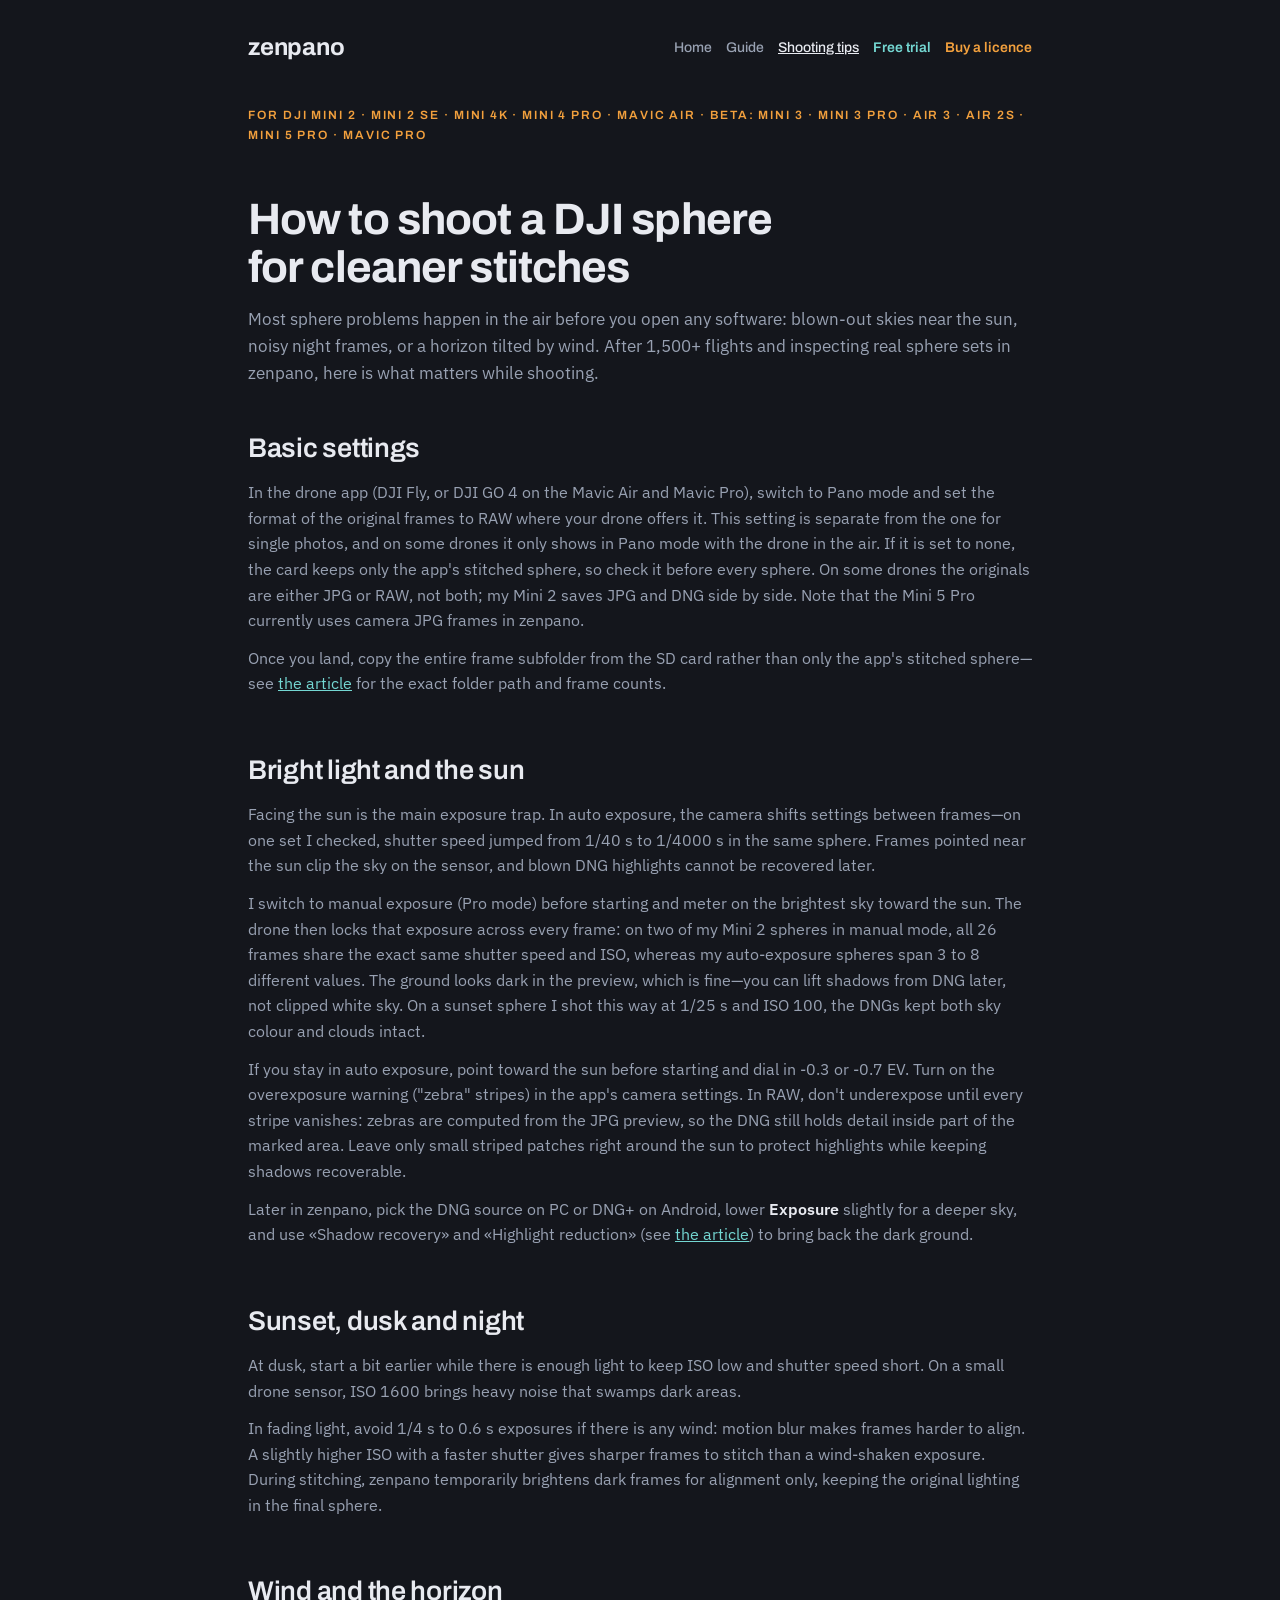
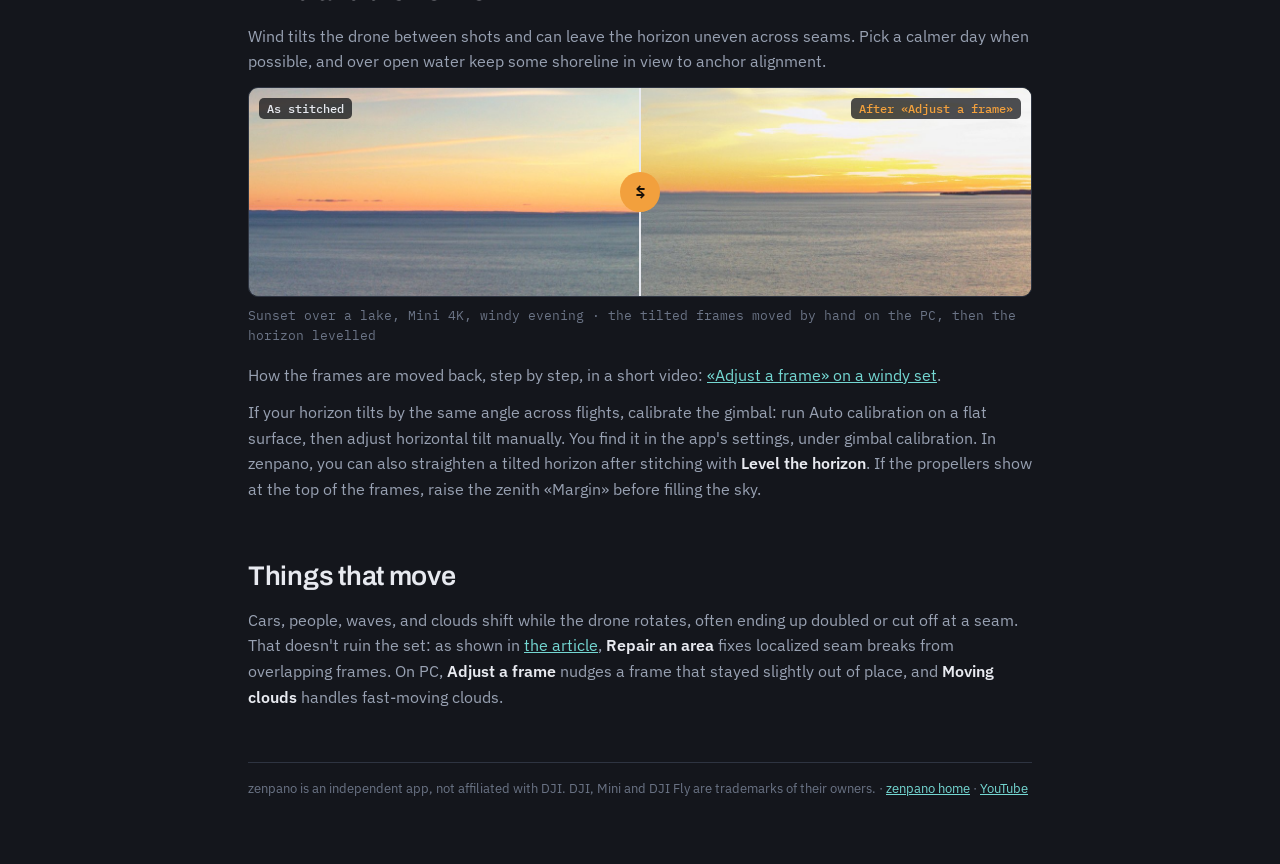
<file: dji-360-settings.html>
<!doctype html>
<html lang="en">
<head>
<meta charset="utf-8">
<meta name="viewport" content="width=device-width,initial-scale=1">
<title>How to shoot a DJI 360 sphere: settings for RAW, exposure and wind · zenpano</title>
<meta name="description" content="How to shoot a DJI 360 sphere for cleaner stitches: RAW in Pano mode, manual exposure and zebra warnings towards the sun, dusk shutter speeds, wind, horizon levelling, and moving subjects.">
<link rel="canonical" href="https://sebip.github.io/zenpano/dji-360-settings.html">
<meta property="og:title" content="How to shoot a DJI 360 sphere: settings for RAW, exposure and wind">
<meta property="og:description" content="Settings for RAW in Pano mode, exposure towards the sun, dusk, wind, and moving subjects for cleaner DJI 360 stitches.">
<meta property="og:image" content="https://sebip.github.io/zenpano/img/pano.jpg">
<meta property="og:type" content="article">
<link rel="stylesheet" href="https://fonts.googleapis.com/css2?family=Archivo:wght@500;600;700&family=IBM+Plex+Mono:wght@400;500&family=IBM+Plex+Sans:wght@400;500;600&display=swap">
<style>
 :root{
  color-scheme: dark;
  --ground:#14161c; --surface:#1b1f27; --line:#2e3441;
  --text:#e8eaf0; --dim:#98a1b2; --faint:#6b7486;
  --accent:#f2a03d; --teal:#74d7d2;
  --display:"Archivo","Helvetica Neue",Arial,sans-serif;
  --ui:"IBM Plex Sans",system-ui,-apple-system,sans-serif;
  --mono:"IBM Plex Mono",ui-monospace,Consolas,monospace;
 }
 *{box-sizing:border-box}
 body{background:var(--ground); color:var(--text); font-family:var(--ui); font-size:16px; line-height:1.6; margin:0}
 .wrap{max-width:820px; margin:0 auto; padding-inline:18px; padding-block:28px 64px; display:flex; flex-direction:column; gap:40px}
 header{display:flex; align-items:center; justify-content:space-between; gap:12px}
 .brand{font-family:var(--display); font-weight:700; font-size:24px; letter-spacing:-.01em; color:var(--text); text-decoration:none}
 header nav a{color:var(--dim); font:500 13px var(--mono); text-decoration:none}
 header nav a:hover{color:var(--text)}
 .kicker{font-family:var(--display); font-weight:600; font-size:12px; letter-spacing:.16em; text-transform:uppercase; color:var(--accent)}
 h1{font-family:var(--display); font-weight:700; font-size:clamp(28px,4.6vw,44px); line-height:1.1; letter-spacing:-.02em; margin:10px 0 14px; text-wrap:balance}
 .lede{color:var(--dim); font-size:17px; margin:0}
 section h2{font-family:var(--display); font-weight:600; font-size:clamp(21px,3vw,27px); margin:0 0 10px; letter-spacing:-.01em; text-wrap:balance}
 section p, section li{color:var(--dim)}
 section p{margin:0 0 12px}
 section ul, section ol{margin:0 0 12px; padding-left:22px}
 section li{margin-bottom:6px}
 b, strong{color:var(--text); font-weight:600}
 code{font-family:var(--mono); font-size:14px; background:var(--surface); border:1px solid var(--line); border-radius:5px; padding:1px 6px; color:var(--text)}
 .pano{border-radius:12px; overflow:hidden; border:1px solid var(--line); aspect-ratio:2/1; background:var(--surface)}
 .pano img{display:block; width:100%; height:100%; object-fit:cover}
 .cap{font-family:var(--mono); font-size:12.5px; color:var(--faint); margin:8px 0 0}
 table{width:100%; border-collapse:collapse; font-size:14.5px; margin:4px 0 12px}
 th,td{text-align:left; padding:9px 10px; border-bottom:1px solid var(--line); vertical-align:top}
 th{font-family:var(--display); font-weight:600; color:var(--text); font-size:14px}
 td{color:var(--dim)}
 td.num{font-family:var(--mono); white-space:nowrap}
 .tablewrap{overflow-x:auto}
 .cmp{position:relative; aspect-ratio:16/9; border-radius:10px; overflow:hidden; border:1px solid var(--line);
    touch-action:pan-y; user-select:none; cursor:ew-resize; --x:50%; margin-top:6px}
 .cmp img{position:absolute; inset:0; width:100%; height:100%; object-fit:cover; pointer-events:none}
 .cmp .top{clip-path:inset(0 0 0 var(--x))}
 .cmp .bar{position:absolute; top:0; bottom:0; left:var(--x); width:2px; margin-left:-1px; background:var(--text)}
 .cmp .knob{position:absolute; top:50%; left:var(--x); width:40px; height:40px; margin:-20px 0 0 -20px; border-radius:50%;
       background:var(--accent); color:#171009; display:grid; place-items:center; font:700 15px var(--mono)}
 .cmp:focus-visible{outline:2px solid var(--teal); outline-offset:2px}
 .cmp.sq{aspect-ratio:1/1; max-width:min(100%,520px)}
 .cmp.lr{aspect-ratio:1600/480}
 .cmp.f2{aspect-ratio:1600/1121}
 .cmp.band{aspect-ratio:1600/428}
 .cmp.tall{aspect-ratio:950/1400; max-width:min(100%,520px)}
 .tag{position:absolute; top:10px; font:500 12px var(--mono); padding:3px 8px; border-radius:5px; background:rgba(12,13,17,.72); color:var(--text)}
 .tag.l{left:10px} .tag.r{right:10px; color:var(--accent)}
 .kframe{width:100%; aspect-ratio:16/9; border:1px solid var(--line); border-radius:10px; background:var(--surface); margin:10px 0 6px}
 .ktabs{display:flex; gap:8px; flex-wrap:wrap; margin:10px 0 8px}
 .ktabs button{font:500 13px var(--mono); padding:7px 12px; border-radius:8px; border:1px solid var(--line); background:var(--surface); color:var(--dim); cursor:pointer}
 .ktabs button[aria-pressed=true]{background:var(--accent); color:#171009; border-color:var(--accent)}
 figure{margin:10px 0 18px}
 .shot{display:block; width:100%; height:auto; border-radius:10px; border:1px solid var(--line)}
 .check{background:rgba(242,160,61,.16); color:var(--accent); font:500 12.5px var(--mono); padding:1px 5px; border-radius:4px}
 .cta{border:1px solid var(--line); border-radius:12px; padding:22px; display:flex; flex-direction:column; gap:12px; background:var(--surface)}
 .cta h2{margin:0}
 .cta p{margin:0; color:var(--dim)}
 .btn{align-self:flex-start; background:var(--accent); color:#171009; font:600 16px var(--display); text-decoration:none; padding:12px 20px; border-radius:10px}
 .btn:focus-visible{outline:2px solid var(--teal); outline-offset:2px}
 a{color:var(--teal)}
 footer{color:var(--faint); font-size:13px; border-top:1px solid var(--line); padding-top:16px}
 hr{border:0; border-top:1px solid var(--line); width:100%}
  header{display:flex; align-items:center; justify-content:space-between; gap:12px; flex-wrap:wrap}
  .brand{font-family:var(--display); font-weight:700; font-size:24px; letter-spacing:-.01em; color:var(--text); text-decoration:none}
  .hright{display:flex; align-items:center; gap:14px; flex-wrap:wrap; justify-content:flex-end}
  header nav{display:flex; align-items:center; gap:14px; flex-wrap:wrap}
  header nav a{color:var(--dim); font:500 14px var(--display); text-decoration:none}
  header nav a:hover,header nav a:focus-visible,header nav a[aria-current]{color:var(--text); text-decoration:underline}
  header nav a.triallink{color:var(--teal); font-weight:600}
  header nav a.buylink{color:var(--accent); font-weight:600}
</style>
</head>
<body>
<div class="wrap">
 <header>
    <a class="brand" href="./">zenpano</a>
    <div class="hright"><nav aria-label="Primary"><a href="./">Home</a><a href="dji-360-panorama.html">Guide</a><a href="dji-360-settings.html" aria-current="page">Shooting tips</a><a class="triallink" href="./#download">Free trial</a><a class="buylink" href="buy.html">Buy a licence</a></nav></div>
  </header>
  <div class="kicker">For DJI Mini 2 · Mini 2 SE · Mini 4K · Mini 4 Pro · Mavic Air · beta: Mini 3 · Mini 3 Pro · Air 3 · Air 2S · Mini 5 Pro · Mavic Pro</div>

 <div>
  <h1>How to shoot a DJI sphere for cleaner stitches</h1>
  <p class="lede">Most sphere problems happen in the air before you open any software: blown-out skies near the sun, noisy night frames, or a horizon tilted by wind. After 1,500+ flights and inspecting real sphere sets in zenpano, here is what matters while shooting.</p>
 </div>

 <section>
  <h2>Basic settings</h2>
  <p>In the drone app (DJI Fly, or DJI GO 4 on the Mavic Air and Mavic Pro), switch to Pano mode and set the format of the original frames to RAW where your drone offers it. This setting is separate from the one for single photos, and on some drones it only shows in Pano mode with the drone in the air. If it is set to none, the card keeps only the app's stitched sphere, so check it before every sphere. On some drones the originals are either JPG or RAW, not both; my Mini 2 saves JPG and DNG side by side. Note that the Mini 5 Pro currently uses camera JPG frames in zenpano.</p>
  <p>Once you land, copy the entire frame subfolder from the SD card rather than only the app's stitched sphere—see <a href="dji-360-panorama.html">the article</a> for the exact folder path and frame counts.</p>
 </section>

 <section>
  <h2>Bright light and the sun</h2>
  <p>Facing the sun is the main exposure trap. In auto exposure, the camera shifts settings between frames—on one set I checked, shutter speed jumped from 1/40 s to 1/4000 s in the same sphere. Frames pointed near the sun clip the sky on the sensor, and blown DNG highlights cannot be recovered later.</p>
  <p>I switch to manual exposure (Pro mode) before starting and meter on the brightest sky toward the sun. The drone then locks that exposure across every frame: on two of my Mini 2 spheres in manual mode, all 26 frames share the exact same shutter speed and ISO, whereas my auto-exposure spheres span 3 to 8 different values. The ground looks dark in the preview, which is fine—you can lift shadows from DNG later, not clipped white sky. On a sunset sphere I shot this way at 1/25 s and ISO 100, the DNGs kept both sky colour and clouds intact.</p>
  <p>If you stay in auto exposure, point toward the sun before starting and dial in -0.3 or -0.7 EV. Turn on the overexposure warning ("zebra" stripes) in the app's camera settings. In RAW, don't underexpose until every stripe vanishes: zebras are computed from the JPG preview, so the DNG still holds detail inside part of the marked area. Leave only small striped patches right around the sun to protect highlights while keeping shadows recoverable.</p>
  <p>Later in zenpano, pick the DNG source on PC or DNG+ on Android, lower <b>Exposure</b> slightly for a deeper sky, and use «Shadow recovery» and «Highlight reduction» (see <a href="dji-360-panorama.html">the article</a>) to bring back the dark ground.</p>
 </section>

 <section>
  <h2>Sunset, dusk and night</h2>
  <p>At dusk, start a bit earlier while there is enough light to keep ISO low and shutter speed short. On a small drone sensor, ISO 1600 brings heavy noise that swamps dark areas.</p>
  <p>In fading light, avoid 1/4 s to 0.6 s exposures if there is any wind: motion blur makes frames harder to align. A slightly higher ISO with a faster shutter gives sharper frames to stitch than a wind-shaken exposure. During stitching, zenpano temporarily brightens dark frames for alignment only, keeping the original lighting in the final sphere.</p>
 </section>

 <section>
  <h2>Wind and the horizon</h2>
  <p>Wind tilts the drone between shots and can leave the horizon uneven across seams. Pick a calmer day when possible, and over open water keep some shoreline in view to anchor alignment.</p>
  <figure>
   <div class="cmp band" tabindex="0" role="slider" aria-label="Compare horizon before and after Adjust a frame" aria-valuemin="0" aria-valuemax="100" aria-valuenow="50">
    <img src="img/vant_inainte.jpg" alt="Lake horizon at sunset broken into a step where two wind-tilted frames meet">
    <img class="top" src="img/vant_ajustat.jpg" alt="The same horizon continuous after the frames were adjusted">
    <span class="tag l">As stitched</span><span class="tag r">After «Adjust a frame»</span>
    <div class="bar"></div><div class="knob">⇆</div>
   </div>
   <figcaption class="cap">Sunset over a lake, Mini 4K, windy evening · the tilted frames moved by hand on the PC, then the horizon levelled</figcaption>
  </figure>
  <p>How the frames are moved back, step by step, in a short video: <a href="https://www.youtube.com/watch?v=fiVFW6Gp0XA" target="_blank" rel="noopener">«Adjust a frame» on a windy set</a>.</p>
  <p>If your horizon tilts by the same angle across flights, calibrate the gimbal: run Auto calibration on a flat surface, then adjust horizontal tilt manually. You find it in the app's settings, under gimbal calibration. In zenpano, you can also straighten a tilted horizon after stitching with <b>Level the horizon</b>. If the propellers show at the top of the frames, raise the zenith «Margin» before filling the sky.</p>
 </section>

 <section>
  <h2>Things that move</h2>
  <p>Cars, people, waves, and clouds shift while the drone rotates, often ending up doubled or cut off at a seam. That doesn't ruin the set: as shown in <a href="dji-360-panorama.html">the article</a>, <b>Repair an area</b> fixes localized seam breaks from overlapping frames. On PC, <b>Adjust a frame</b> nudges a frame that stayed slightly out of place, and <b>Moving clouds</b> handles fast-moving clouds.</p>
 </section>

 <footer>zenpano is an independent app, not affiliated with DJI. DJI, Mini and DJI Fly are trademarks of their owners. · <a href="./">zenpano home</a> · <a href="https://www.youtube.com/@zenpano" target="_blank" rel="noopener">YouTube</a></footer>
</div>
<script>
 document.querySelectorAll('.cmp').forEach(function (el) {
  function set(p) { p = Math.max(0, Math.min(100, p)); el.style.setProperty('--x', p + '%'); el.setAttribute('aria-valuenow', Math.round(p)); }
  function fromEvent(e) { var r = el.getBoundingClientRect(); set((e.clientX - r.left) / r.width * 100); }
  var drag = false;
  el.addEventListener('pointerdown', function (e) { drag = true; el.setPointerCapture(e.pointerId); fromEvent(e); });
  el.addEventListener('pointermove', function (e) { if (drag) fromEvent(e); });
  el.addEventListener('pointerup', function () { drag = false; });
  el.addEventListener('keydown', function (e) {
   var v = parseFloat(el.getAttribute('aria-valuenow'));
   if (e.key === 'ArrowLeft') { set(v - 5); e.preventDefault(); }
   if (e.key === 'ArrowRight') { set(v + 5); e.preventDefault(); }
  });
 });
</script>
<script data-goatcounter="https://zenpano.goatcounter.com/count" async src="//gc.zgo.at/count.js"></script>
</body>
</html>
</file>
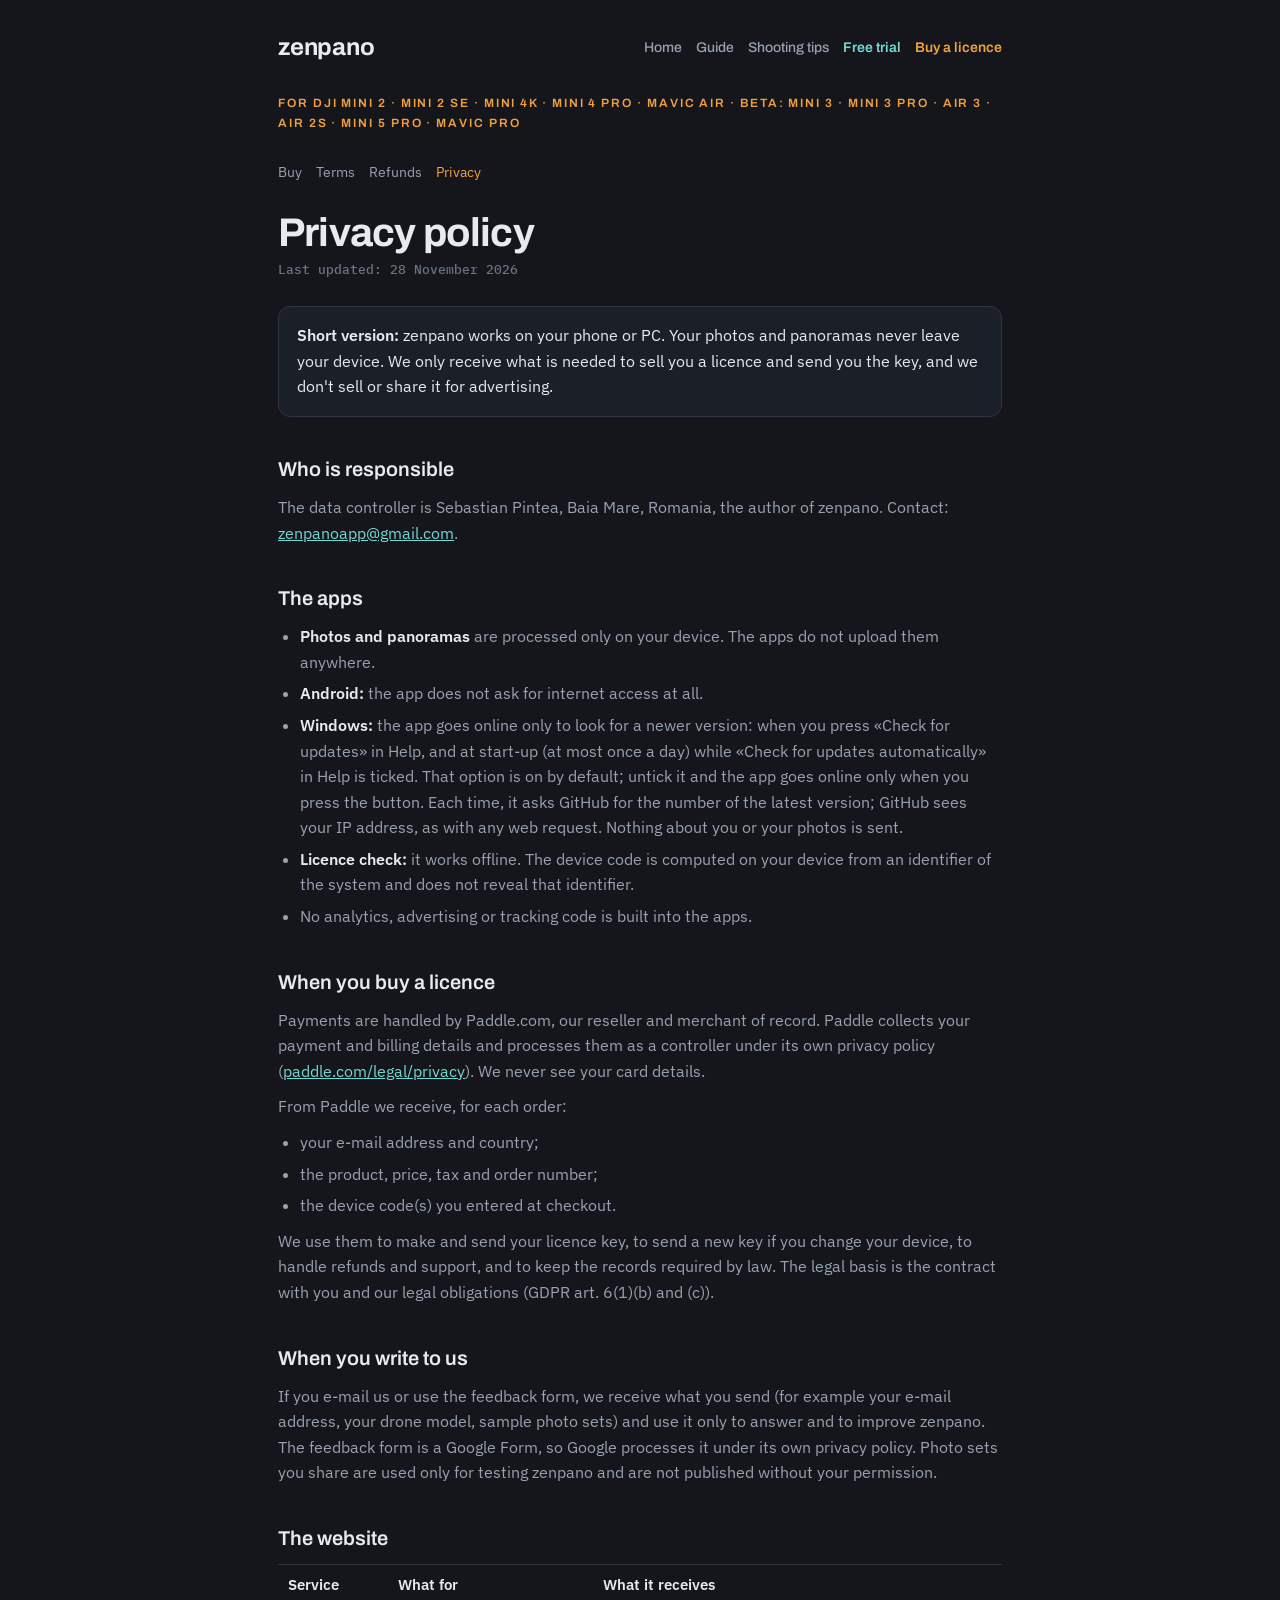
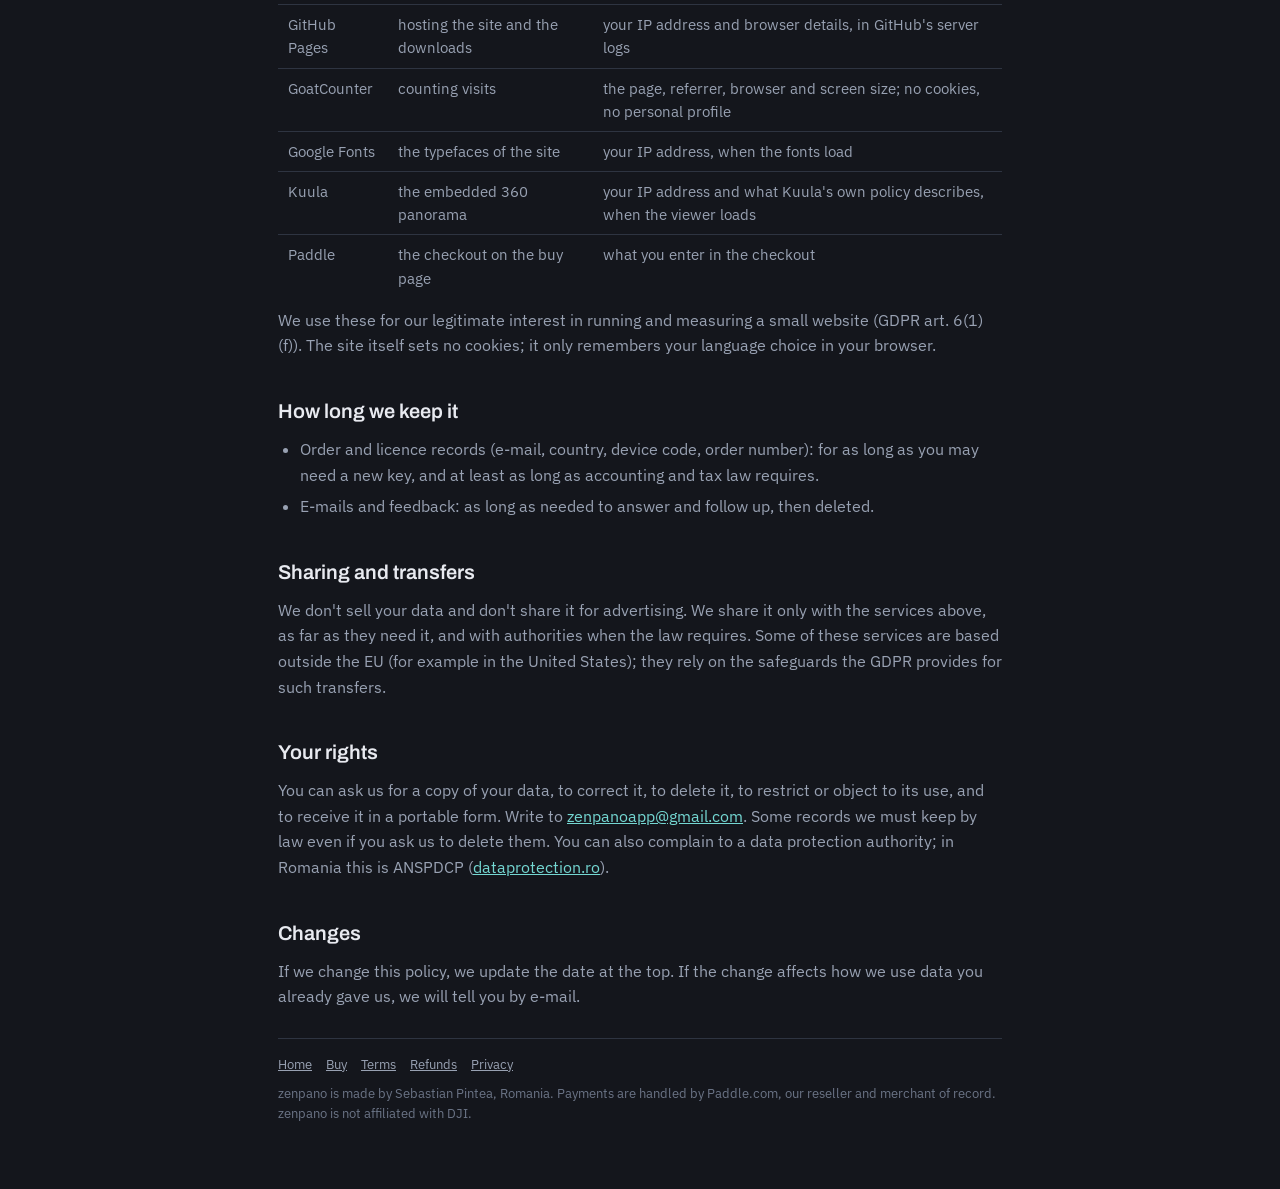
<file: privacy.html>
<!doctype html>
<html lang="en">
<head>
<meta charset="utf-8">
<meta name="robots" content="noindex">
<meta name="viewport" content="width=device-width,initial-scale=1">
<title>zenpano · Privacy policy</title>
<meta name="description" content="zenpano privacy policy: the apps work offline and never upload your photos; what we receive when you buy a licence.">
<link rel="stylesheet" href="https://fonts.googleapis.com/css2?family=Archivo:wght@500;600;700&family=IBM+Plex+Mono:wght@400;500&family=IBM+Plex+Sans:wght@400;500;600&display=swap">
<link rel="stylesheet" href="legal.css">
</head>
<body>
<div class="wrap">
  <header>
    <a class="brand" href="./">zenpano</a>
    <div class="hright"><nav class="main" aria-label="Primary"><a href="./">Home</a><a href="dji-360-panorama.html">Guide</a><a href="dji-360-settings.html">Shooting tips</a><a href="./#download" class="triallink">Free trial</a><a href="buy.html" class="buylink">Buy a licence</a></nav></div>
  </header>
  <div class="kicker">For DJI Mini 2 · Mini 2 SE · Mini 4K · Mini 4 Pro · Mavic Air · beta: Mini 3 · Mini 3 Pro · Air 3 · Air 2S · Mini 5 Pro · Mavic Pro</div>
  <nav class="legal" aria-label="Legal">
      <a href="buy.html">Buy</a>
      <a href="terms.html">Terms</a>
      <a href="refund.html">Refunds</a>
      <a href="privacy.html" aria-current="page">Privacy</a>
    </nav>

  <div>
    <h1>Privacy policy</h1>
    <p class="meta">Last updated: 28 November 2026</p>
  </div>

  <div class="box">
    <p><strong>Short version:</strong> zenpano works on your phone or PC. Your photos and panoramas never leave your device. We only receive what is needed to sell you a licence and send you the key, and we don't sell or share it for advertising.</p>
  </div>

  <section>
    <h2>Who is responsible</h2>
    <p>The data controller is Sebastian Pintea, Baia Mare, Romania, the author of zenpano. Contact: <a class="zp-mail" href="#" data-u="zenpanoapp" data-d="gmail.com">zenpanoapp (at) gmail.com</a>.</p>
  </section>

  <section>
    <h2>The apps</h2>
    <ul>
      <li><strong>Photos and panoramas</strong> are processed only on your device. The apps do not upload them anywhere.</li>
      <li><strong>Android:</strong> the app does not ask for internet access at all.</li>
      <li><strong>Windows:</strong> the app goes online only to look for a newer version: when you press «Check for updates» in Help, and at start-up (at most once a day) while «Check for updates automatically» in Help is ticked. That option is on by default; untick it and the app goes online only when you press the button. Each time, it asks GitHub for the number of the latest version; GitHub sees your IP address, as with any web request. Nothing about you or your photos is sent.</li>
      <li><strong>Licence check:</strong> it works offline. The device code is computed on your device from an identifier of the system and does not reveal that identifier.</li>
      <li>No analytics, advertising or tracking code is built into the apps.</li>
    </ul>
  </section>

  <section>
    <h2>When you buy a licence</h2>
    <p>Payments are handled by Paddle.com, our reseller and merchant of record. Paddle collects your payment and billing details and processes them as a controller under its own privacy policy (<a href="https://www.paddle.com/legal/privacy" rel="noopener">paddle.com/legal/privacy</a>). We never see your card details.</p>
    <p>From Paddle we receive, for each order:</p>
    <ul>
      <li>your e-mail address and country;</li>
      <li>the product, price, tax and order number;</li>
      <li>the device code(s) you entered at checkout.</li>
    </ul>
    <p>We use them to make and send your licence key, to send a new key if you change your device, to handle refunds and support, and to keep the records required by law. The legal basis is the contract with you and our legal obligations (GDPR art. 6(1)(b) and (c)).</p>
  </section>

  <section>
    <h2>When you write to us</h2>
    <p>If you e-mail us or use the feedback form, we receive what you send (for example your e-mail address, your drone model, sample photo sets) and use it only to answer and to improve zenpano. The feedback form is a Google Form, so Google processes it under its own privacy policy. Photo sets you share are used only for testing zenpano and are not published without your permission.</p>
  </section>

  <section>
    <h2>The website</h2>
    <div class="tablewrap">
      <table>
        <thead><tr><th scope="col">Service</th><th scope="col">What for</th><th scope="col">What it receives</th></tr></thead>
        <tbody>
          <tr><td>GitHub Pages</td><td>hosting the site and the downloads</td><td>your IP address and browser details, in GitHub's server logs</td></tr>
          <tr><td>GoatCounter</td><td>counting visits</td><td>the page, referrer, browser and screen size; no cookies, no personal profile</td></tr>
          <tr><td>Google Fonts</td><td>the typefaces of the site</td><td>your IP address, when the fonts load</td></tr>
          <tr><td>Kuula</td><td>the embedded 360 panorama</td><td>your IP address and what Kuula's own policy describes, when the viewer loads</td></tr>
          <tr><td>Paddle</td><td>the checkout on the buy page</td><td>what you enter in the checkout</td></tr>
        </tbody>
      </table>
    </div>
    <p>We use these for our legitimate interest in running and measuring a small website (GDPR art. 6(1)(f)). The site itself sets no cookies; it only remembers your language choice in your browser.</p>
  </section>

  <section>
    <h2>How long we keep it</h2>
    <ul>
      <li>Order and licence records (e-mail, country, device code, order number): for as long as you may need a new key, and at least as long as accounting and tax law requires.</li>
      <li>E-mails and feedback: as long as needed to answer and follow up, then deleted.</li>
    </ul>
  </section>

  <section>
    <h2>Sharing and transfers</h2>
    <p>We don't sell your data and don't share it for advertising. We share it only with the services above, as far as they need it, and with authorities when the law requires. Some of these services are based outside the EU (for example in the United States); they rely on the safeguards the GDPR provides for such transfers.</p>
  </section>

  <section>
    <h2>Your rights</h2>
    <p>You can ask us for a copy of your data, to correct it, to delete it, to restrict or object to its use, and to receive it in a portable form. Write to <a class="zp-mail" href="#" data-u="zenpanoapp" data-d="gmail.com">zenpanoapp (at) gmail.com</a>. Some records we must keep by law even if you ask us to delete them. You can also complain to a data protection authority; in Romania this is ANSPDCP (<a href="https://www.dataprotection.ro" rel="noopener">dataprotection.ro</a>).</p>
  </section>

  <section>
    <h2>Changes</h2>
    <p>If we change this policy, we update the date at the top. If the change affects how we use data you already gave us, we will tell you by e-mail.</p>
  </section>

  <footer>
    <nav aria-label="Footer">
      <a href="./">Home</a><a href="buy.html">Buy</a><a href="terms.html">Terms</a><a href="refund.html">Refunds</a><a href="privacy.html">Privacy</a>
    </nav>
    <span>zenpano is made by Sebastian Pintea, Romania. Payments are handled by Paddle.com, our reseller and merchant of record. zenpano is not affiliated with DJI.</span>
  </footer>
</div>
<script src="mail.js" defer></script>
</body>
</html>
</file>
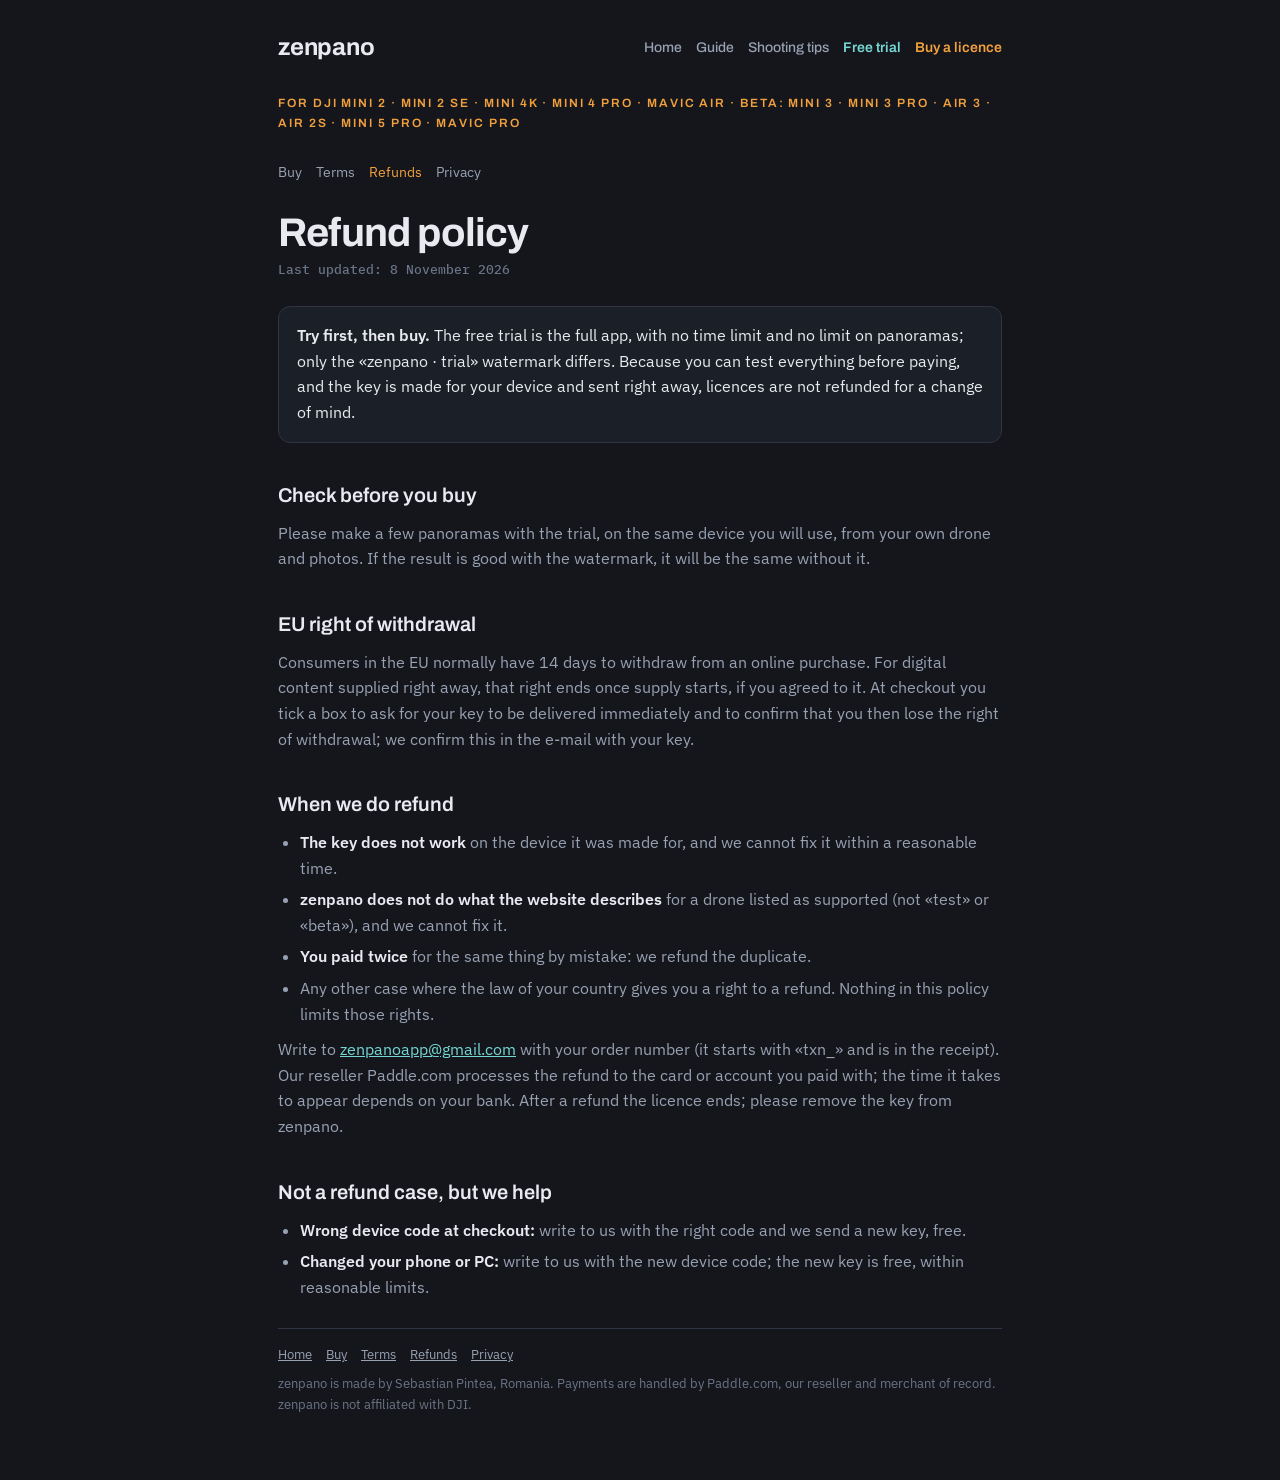
<file: refund.html>
<!doctype html>
<html lang="en">
<head>
<meta charset="utf-8">
<meta name="robots" content="noindex">
<meta name="viewport" content="width=device-width,initial-scale=1">
<title>zenpano · Refund policy</title>
<meta name="description" content="zenpano refund policy: try the free trial first; licence keys are delivered right away and are not refundable except where the law requires.">
<link rel="stylesheet" href="https://fonts.googleapis.com/css2?family=Archivo:wght@500;600;700&family=IBM+Plex+Mono:wght@400;500&family=IBM+Plex+Sans:wght@400;500;600&display=swap">
<link rel="stylesheet" href="legal.css">
</head>
<body>
<div class="wrap">
  <header>
    <a class="brand" href="./">zenpano</a>
    <div class="hright"><nav class="main" aria-label="Primary"><a href="./">Home</a><a href="dji-360-panorama.html">Guide</a><a href="dji-360-settings.html">Shooting tips</a><a href="./#download" class="triallink">Free trial</a><a href="buy.html" class="buylink">Buy a licence</a></nav></div>
  </header>
  <div class="kicker">For DJI Mini 2 · Mini 2 SE · Mini 4K · Mini 4 Pro · Mavic Air · beta: Mini 3 · Mini 3 Pro · Air 3 · Air 2S · Mini 5 Pro · Mavic Pro</div>
  <nav class="legal" aria-label="Legal">
      <a href="buy.html">Buy</a>
      <a href="terms.html">Terms</a>
      <a href="refund.html" aria-current="page">Refunds</a>
      <a href="privacy.html">Privacy</a>
    </nav>

  <div>
    <h1>Refund policy</h1>
    <p class="meta">Last updated: 8 November 2026</p>
  </div>

  <div class="box">
    <p><strong>Try first, then buy.</strong> The free trial is the full app, with no time limit and no limit on panoramas; only the «zenpano · trial» watermark differs. Because you can test everything before paying, and the key is made for your device and sent right away, licences are not refunded for a change of mind.</p>
  </div>

  <section>
    <h2>Check before you buy</h2>
    <p>Please make a few panoramas with the trial, on the same device you will use, from your own drone and photos. If the result is good with the watermark, it will be the same without it.</p>
  </section>

  <section>
    <h2>EU right of withdrawal</h2>
    <p>Consumers in the EU normally have 14 days to withdraw from an online purchase. For digital content supplied right away, that right ends once supply starts, if you agreed to it. At checkout you tick a box to ask for your key to be delivered immediately and to confirm that you then lose the right of withdrawal; we confirm this in the e-mail with your key.</p>
  </section>

  <section>
    <h2>When we do refund</h2>
    <ul>
      <li><strong>The key does not work</strong> on the device it was made for, and we cannot fix it within a reasonable time.</li>
      <li><strong>zenpano does not do what the website describes</strong> for a drone listed as supported (not «test» or «beta»), and we cannot fix it.</li>
      <li><strong>You paid twice</strong> for the same thing by mistake: we refund the duplicate.</li>
      <li>Any other case where the law of your country gives you a right to a refund. Nothing in this policy limits those rights.</li>
    </ul>
    <p>Write to <a class="zp-mail" href="#" data-u="zenpanoapp" data-d="gmail.com">zenpanoapp (at) gmail.com</a> with your order number (it starts with «txn_» and is in the receipt). Our reseller Paddle.com processes the refund to the card or account you paid with; the time it takes to appear depends on your bank. After a refund the licence ends; please remove the key from zenpano.</p>
  </section>

  <section>
    <h2>Not a refund case, but we help</h2>
    <ul>
      <li><strong>Wrong device code at checkout:</strong> write to us with the right code and we send a new key, free.</li>
      <li><strong>Changed your phone or PC:</strong> write to us with the new device code; the new key is free, within reasonable limits.</li>
    </ul>
  </section>

  <footer>
    <nav aria-label="Footer">
      <a href="./">Home</a><a href="buy.html">Buy</a><a href="terms.html">Terms</a><a href="refund.html">Refunds</a><a href="privacy.html">Privacy</a>
    </nav>
    <span>zenpano is made by Sebastian Pintea, Romania. Payments are handled by Paddle.com, our reseller and merchant of record. zenpano is not affiliated with DJI.</span>
  </footer>
</div>
<script src="mail.js" defer></script>
</body>
</html>
</file>
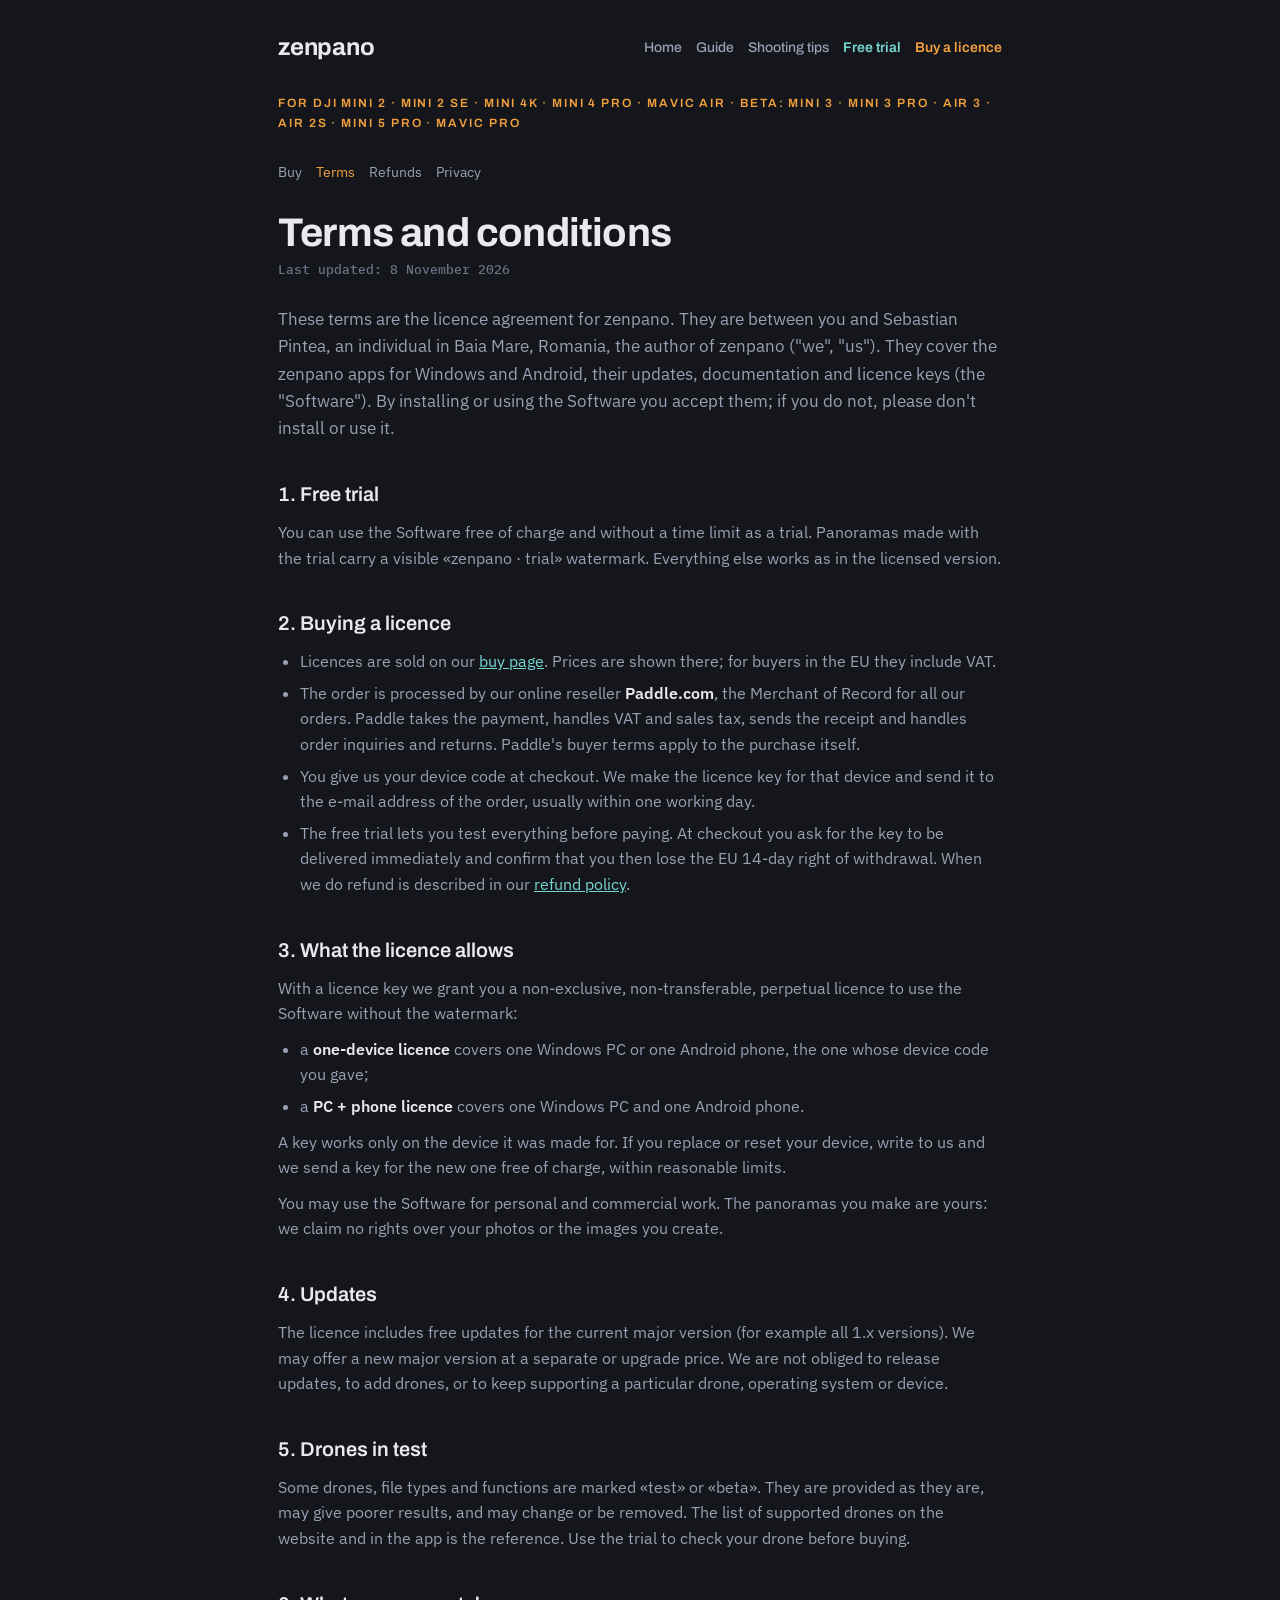
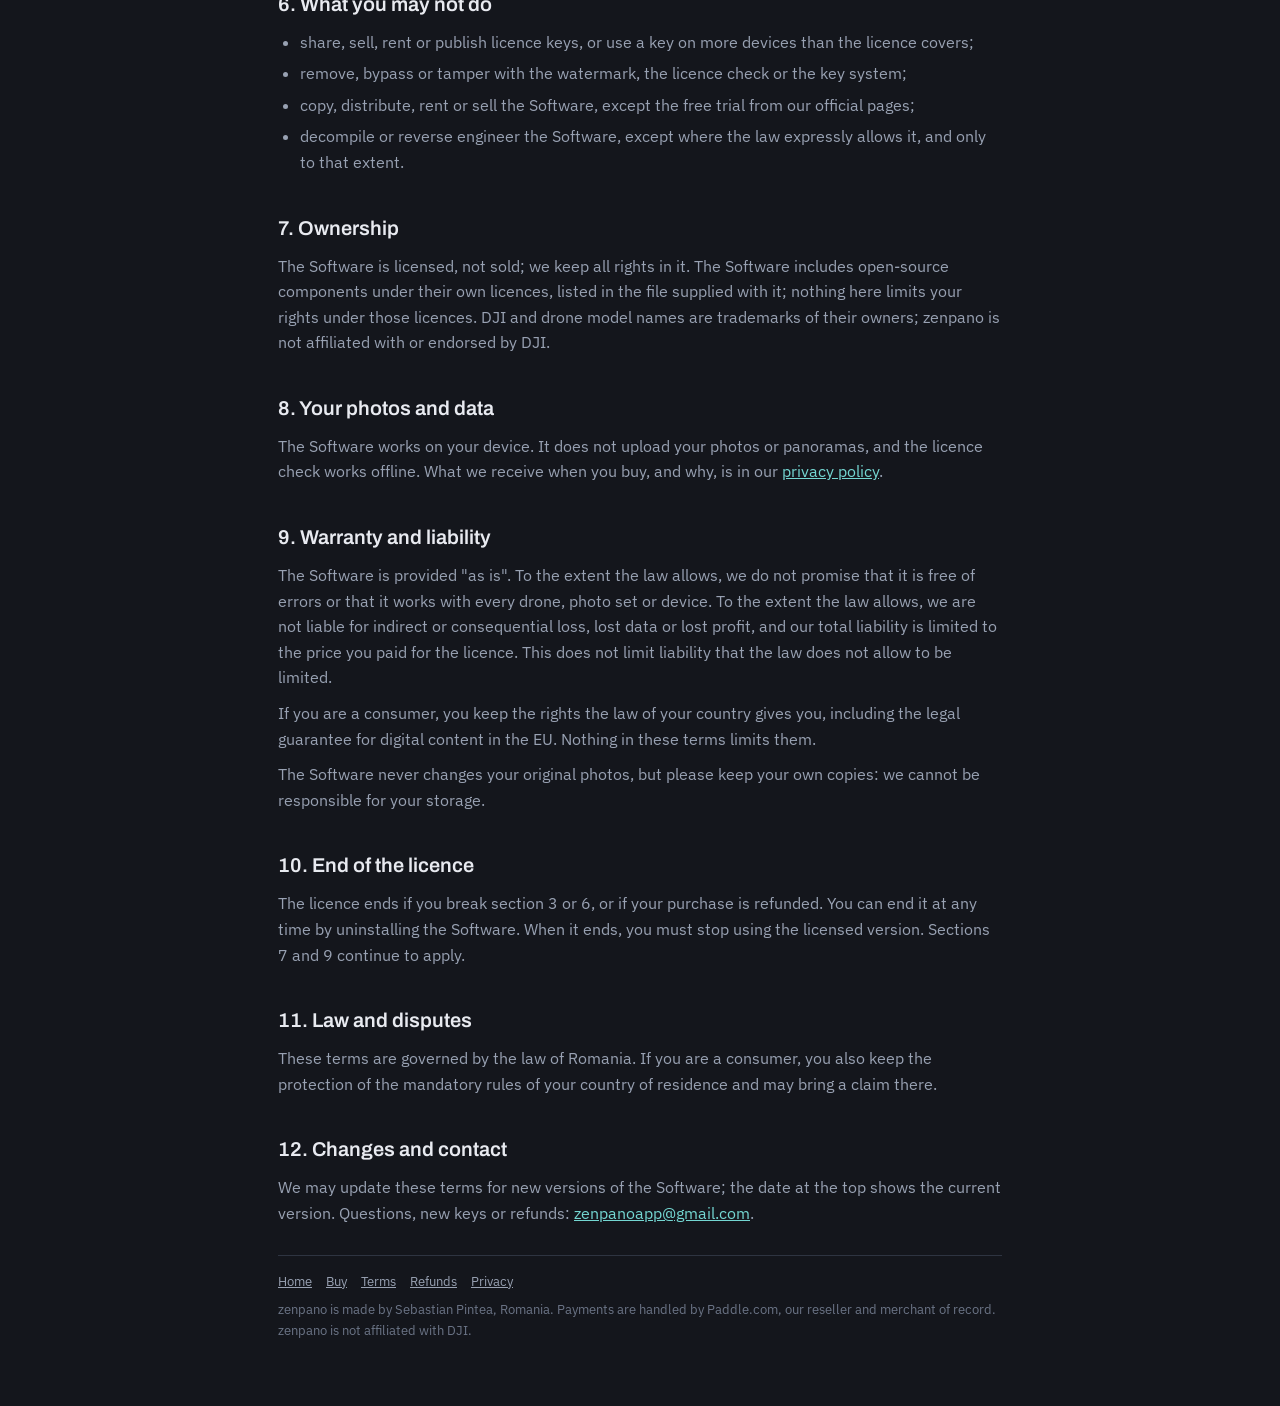
<file: terms.html>
<!doctype html>
<html lang="en">
<head>
<meta charset="utf-8">
<meta name="robots" content="noindex">
<meta name="viewport" content="width=device-width,initial-scale=1">
<title>zenpano · Terms and conditions</title>
<meta name="description" content="zenpano terms and conditions and end user licence agreement for the Windows and Android apps.">
<link rel="stylesheet" href="https://fonts.googleapis.com/css2?family=Archivo:wght@500;600;700&family=IBM+Plex+Mono:wght@400;500&family=IBM+Plex+Sans:wght@400;500;600&display=swap">
<link rel="stylesheet" href="legal.css">
</head>
<body>
<div class="wrap">
  <header>
    <a class="brand" href="./">zenpano</a>
    <div class="hright"><nav class="main" aria-label="Primary"><a href="./">Home</a><a href="dji-360-panorama.html">Guide</a><a href="dji-360-settings.html">Shooting tips</a><a href="./#download" class="triallink">Free trial</a><a href="buy.html" class="buylink">Buy a licence</a></nav></div>
  </header>
  <div class="kicker">For DJI Mini 2 · Mini 2 SE · Mini 4K · Mini 4 Pro · Mavic Air · beta: Mini 3 · Mini 3 Pro · Air 3 · Air 2S · Mini 5 Pro · Mavic Pro</div>
  <nav class="legal" aria-label="Legal">
      <a href="buy.html">Buy</a>
      <a href="terms.html" aria-current="page">Terms</a>
      <a href="refund.html">Refunds</a>
      <a href="privacy.html">Privacy</a>
    </nav>

  <div>
    <h1>Terms and conditions</h1>
    <p class="meta">Last updated: 8 November 2026</p>
  </div>

  <p class="lede">These terms are the licence agreement for zenpano. They are between you and Sebastian Pintea, an individual in Baia Mare, Romania, the author of zenpano ("we", "us"). They cover the zenpano apps for Windows and Android, their updates, documentation and licence keys (the "Software"). By installing or using the Software you accept them; if you do not, please don't install or use it.</p>

  <section>
    <h2>1. Free trial</h2>
    <p>You can use the Software free of charge and without a time limit as a trial. Panoramas made with the trial carry a visible «zenpano · trial» watermark. Everything else works as in the licensed version.</p>
  </section>

  <section>
    <h2>2. Buying a licence</h2>
    <ul>
      <li>Licences are sold on our <a href="buy.html">buy page</a>. Prices are shown there; for buyers in the EU they include VAT.</li>
      <li>The order is processed by our online reseller <strong>Paddle.com</strong>, the Merchant of Record for all our orders. Paddle takes the payment, handles VAT and sales tax, sends the receipt and handles order inquiries and returns. Paddle's buyer terms apply to the purchase itself.</li>
      <li>You give us your device code at checkout. We make the licence key for that device and send it to the e-mail address of the order, usually within one working day.</li>
      <li>The free trial lets you test everything before paying. At checkout you ask for the key to be delivered immediately and confirm that you then lose the EU 14-day right of withdrawal. When we do refund is described in our <a href="refund.html">refund policy</a>.</li>
    </ul>
  </section>

  <section>
    <h2>3. What the licence allows</h2>
    <p>With a licence key we grant you a non-exclusive, non-transferable, perpetual licence to use the Software without the watermark:</p>
    <ul>
      <li>a <strong>one-device licence</strong> covers one Windows PC or one Android phone, the one whose device code you gave;</li>
      <li>a <strong>PC + phone licence</strong> covers one Windows PC and one Android phone.</li>
    </ul>
    <p>A key works only on the device it was made for. If you replace or reset your device, write to us and we send a key for the new one free of charge, within reasonable limits.</p>
    <p>You may use the Software for personal and commercial work. The panoramas you make are yours: we claim no rights over your photos or the images you create.</p>
  </section>

  <section>
    <h2>4. Updates</h2>
    <p>The licence includes free updates for the current major version (for example all 1.x versions). We may offer a new major version at a separate or upgrade price. We are not obliged to release updates, to add drones, or to keep supporting a particular drone, operating system or device.</p>
  </section>

  <section>
    <h2>5. Drones in test</h2>
    <p>Some drones, file types and functions are marked «test» or «beta». They are provided as they are, may give poorer results, and may change or be removed. The list of supported drones on the website and in the app is the reference. Use the trial to check your drone before buying.</p>
  </section>

  <section>
    <h2>6. What you may not do</h2>
    <ul>
      <li>share, sell, rent or publish licence keys, or use a key on more devices than the licence covers;</li>
      <li>remove, bypass or tamper with the watermark, the licence check or the key system;</li>
      <li>copy, distribute, rent or sell the Software, except the free trial from our official pages;</li>
      <li>decompile or reverse engineer the Software, except where the law expressly allows it, and only to that extent.</li>
    </ul>
  </section>

  <section>
    <h2>7. Ownership</h2>
    <p>The Software is licensed, not sold; we keep all rights in it. The Software includes open-source components under their own licences, listed in the file supplied with it; nothing here limits your rights under those licences. DJI and drone model names are trademarks of their owners; zenpano is not affiliated with or endorsed by DJI.</p>
  </section>

  <section>
    <h2>8. Your photos and data</h2>
    <p>The Software works on your device. It does not upload your photos or panoramas, and the licence check works offline. What we receive when you buy, and why, is in our <a href="privacy.html">privacy policy</a>.</p>
  </section>

  <section>
    <h2>9. Warranty and liability</h2>
    <p>The Software is provided "as is". To the extent the law allows, we do not promise that it is free of errors or that it works with every drone, photo set or device. To the extent the law allows, we are not liable for indirect or consequential loss, lost data or lost profit, and our total liability is limited to the price you paid for the licence. This does not limit liability that the law does not allow to be limited.</p>
    <p>If you are a consumer, you keep the rights the law of your country gives you, including the legal guarantee for digital content in the EU. Nothing in these terms limits them.</p>
    <p>The Software never changes your original photos, but please keep your own copies: we cannot be responsible for your storage.</p>
  </section>

  <section>
    <h2>10. End of the licence</h2>
    <p>The licence ends if you break section 3 or 6, or if your purchase is refunded. You can end it at any time by uninstalling the Software. When it ends, you must stop using the licensed version. Sections 7 and 9 continue to apply.</p>
  </section>

  <section>
    <h2>11. Law and disputes</h2>
    <p>These terms are governed by the law of Romania. If you are a consumer, you also keep the protection of the mandatory rules of your country of residence and may bring a claim there.</p>
  </section>

  <section>
    <h2>12. Changes and contact</h2>
    <p>We may update these terms for new versions of the Software; the date at the top shows the current version. Questions, new keys or refunds: <a class="zp-mail" href="#" data-u="zenpanoapp" data-d="gmail.com">zenpanoapp (at) gmail.com</a>.</p>
  </section>

  <footer>
    <nav aria-label="Footer">
      <a href="./">Home</a><a href="buy.html">Buy</a><a href="terms.html">Terms</a><a href="refund.html">Refunds</a><a href="privacy.html">Privacy</a>
    </nav>
    <span>zenpano is made by Sebastian Pintea, Romania. Payments are handled by Paddle.com, our reseller and merchant of record. zenpano is not affiliated with DJI.</span>
  </footer>
</div>
<script src="mail.js" defer></script>
</body>
</html>
</file>
<file: legal.css>
/* Shared style for terms / refund / privacy: same dusk palette as index.html, reading width. */
:root{
  color-scheme: dark;
  --ground:#14161c; --surface:#1b1f27; --line:#2e3441;
  --text:#e8eaf0; --dim:#98a1b2; --faint:#6b7486;
  --accent:#f2a03d; --teal:#74d7d2;
  --display:"Archivo","Helvetica Neue",Arial,sans-serif;
  --ui:"IBM Plex Sans",system-ui,-apple-system,sans-serif;
  --mono:"IBM Plex Mono",ui-monospace,Consolas,monospace;
}
*{box-sizing:border-box}
body{background:var(--ground); color:var(--text); font-family:var(--ui); font-size:16px; line-height:1.6; margin:0}
.wrap{max-width:760px; margin:0 auto; padding-inline:18px; padding-block:28px 64px; display:flex; flex-direction:column; gap:28px}
header{display:flex; align-items:center; justify-content:space-between; gap:12px; flex-wrap:wrap}
.brand{font-family:var(--display); font-weight:700; font-size:24px; letter-spacing:-.01em; color:var(--text); text-decoration:none}
nav.legal{display:flex; gap:14px; flex-wrap:wrap; font-size:14px}
nav.legal a{color:var(--dim); text-decoration:none}
nav.legal a[aria-current=page]{color:var(--accent)}
nav.legal a:hover, nav.legal a:focus-visible{color:var(--text)}
h1{font-family:var(--display); font-weight:700; font-size:clamp(28px,4.4vw,40px); line-height:1.1; letter-spacing:-.02em; margin:0}
.meta{font:500 13px var(--mono); color:var(--faint); margin:6px 0 0}
.lede{color:var(--dim); font-size:17px; margin:0}
h2{font-family:var(--display); font-weight:600; font-size:20px; margin:8px 0 0}
p, li{color:var(--dim)}
p{margin:0}
ul{margin:0; padding-left:22px; display:flex; flex-direction:column; gap:6px}
strong{color:var(--text); font-weight:600}
a{color:var(--teal)}
section{display:flex; flex-direction:column; gap:10px}
.box{border:1px solid var(--line); border-radius:12px; padding:16px 18px; background:var(--surface); display:flex; flex-direction:column; gap:8px}
.box p{color:var(--text)}
.ph{background:rgba(242,160,61,.18); color:var(--accent); border-radius:4px; padding:0 4px; font-family:var(--mono); font-size:.92em}
table{border-collapse:collapse; width:100%; font-size:14.5px}
th, td{text-align:left; vertical-align:top; padding:8px 10px; border-top:1px solid var(--line); color:var(--dim)}
th{color:var(--text); font-weight:600}
.tablewrap{overflow-x:auto}
footer{color:var(--faint); font-size:13px; border-top:1px solid var(--line); padding-top:16px; display:flex; flex-direction:column; gap:8px}
footer nav{display:flex; gap:14px; flex-wrap:wrap}
footer a{color:var(--dim)}

header{display:flex; align-items:center; justify-content:space-between; gap:12px; flex-wrap:wrap}
.hright{display:flex; align-items:center; gap:14px; flex-wrap:wrap; justify-content:flex-end}
header nav.main{display:flex; align-items:center; gap:14px; flex-wrap:wrap}
header nav.main a{color:var(--dim); font:500 14px var(--display); text-decoration:none}
header nav.main a:hover,header nav.main a:focus-visible,header nav.main a[aria-current]{color:var(--text); text-decoration:underline}
header nav.main a.triallink{color:var(--teal); font-weight:600}
header nav.main a.buylink{color:var(--accent); font-weight:600}
.kicker{font-family:var(--display); font-weight:600; font-size:12px; letter-spacing:.16em; text-transform:uppercase; color:var(--accent)}
</file>
